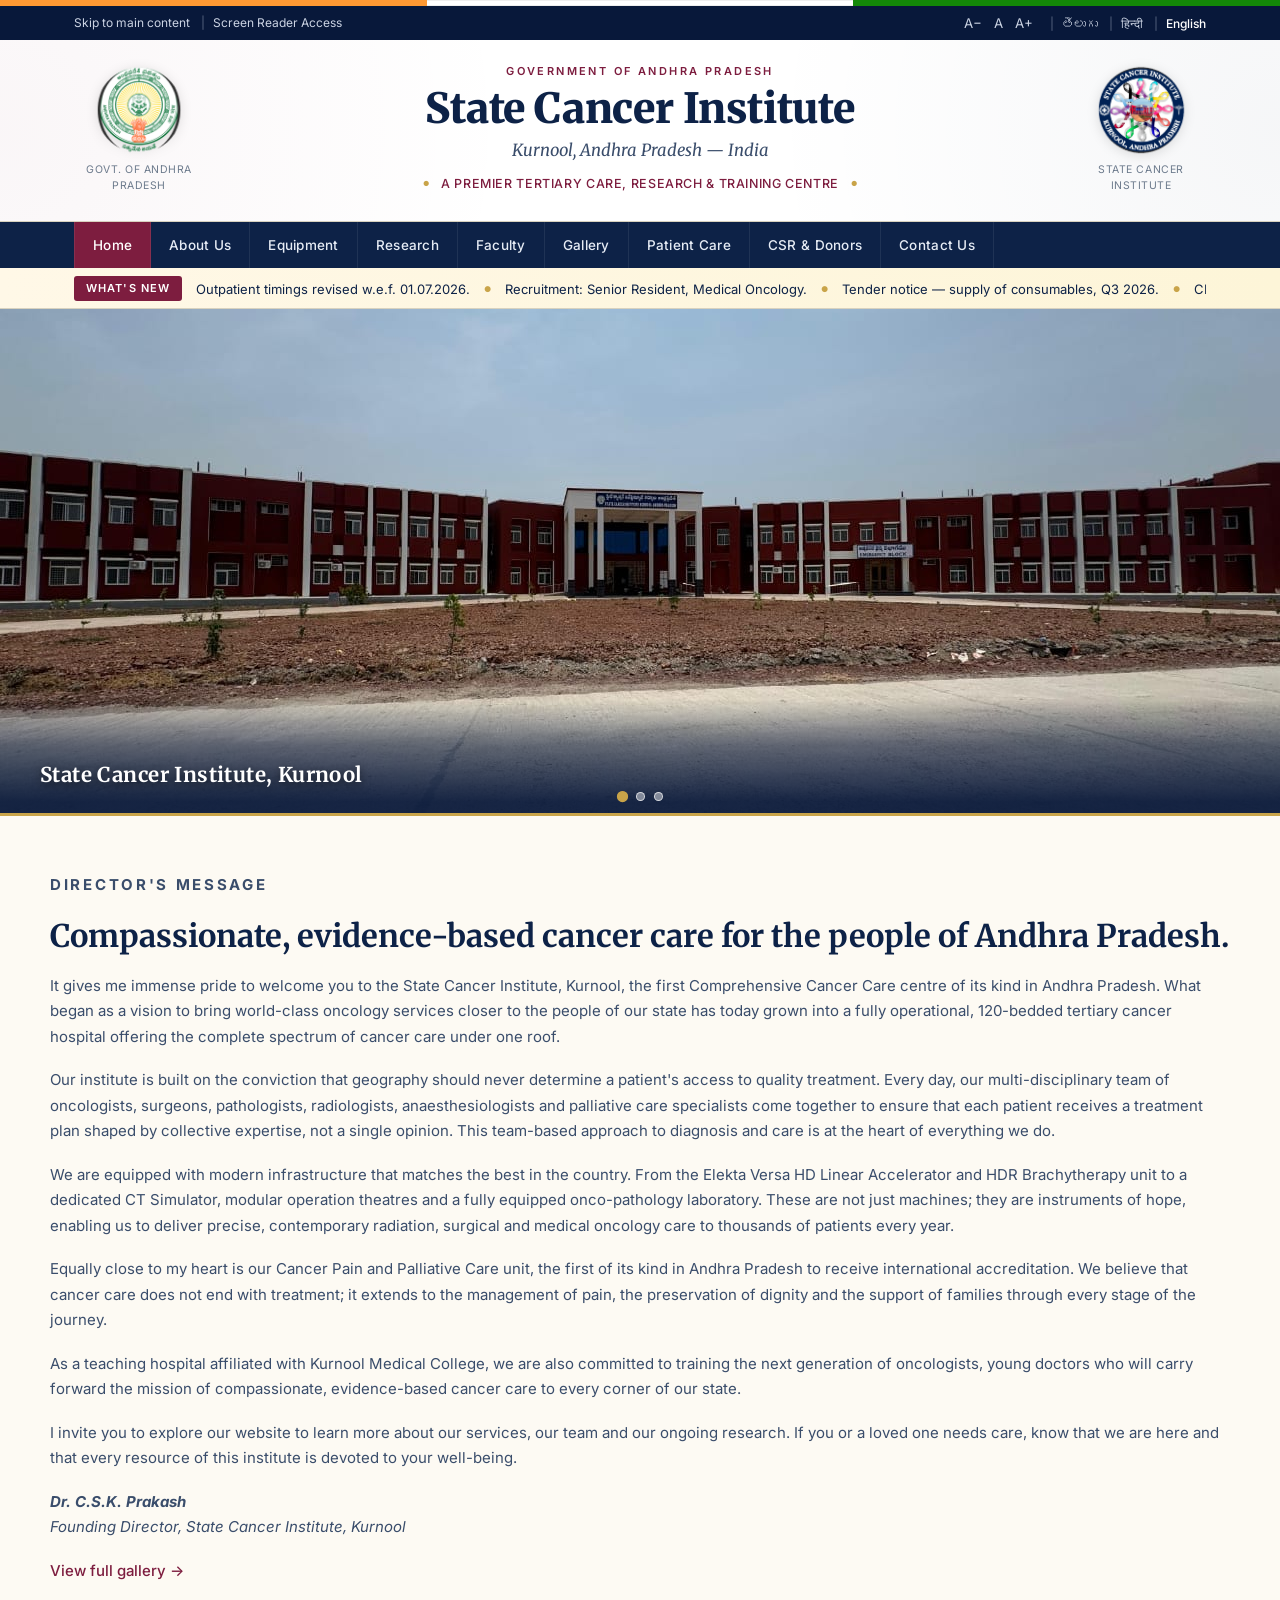
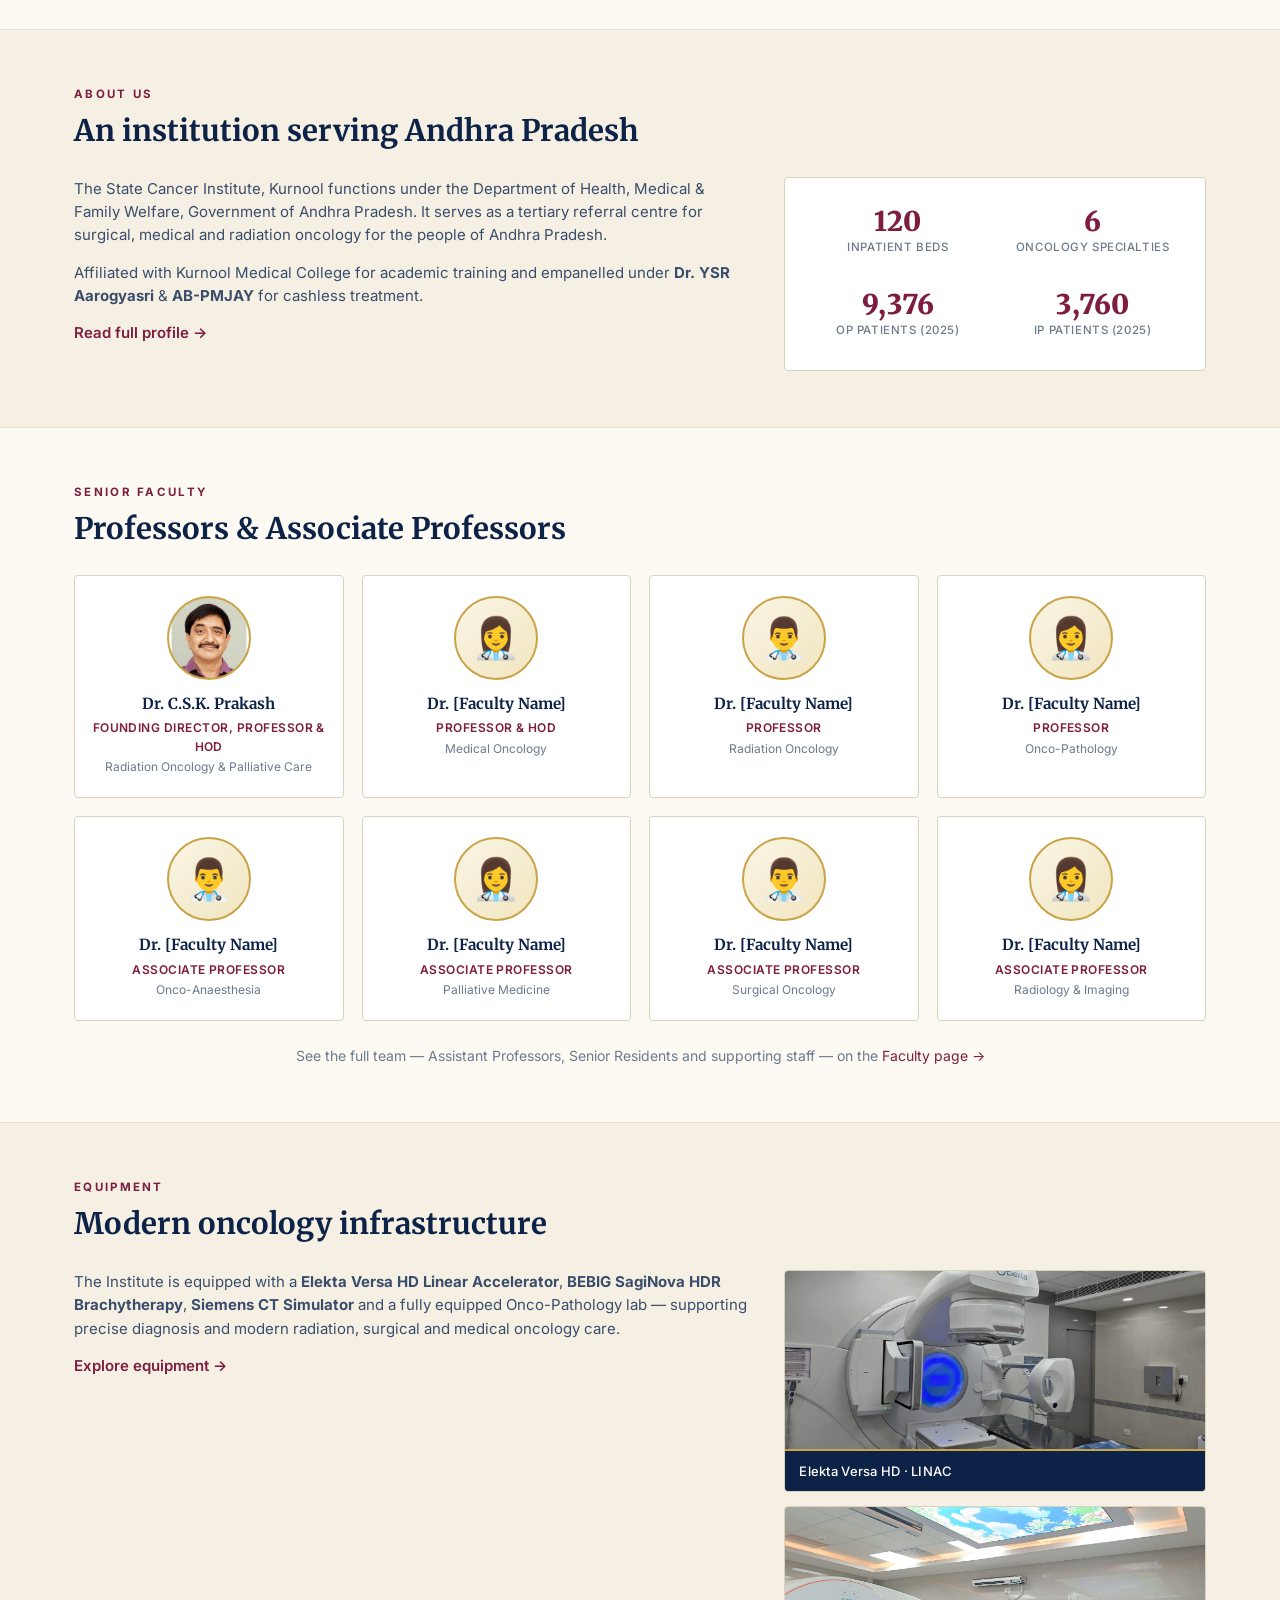
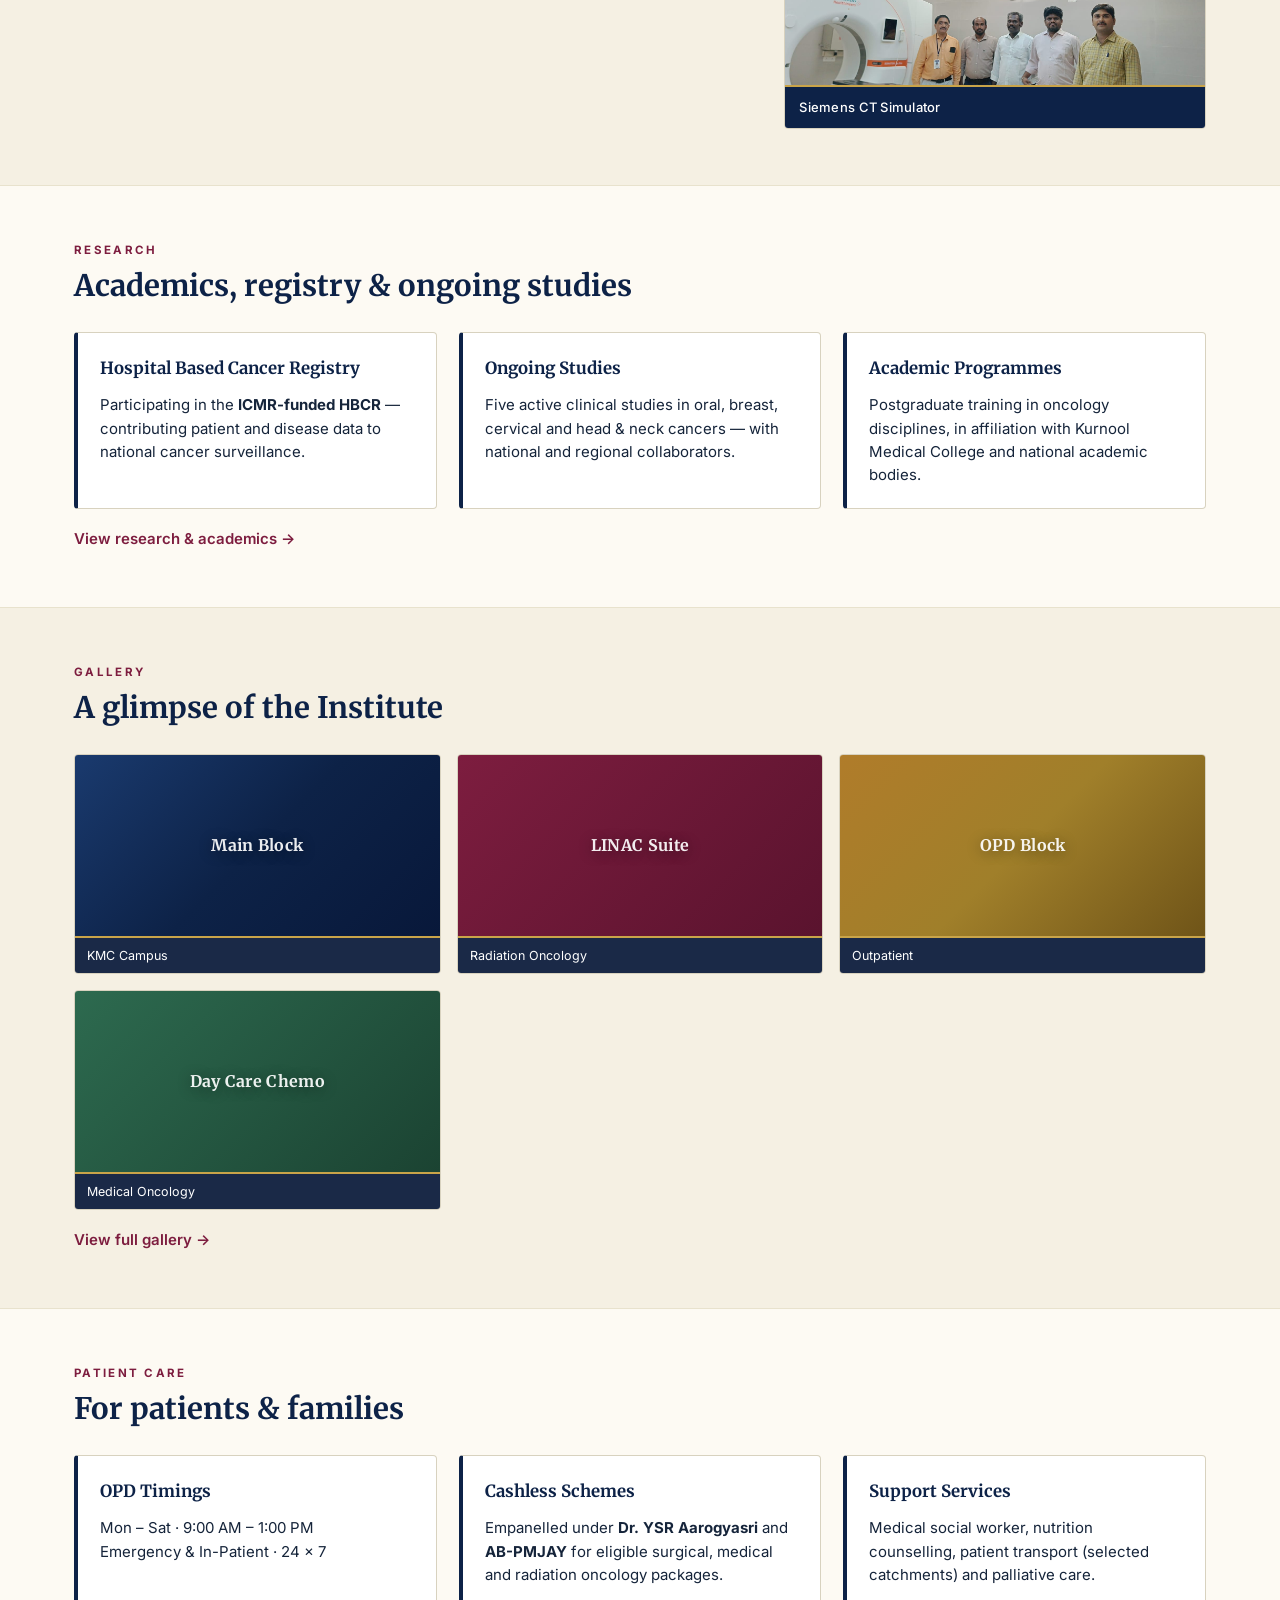
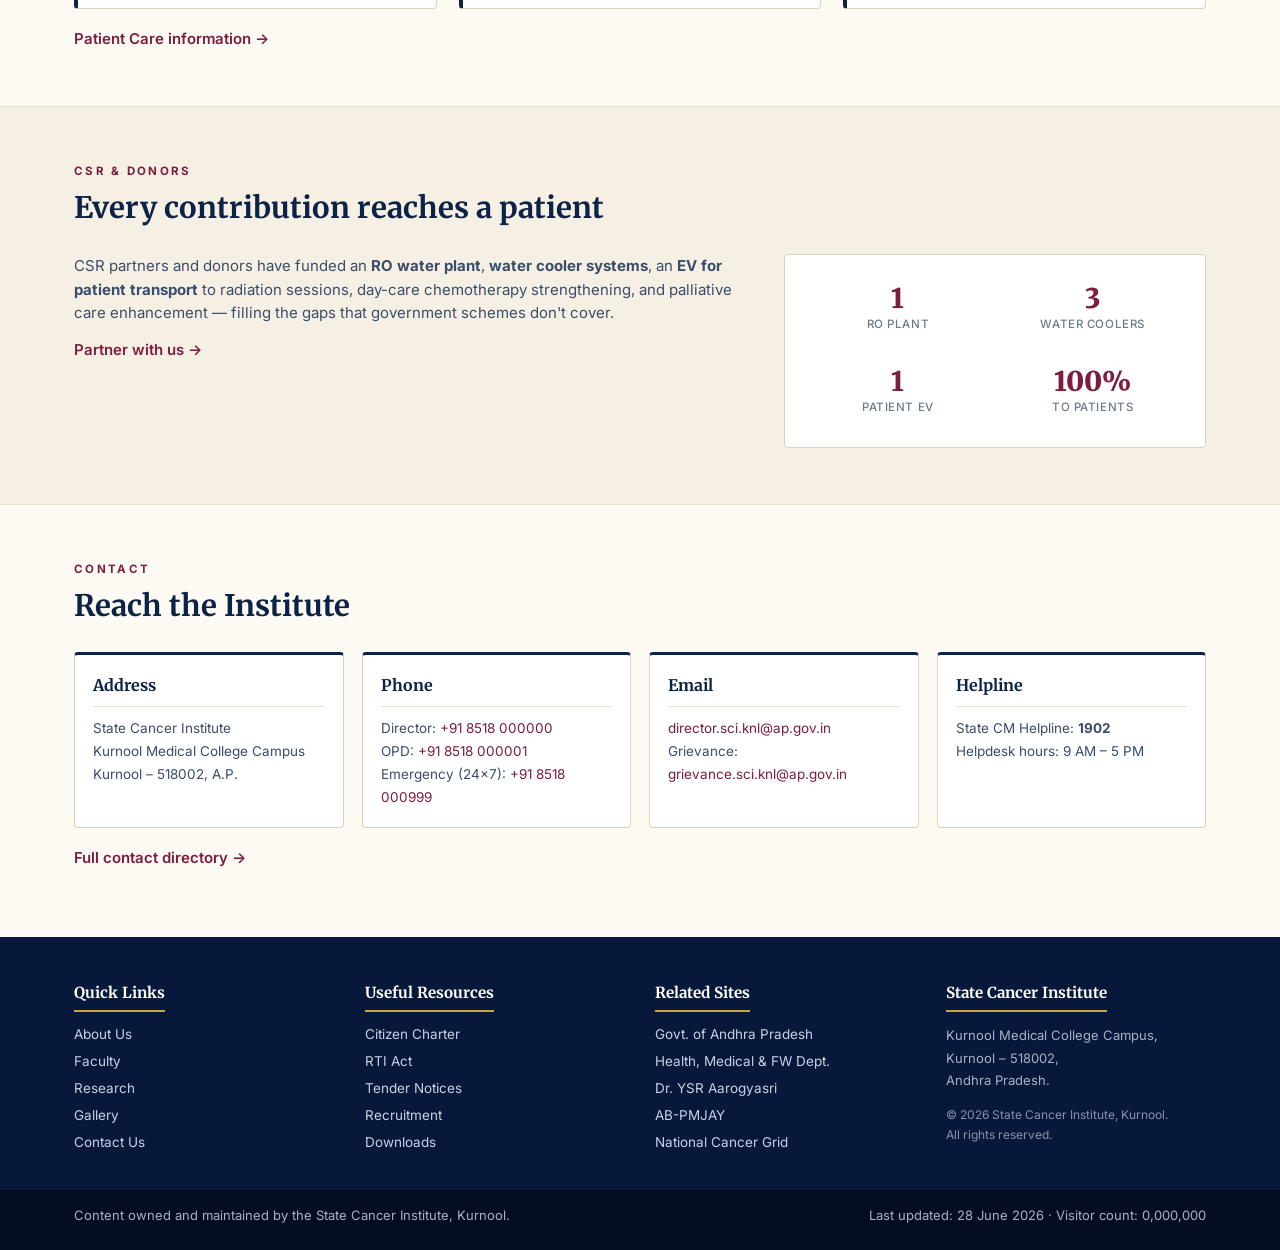
<file: index.html>
﻿<!DOCTYPE html>
<html lang="en">
<head>
  <meta charset="UTF-8" />
  <meta name="viewport" content="width=device-width, initial-scale=1.0" />
  <title>State Cancer Institute, Kurnool — Government of Andhra Pradesh</title>
  <link rel="preconnect" href="https://fonts.googleapis.com">
  <link rel="preconnect" href="https://fonts.gstatic.com" crossorigin>
  <link href="https://fonts.googleapis.com/css2?family=Merriweather:wght@400;700;900&family=Inter:wght@400;500;600;700&display=swap" rel="stylesheet">
  <link rel="stylesheet" href="styles.css" />
</head>
<body>

  <!-- ── SHARED HEADER ──────────────────────────────────────── -->
  <div class="tricolor" aria-hidden="true"><span></span><span></span><span></span></div>

  <div class="utility-bar">
    <div class="container util-inner">
      <div class="util-left">
        <a href="#main">Skip to main content</a>
        <span class="sep">|</span><a href="#">Screen Reader Access</a>
      </div>
      <div class="util-right">
        <button class="text-btn">A−</button><button class="text-btn">A</button><button class="text-btn">A+</button>
        <span class="sep">|</span><a href="#">తెలుగు</a>
        <span class="sep">|</span><a href="#">हिन्दी</a>
        <span class="sep">|</span><a href="#" class="emph">English</a>
      </div>
    </div>
  </div>

  <header class="masthead">
    <div class="container masthead-inner">
      <div class="emblem emblem-left">
        <img class="emblem-img" src="images/ap-emblem.png" alt="Government of Andhra Pradesh" />
        <p class="emblem-caption">Govt. of Andhra Pradesh</p>
      </div>
      <div class="title-block">
        <p class="overline">Government of Andhra Pradesh</p>
        <h1 class="institute-name">State Cancer Institute</h1>
        <p class="locale">Kurnool, Andhra Pradesh — India</p>
        <p class="tagline"><span class="dot">●</span> A premier tertiary care, research &amp; training centre <span class="dot">●</span></p>
      </div>
      <div class="emblem emblem-right">
        <img class="emblem-img" src="images/sci-emblem.png" alt="State Cancer Institute, Kurnool" />
        <p class="emblem-caption">State Cancer Institute</p>
      </div>
    </div>
  </header>

  <nav class="primary-nav" aria-label="Primary">
    <div class="container nav-inner">
      <ul>
        <li><a href="index.html" class="active">Home</a></li>
        <li><a href="about.html">About Us</a></li>
        <li><a href="equipment.html">Equipment</a></li>
        <li><a href="research.html">Research</a></li>
        <li><a href="faculty.html">Faculty</a></li>
        <li><a href="gallery.html">Gallery</a></li>
        <li><a href="patient-care.html">Patient Care</a></li>
        <li><a href="csr.html">CSR &amp; Donors</a></li>
        <li><a href="contact.html">Contact Us</a></li>
      </ul>
    </div>
  </nav>

  <div class="announcement">
    <div class="container ann-inner">
      <span class="ann-pill">What's New</span>
      <div class="marquee"><div class="marquee-inner">
        <a href="#">Outpatient timings revised w.e.f. 01.07.2026.</a><span class="sep-dot">●</span>
        <a href="#">Recruitment: Senior Resident, Medical Oncology.</a><span class="sep-dot">●</span>
        <a href="#">Tender notice — supply of consumables, Q3 2026.</a><span class="sep-dot">●</span>
        <a href="#">CME on Head &amp; Neck Cancers — registrations open.</a>
      </div></div>
    </div>
  </div>

  <main id="main">

    <!-- ── CAROUSEL (full-bleed) ────────────────────────────── -->
    <section class="carousel-wrap" aria-label="Institute gallery">
      <div class="carousel" id="carousel">
        <figure class="cslide">
          <div class="cimg cimg-photo cimg-building"><span>State Cancer Institute</span></div>
          <figcaption>State Cancer Institute, Kurnool</figcaption>
        </figure>
        <figure class="cslide">
          <div class="cimg-split">
            <div style="background-image:url('images/linac-elekta.jpg')" aria-label="Elekta Versa HD Linear Accelerator"></div>
            <div style="background-image:url('images/ct-simulator.jpg')" aria-label="Siemens CT Simulator"></div>
          </div>
          <figcaption>Radiation Oncology · LINAC &amp; CT Simulator</figcaption>
        </figure>
        <figure class="cslide">
          <div class="cimg-split">
            <div style="background-image:url('images/ot-1.jpg')" aria-label="Modular Operation Theatre"></div>
            <div style="background-image:url('images/treatment-planning.jpg')" aria-label="Treatment Planning Room"></div>
          </div>
          <figcaption>Modular OT · Treatment Planning</figcaption>
        </figure>
      </div>
    </section>

    <!-- ── DIRECTOR'S MESSAGE ───────────────────────────────── -->
    <section class="hero container">
      <div class="hero-text">
        <p class="kicker">Director's Message</p>
        <h2>Compassionate, evidence-based cancer care for the people of Andhra Pradesh.</h2>
        <p>
          It gives me immense pride to welcome you to the State Cancer Institute, Kurnool,
          the first Comprehensive Cancer Care centre of its kind in Andhra Pradesh. What
          began as a vision to bring world-class oncology services closer to the people of
          our state has today grown into a fully operational, 120-bedded tertiary cancer
          hospital offering the complete spectrum of cancer care under one roof.
        </p>
        <p>
          Our institute is built on the conviction that geography should never determine a
          patient's access to quality treatment. Every day, our multi-disciplinary team of
          oncologists, surgeons, pathologists, radiologists, anaesthesiologists and
          palliative care specialists come together to ensure that each patient receives a
          treatment plan shaped by collective expertise, not a single opinion. This
          team-based approach to diagnosis and care is at the heart of everything we do.
        </p>
        <p>
          We are equipped with modern infrastructure that matches the best in the country.
          From the Elekta Versa HD Linear Accelerator and HDR Brachytherapy unit to a
          dedicated CT Simulator, modular operation theatres and a fully equipped
          onco-pathology laboratory. These are not just machines; they are instruments of
          hope, enabling us to deliver precise, contemporary radiation, surgical and
          medical oncology care to thousands of patients every year.
        </p>
        <p>
          Equally close to my heart is our Cancer Pain and Palliative Care unit, the
          first of its kind in Andhra Pradesh to receive international accreditation. We
          believe that cancer care does not end with treatment; it extends to the
          management of pain, the preservation of dignity and the support of families
          through every stage of the journey.
        </p>
        <p>
          As a teaching hospital affiliated with Kurnool Medical College, we are also
          committed to training the next generation of oncologists, young doctors who
          will carry forward the mission of compassionate, evidence-based cancer care to
          every corner of our state.
        </p>
        <p>
          I invite you to explore our website to learn more about our services, our team
          and our ongoing research. If you or a loved one needs care, know that we are
          here and that every resource of this institute is devoted to your well-being.
        </p>
        <p class="signoff">
          <b>Dr. C.S.K. Prakash</b><br/>
          Founding Director, State Cancer Institute, Kurnool
        </p>
        <p class="gallery-link" style="text-align: left; margin-top: 12px;">
          <a href="gallery.html">View full gallery →</a>
        </p>
      </div>
    </section>

    <!-- ── ABOUT US (BRIEF) ─────────────────────────────────── -->
    <section class="section section-cream">
      <div class="container">
        <p class="section-eyebrow">About Us</p>
        <h2 class="section-title">An institution serving Andhra Pradesh</h2>
        <div class="about-grid">
          <div class="about-prose">
            <p>
              The State Cancer Institute, Kurnool functions under the Department of Health,
              Medical &amp; Family Welfare, Government of Andhra Pradesh. It serves as a
              tertiary referral centre for surgical, medical and radiation oncology for the
              people of Andhra Pradesh.
            </p>
            <p>
              Affiliated with Kurnool Medical College for academic training and empanelled
              under <b>Dr. YSR Aarogyasri</b> &amp; <b>AB-PMJAY</b> for cashless treatment.
            </p>
            <p><a href="about.html" class="inline-link">Read full profile →</a></p>
          </div>
          <div class="about-stats">
            <div class="stat"><p class="stat-num">120</p><p class="stat-lbl">Inpatient Beds</p></div>
            <div class="stat"><p class="stat-num">6</p><p class="stat-lbl">Oncology Specialties</p></div>
            <div class="stat"><p class="stat-num">9,376</p><p class="stat-lbl">OP Patients (2025)</p></div>
            <div class="stat"><p class="stat-num">3,760</p><p class="stat-lbl">IP Patients (2025)</p></div>
          </div>
        </div>
      </div>
    </section>

    <!-- ── SENIOR FACULTY (BRIEF) ──────────────────────────── -->
    <section class="section">
      <div class="container">
        <p class="section-eyebrow">Senior Faculty</p>
        <h2 class="section-title">Professors &amp; Associate Professors</h2>

        <div class="fac-grid">
          <article class="fac">
            <div class="fac-photo fac-photo-img" style="background-image:url('images/dr-csk-prakash.jpg')" role="img" aria-label="Dr. C.S.K. Prakash"></div>
            <h4>Dr. C.S.K. Prakash</h4>
            <p class="role">Founding Director, Professor &amp; HOD</p>
            <p class="dept">Radiation Oncology &amp; Palliative Care</p>
          </article>
          <article class="fac">
            <div class="fac-photo">👩‍⚕️</div>
            <h4>Dr. [Faculty Name]</h4>
            <p class="role">Professor &amp; HOD</p>
            <p class="dept">Medical Oncology</p>
          </article>
          <article class="fac">
            <div class="fac-photo">👨‍⚕️</div>
            <h4>Dr. [Faculty Name]</h4>
            <p class="role">Professor</p>
            <p class="dept">Radiation Oncology</p>
          </article>
          <article class="fac">
            <div class="fac-photo">👩‍⚕️</div>
            <h4>Dr. [Faculty Name]</h4>
            <p class="role">Professor</p>
            <p class="dept">Onco-Pathology</p>
          </article>
          <article class="fac">
            <div class="fac-photo">👨‍⚕️</div>
            <h4>Dr. [Faculty Name]</h4>
            <p class="role">Associate Professor</p>
            <p class="dept">Onco-Anaesthesia</p>
          </article>
          <article class="fac">
            <div class="fac-photo">👩‍⚕️</div>
            <h4>Dr. [Faculty Name]</h4>
            <p class="role">Associate Professor</p>
            <p class="dept">Palliative Medicine</p>
          </article>
          <article class="fac">
            <div class="fac-photo">👨‍⚕️</div>
            <h4>Dr. [Faculty Name]</h4>
            <p class="role">Associate Professor</p>
            <p class="dept">Surgical Oncology</p>
          </article>
          <article class="fac">
            <div class="fac-photo">👩‍⚕️</div>
            <h4>Dr. [Faculty Name]</h4>
            <p class="role">Associate Professor</p>
            <p class="dept">Radiology &amp; Imaging</p>
          </article>
        </div>

        <p class="faculty-note">
          See the full team — Assistant Professors, Senior Residents and supporting staff — on the
          <a href="faculty.html">Faculty page →</a>
        </p>
      </div>
    </section>

    <!-- ── EQUIPMENT (GLIMPSE) ──────────────────────────────── -->
    <section class="section section-cream">
      <div class="container">
        <p class="section-eyebrow">Equipment</p>
        <h2 class="section-title">Modern oncology infrastructure</h2>
        <div class="about-grid">
          <div class="about-prose">
            <p>
              The Institute is equipped with a <b>Elekta Versa HD Linear Accelerator</b>,
              <b>BEBIG SagiNova HDR Brachytherapy</b>, <b>Siemens CT Simulator</b> and a
              fully equipped Onco-Pathology lab — supporting precise diagnosis and modern
              radiation, surgical and medical oncology care.
            </p>
            <p><a href="equipment.html" class="inline-link">Explore equipment →</a></p>
          </div>
          <div class="eqp-photo-grid">
            <figure class="eqp-photo-tile">
              <div class="eqp-photo-img" style="background-image:url('images/linac-elekta.jpg')"></div>
              <figcaption>Elekta Versa HD · LINAC</figcaption>
            </figure>
            <figure class="eqp-photo-tile">
              <div class="eqp-photo-img" style="background-image:url('images/ct-simulator.jpg')"></div>
              <figcaption>Siemens CT Simulator</figcaption>
            </figure>
          </div>
        </div>
      </div>
    </section>

    <!-- ── RESEARCH (GLIMPSE) ───────────────────────────────── -->
    <section class="section">
      <div class="container">
        <p class="section-eyebrow">Research</p>
        <h2 class="section-title">Academics, registry &amp; ongoing studies</h2>
        <div class="research-grid">
          <div class="research-col">
            <h3>Hospital Based Cancer Registry</h3>
            <p>Participating in the <b>ICMR-funded HBCR</b> — contributing patient and disease data to national cancer surveillance.</p>
          </div>
          <div class="research-col">
            <h3>Ongoing Studies</h3>
            <p>Five active clinical studies in oral, breast, cervical and head &amp; neck cancers — with national and regional collaborators.</p>
          </div>
          <div class="research-col">
            <h3>Academic Programmes</h3>
            <p>Postgraduate training in oncology disciplines, in affiliation with Kurnool Medical College and national academic bodies.</p>
          </div>
        </div>
        <p style="margin-top: 18px;"><a href="research.html" class="inline-link">View research &amp; academics →</a></p>
      </div>
    </section>

    <!-- ── GALLERY (GLIMPSE) ────────────────────────────────── -->
    <section class="section section-cream">
      <div class="container">
        <p class="section-eyebrow">Gallery</p>
        <h2 class="section-title">A glimpse of the Institute</h2>
        <div class="gallery-page-grid">
          <figure class="gp-tile"><div class="cimg cimg-1"><span>Main Block</span></div><figcaption>KMC Campus</figcaption></figure>
          <figure class="gp-tile"><div class="cimg cimg-2"><span>LINAC Suite</span></div><figcaption>Radiation Oncology</figcaption></figure>
          <figure class="gp-tile"><div class="cimg cimg-3"><span>OPD Block</span></div><figcaption>Outpatient</figcaption></figure>
          <figure class="gp-tile"><div class="cimg cimg-4"><span>Day Care Chemo</span></div><figcaption>Medical Oncology</figcaption></figure>
        </div>
        <p style="margin-top: 18px;"><a href="gallery.html" class="inline-link">View full gallery →</a></p>
      </div>
    </section>

    <!-- ── PATIENT CARE (GLIMPSE) ───────────────────────────── -->
    <section class="section">
      <div class="container">
        <p class="section-eyebrow">Patient Care</p>
        <h2 class="section-title">For patients &amp; families</h2>
        <div class="research-grid">
          <div class="research-col">
            <h3>OPD Timings</h3>
            <p>Mon – Sat · 9:00 AM – 1:00 PM<br/>Emergency &amp; In-Patient · 24 × 7</p>
          </div>
          <div class="research-col">
            <h3>Cashless Schemes</h3>
            <p>Empanelled under <b>Dr. YSR Aarogyasri</b> and <b>AB-PMJAY</b> for eligible surgical, medical and radiation oncology packages.</p>
          </div>
          <div class="research-col">
            <h3>Support Services</h3>
            <p>Medical social worker, nutrition counselling, patient transport (selected catchments) and palliative care.</p>
          </div>
        </div>
        <p style="margin-top: 18px;"><a href="patient-care.html" class="inline-link">Patient Care information →</a></p>
      </div>
    </section>

    <!-- ── CSR & DONORS (GLIMPSE) ───────────────────────────── -->
    <section class="section section-cream">
      <div class="container">
        <p class="section-eyebrow">CSR &amp; Donors</p>
        <h2 class="section-title">Every contribution reaches a patient</h2>
        <div class="about-grid">
          <div class="about-prose">
            <p>
              CSR partners and donors have funded an <b>RO water plant</b>, <b>water cooler
              systems</b>, an <b>EV for patient transport</b> to radiation sessions,
              day-care chemotherapy strengthening, and palliative care enhancement —
              filling the gaps that government schemes don't cover.
            </p>
            <p><a href="csr.html" class="inline-link">Partner with us →</a></p>
          </div>
          <div class="about-stats">
            <div class="stat"><p class="stat-num">1</p><p class="stat-lbl">RO Plant</p></div>
            <div class="stat"><p class="stat-num">3</p><p class="stat-lbl">Water Coolers</p></div>
            <div class="stat"><p class="stat-num">1</p><p class="stat-lbl">Patient EV</p></div>
            <div class="stat"><p class="stat-num">100%</p><p class="stat-lbl">To Patients</p></div>
          </div>
        </div>
      </div>
    </section>

    <!-- ── CONTACT (GLIMPSE) ────────────────────────────────── -->
    <section class="section">
      <div class="container">
        <p class="section-eyebrow">Contact</p>
        <h2 class="section-title">Reach the Institute</h2>
        <div class="contact-grid">
          <div class="contact-block">
            <h3>Address</h3>
            <p>State Cancer Institute<br/>Kurnool Medical College Campus<br/>Kurnool – 518002, A.P.</p>
          </div>
          <div class="contact-block">
            <h3>Phone</h3>
            <p>Director: <a href="tel:+918518000000">+91 8518 000000</a><br/>OPD: <a href="tel:+918518000001">+91 8518 000001</a><br/>Emergency (24×7): <a href="tel:+918518000999">+91 8518 000999</a></p>
          </div>
          <div class="contact-block">
            <h3>Email</h3>
            <p><a href="mailto:director.sci.knl@ap.gov.in">director.sci.knl@ap.gov.in</a><br/>Grievance: <a href="mailto:grievance.sci.knl@ap.gov.in">grievance.sci.knl@ap.gov.in</a></p>
          </div>
          <div class="contact-block">
            <h3>Helpline</h3>
            <p>State CM Helpline: <b>1902</b><br/>Helpdesk hours: 9 AM – 5 PM</p>
          </div>
        </div>
        <p style="margin-top: 18px;"><a href="contact.html" class="inline-link">Full contact directory →</a></p>
      </div>
    </section>

  </main>

  <!-- ── SHARED FOOTER ───────────────────────────────────────── -->
  <footer class="site-footer">
    <div class="container footer-grid">
      <div>
        <h4>Quick Links</h4>
        <ul>
          <li><a href="about.html">About Us</a></li>
          <li><a href="faculty.html">Faculty</a></li>
          <li><a href="research.html">Research</a></li>
          <li><a href="gallery.html">Gallery</a></li>
          <li><a href="contact.html">Contact Us</a></li>
        </ul>
      </div>
      <div>
        <h4>Useful Resources</h4>
        <ul>
          <li><a href="#">Citizen Charter</a></li>
          <li><a href="#">RTI Act</a></li>
          <li><a href="#">Tender Notices</a></li>
          <li><a href="#">Recruitment</a></li>
          <li><a href="#">Downloads</a></li>
        </ul>
      </div>
      <div>
        <h4>Related Sites</h4>
        <ul>
          <li><a href="#">Govt. of Andhra Pradesh</a></li>
          <li><a href="#">Health, Medical &amp; FW Dept.</a></li>
          <li><a href="#">Dr. YSR Aarogyasri</a></li>
          <li><a href="#">AB-PMJAY</a></li>
          <li><a href="#">National Cancer Grid</a></li>
        </ul>
      </div>
      <div>
        <h4>State Cancer Institute</h4>
        <p>Kurnool Medical College Campus,<br/>Kurnool – 518002,<br/>Andhra Pradesh.</p>
        <p class="copy">© 2026 State Cancer Institute, Kurnool.<br/>All rights reserved.</p>
      </div>
    </div>
    <div class="footer-bottom">
      <div class="container fb-inner">
        <p>Content owned and maintained by the State Cancer Institute, Kurnool.</p>
        <p>Last updated: 28 June 2026 · Visitor count: 0,000,000</p>
      </div>
    </div>
  </footer>

  <script src="carousel.js"></script>
  <script src="ui.js"></script>
</body>
</html>
</file>
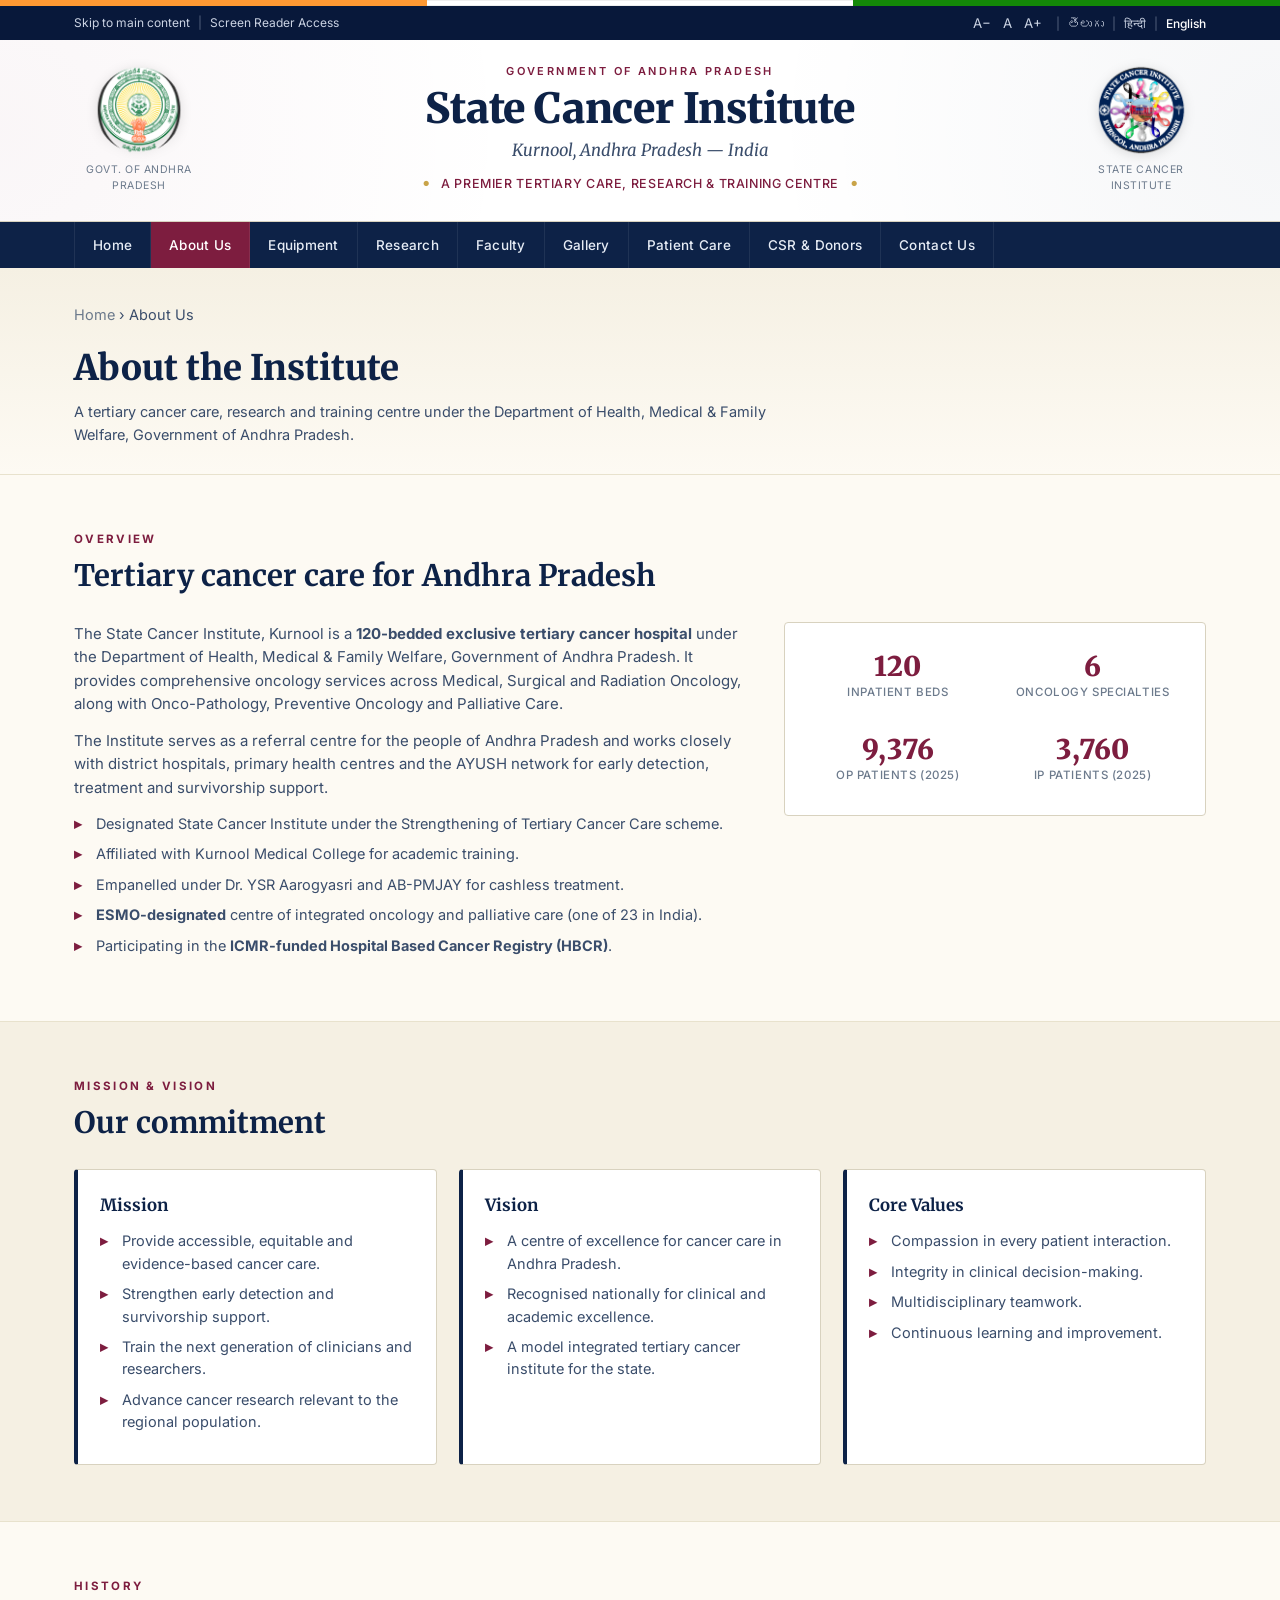
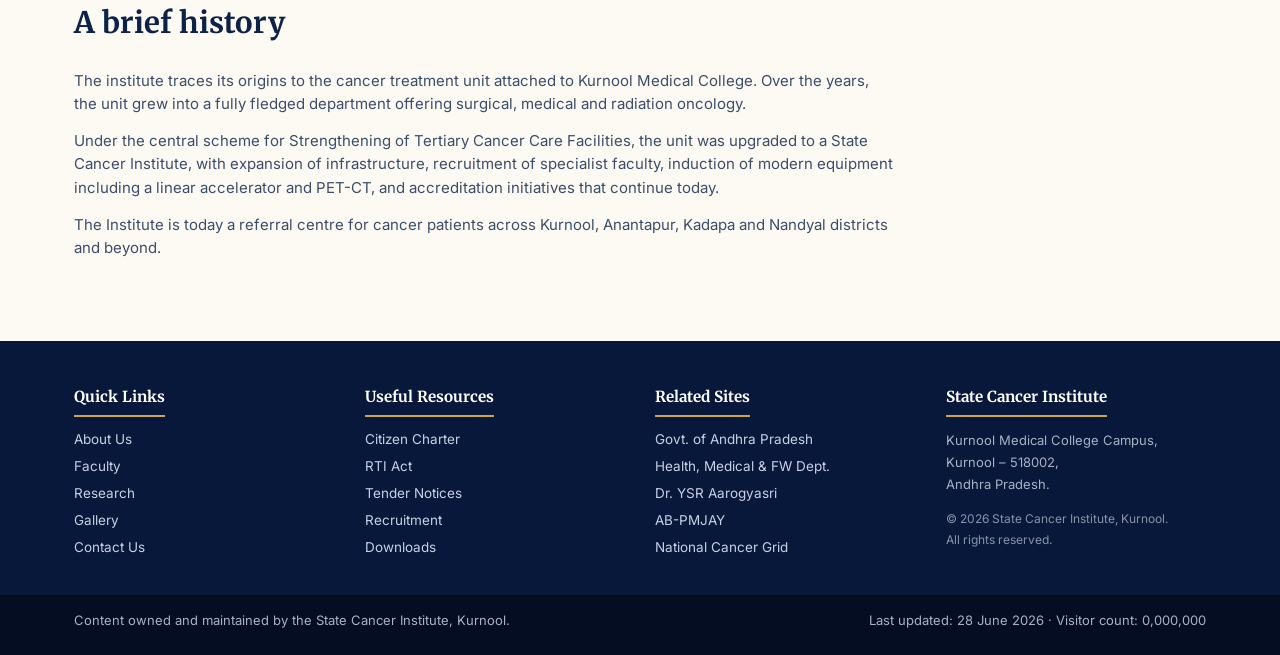
<file: about.html>
﻿<!DOCTYPE html>
<html lang="en">
<head>
  <meta charset="UTF-8" />
  <meta name="viewport" content="width=device-width, initial-scale=1.0" />
  <title>About Us — State Cancer Institute, Kurnool</title>
  <link rel="preconnect" href="https://fonts.googleapis.com">
  <link rel="preconnect" href="https://fonts.gstatic.com" crossorigin>
  <link href="https://fonts.googleapis.com/css2?family=Merriweather:wght@400;700;900&family=Inter:wght@400;500;600;700&display=swap" rel="stylesheet">
  <link rel="stylesheet" href="styles.css" />
</head>
<body>

  <div class="tricolor" aria-hidden="true"><span></span><span></span><span></span></div>
  <div class="utility-bar"><div class="container util-inner">
    <div class="util-left"><a href="#main">Skip to main content</a><span class="sep">|</span><a href="#">Screen Reader Access</a></div>
    <div class="util-right"><button class="text-btn">A−</button><button class="text-btn">A</button><button class="text-btn">A+</button><span class="sep">|</span><a href="#">తెలుగు</a><span class="sep">|</span><a href="#">हिन्दी</a><span class="sep">|</span><a href="#" class="emph">English</a></div>
  </div></div>

  <header class="masthead"><div class="container masthead-inner">
    <div class="emblem emblem-left"><img class="emblem-img" src="images/ap-emblem.png" alt="Government of Andhra Pradesh" /><p class="emblem-caption">Govt. of Andhra Pradesh</p></div>
    <div class="title-block"><p class="overline">Government of Andhra Pradesh</p><h1 class="institute-name">State Cancer Institute</h1><p class="locale">Kurnool, Andhra Pradesh — India</p><p class="tagline"><span class="dot">●</span> A premier tertiary care, research &amp; training centre <span class="dot">●</span></p></div>
    <div class="emblem emblem-right"><img class="emblem-img" src="images/sci-emblem.png" alt="State Cancer Institute, Kurnool" /><p class="emblem-caption">State Cancer Institute</p></div>
  </div></header>

  <nav class="primary-nav" aria-label="Primary"><div class="container nav-inner"><ul>
    <li><a href="index.html">Home</a></li>
    <li><a href="about.html" class="active">About Us</a></li>
    <li><a href="equipment.html">Equipment</a></li>
    <li><a href="research.html">Research</a></li>
    <li><a href="faculty.html">Faculty</a></li>
    <li><a href="gallery.html">Gallery</a></li>
    <li><a href="patient-care.html">Patient Care</a></li>
    <li><a href="csr.html">CSR &amp; Donors</a></li>
    <li><a href="contact.html">Contact Us</a></li>
  </ul></div></nav>

  <main id="main">
    <section class="page-hero">
      <div class="container">
        <p class="breadcrumb"><a href="index.html">Home</a> › About Us</p>
        <h1>About the Institute</h1>
        <p>A tertiary cancer care, research and training centre under the Department of Health, Medical &amp; Family Welfare, Government of Andhra Pradesh.</p>
      </div>
    </section>

    <section class="section">
      <div class="container">
        <p class="section-eyebrow">Overview</p>
        <h2 class="section-title">Tertiary cancer care for Andhra Pradesh</h2>
        <div class="about-grid">
          <div class="about-prose">
            <p>
              The State Cancer Institute, Kurnool is a <b>120-bedded exclusive tertiary
              cancer hospital</b> under the Department of Health, Medical &amp; Family
              Welfare, Government of Andhra Pradesh. It provides comprehensive oncology
              services across Medical, Surgical and Radiation Oncology, along with
              Onco-Pathology, Preventive Oncology and Palliative Care.
            </p>
            <p>
              The Institute serves as a referral centre for the people of Andhra Pradesh and
              works closely with district hospitals, primary health centres and the AYUSH
              network for early detection, treatment and survivorship support.
            </p>
            <ul class="bullets">
              <li>Designated State Cancer Institute under the Strengthening of Tertiary Cancer Care scheme.</li>
              <li>Affiliated with Kurnool Medical College for academic training.</li>
              <li>Empanelled under Dr. YSR Aarogyasri and AB-PMJAY for cashless treatment.</li>
              <li><b>ESMO-designated</b> centre of integrated oncology and palliative care (one of 23 in India).</li>
              <li>Participating in the <b>ICMR-funded Hospital Based Cancer Registry (HBCR)</b>.</li>
            </ul>
          </div>
          <div class="about-stats">
            <div class="stat"><p class="stat-num">120</p><p class="stat-lbl">Inpatient Beds</p></div>
            <div class="stat"><p class="stat-num">6</p><p class="stat-lbl">Oncology Specialties</p></div>
            <div class="stat"><p class="stat-num">9,376</p><p class="stat-lbl">OP Patients (2025)</p></div>
            <div class="stat"><p class="stat-num">3,760</p><p class="stat-lbl">IP Patients (2025)</p></div>
          </div>
        </div>
      </div>
    </section>

    <section class="section section-cream">
      <div class="container">
        <p class="section-eyebrow">Mission &amp; Vision</p>
        <h2 class="section-title">Our commitment</h2>
        <div class="research-grid">
          <div class="research-col">
            <h3>Mission</h3>
            <ul class="bullets">
              <li>Provide accessible, equitable and evidence-based cancer care.</li>
              <li>Strengthen early detection and survivorship support.</li>
              <li>Train the next generation of clinicians and researchers.</li>
              <li>Advance cancer research relevant to the regional population.</li>
            </ul>
          </div>
          <div class="research-col">
            <h3>Vision</h3>
            <ul class="bullets">
              <li>A centre of excellence for cancer care in Andhra Pradesh.</li>
              <li>Recognised nationally for clinical and academic excellence.</li>
              <li>A model integrated tertiary cancer institute for the state.</li>
            </ul>
          </div>
          <div class="research-col">
            <h3>Core Values</h3>
            <ul class="bullets">
              <li>Compassion in every patient interaction.</li>
              <li>Integrity in clinical decision-making.</li>
              <li>Multidisciplinary teamwork.</li>
              <li>Continuous learning and improvement.</li>
            </ul>
          </div>
        </div>
      </div>
    </section>

    <section class="section">
      <div class="container">
        <p class="section-eyebrow">History</p>
        <h2 class="section-title">A brief history</h2>
        <div class="about-prose" style="max-width: 820px;">
          <p>
            The institute traces its origins to the cancer treatment unit attached to Kurnool Medical College. Over the years, the unit grew into a fully fledged department offering surgical, medical and radiation oncology.
          </p>
          <p>
            Under the central scheme for Strengthening of Tertiary Cancer Care Facilities, the unit was upgraded to a State Cancer Institute, with expansion of infrastructure, recruitment of specialist faculty, induction of modern equipment including a linear accelerator and PET-CT, and accreditation initiatives that continue today.
          </p>
          <p>
            The Institute is today a referral centre for cancer patients across Kurnool, Anantapur, Kadapa and Nandyal districts and beyond.
          </p>
        </div>
      </div>
    </section>
  </main>

  <footer class="site-footer">
    <div class="container footer-grid">
      <div><h4>Quick Links</h4><ul><li><a href="about.html">About Us</a></li><li><a href="faculty.html">Faculty</a></li><li><a href="research.html">Research</a></li><li><a href="gallery.html">Gallery</a></li><li><a href="contact.html">Contact Us</a></li></ul></div>
      <div><h4>Useful Resources</h4><ul><li><a href="#">Citizen Charter</a></li><li><a href="#">RTI Act</a></li><li><a href="#">Tender Notices</a></li><li><a href="#">Recruitment</a></li><li><a href="#">Downloads</a></li></ul></div>
      <div><h4>Related Sites</h4><ul><li><a href="#">Govt. of Andhra Pradesh</a></li><li><a href="#">Health, Medical &amp; FW Dept.</a></li><li><a href="#">Dr. YSR Aarogyasri</a></li><li><a href="#">AB-PMJAY</a></li><li><a href="#">National Cancer Grid</a></li></ul></div>
      <div><h4>State Cancer Institute</h4><p>Kurnool Medical College Campus,<br/>Kurnool – 518002,<br/>Andhra Pradesh.</p><p class="copy">© 2026 State Cancer Institute, Kurnool.<br/>All rights reserved.</p></div>
    </div>
    <div class="footer-bottom"><div class="container fb-inner"><p>Content owned and maintained by the State Cancer Institute, Kurnool.</p><p>Last updated: 28 June 2026 · Visitor count: 0,000,000</p></div></div>
  </footer>

  <script src="ui.js"></script>
</body>
</html>
</file>
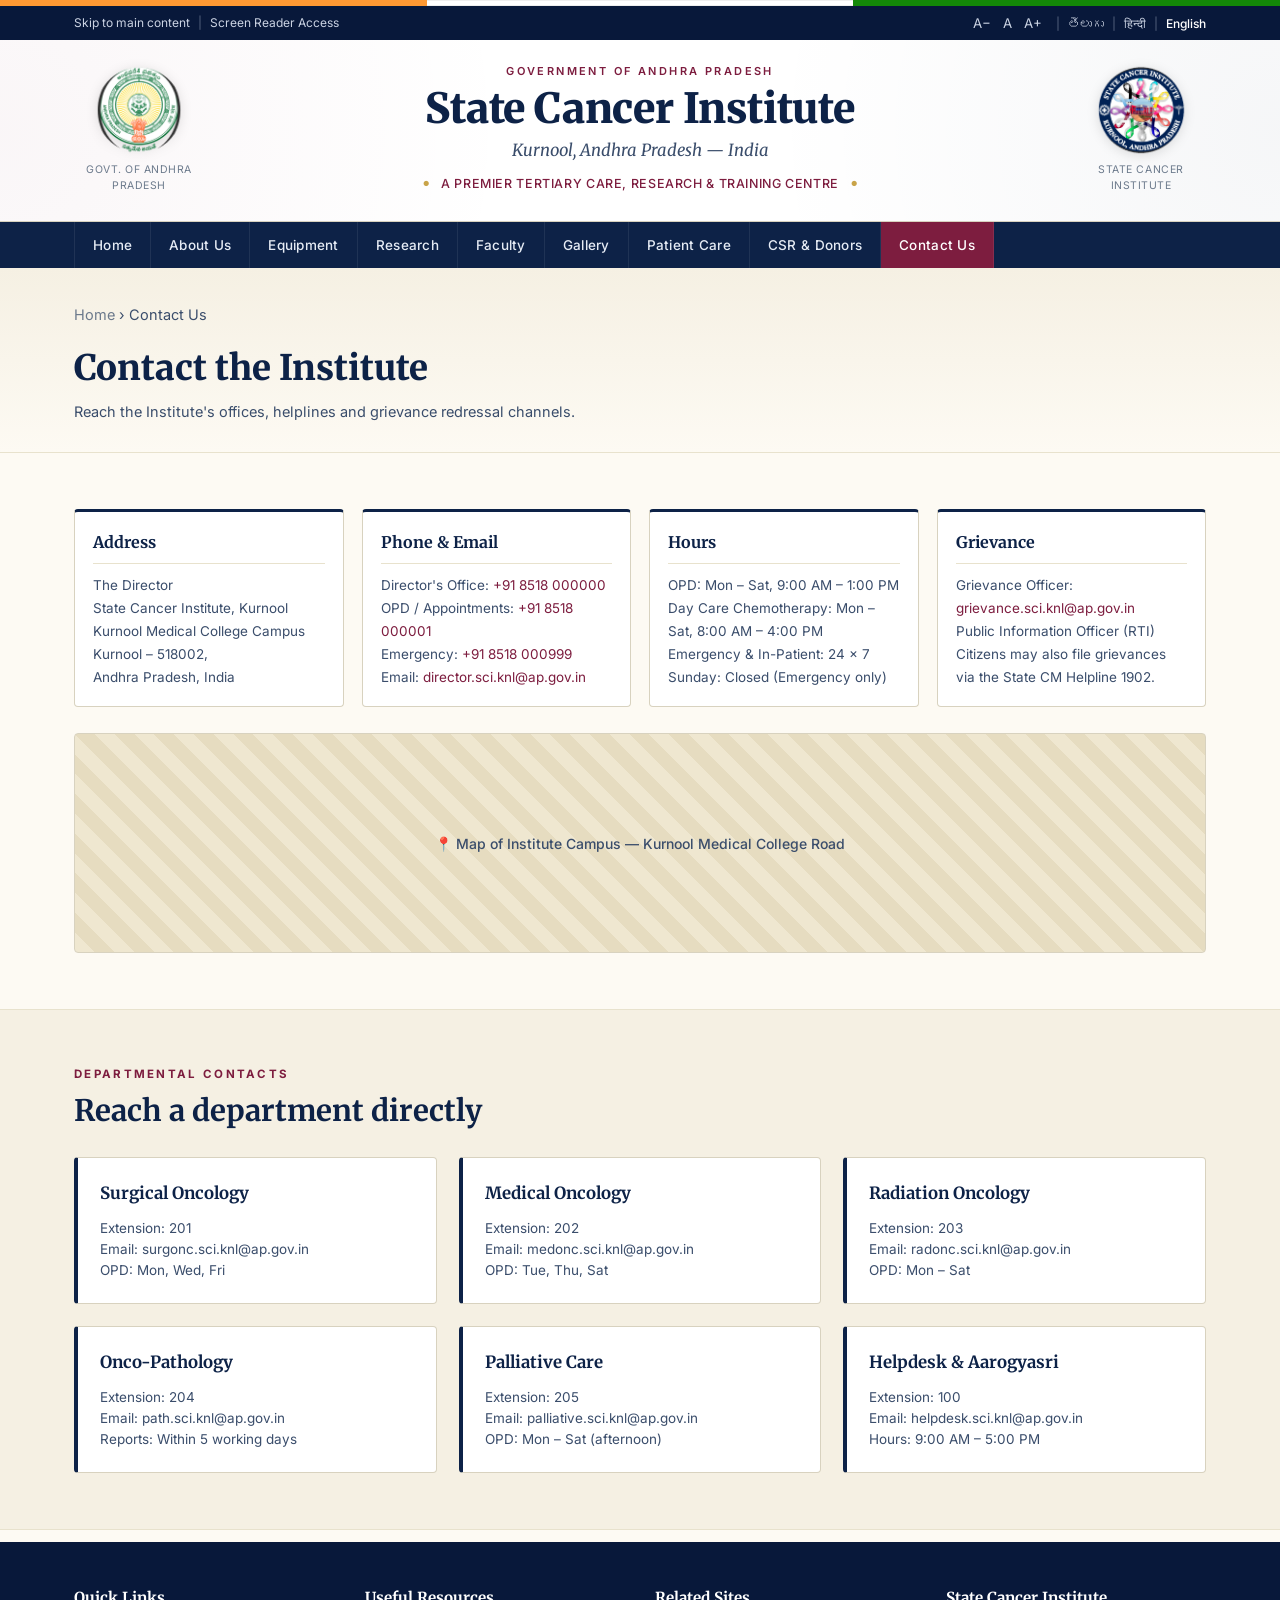
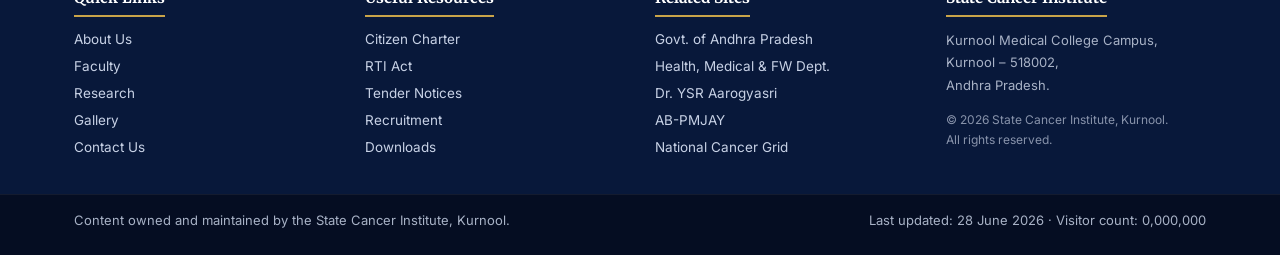
<file: contact.html>
﻿<!DOCTYPE html>
<html lang="en">
<head>
  <meta charset="UTF-8" />
  <meta name="viewport" content="width=device-width, initial-scale=1.0" />
  <title>Contact Us — State Cancer Institute, Kurnool</title>
  <link rel="preconnect" href="https://fonts.googleapis.com">
  <link rel="preconnect" href="https://fonts.gstatic.com" crossorigin>
  <link href="https://fonts.googleapis.com/css2?family=Merriweather:wght@400;700;900&family=Inter:wght@400;500;600;700&display=swap" rel="stylesheet">
  <link rel="stylesheet" href="styles.css" />
</head>
<body>

  <div class="tricolor" aria-hidden="true"><span></span><span></span><span></span></div>
  <div class="utility-bar"><div class="container util-inner">
    <div class="util-left"><a href="#main">Skip to main content</a><span class="sep">|</span><a href="#">Screen Reader Access</a></div>
    <div class="util-right"><button class="text-btn">A−</button><button class="text-btn">A</button><button class="text-btn">A+</button><span class="sep">|</span><a href="#">తెలుగు</a><span class="sep">|</span><a href="#">हिन्दी</a><span class="sep">|</span><a href="#" class="emph">English</a></div>
  </div></div>

  <header class="masthead"><div class="container masthead-inner">
    <div class="emblem emblem-left"><img class="emblem-img" src="images/ap-emblem.png" alt="Government of Andhra Pradesh" /><p class="emblem-caption">Govt. of Andhra Pradesh</p></div>
    <div class="title-block"><p class="overline">Government of Andhra Pradesh</p><h1 class="institute-name">State Cancer Institute</h1><p class="locale">Kurnool, Andhra Pradesh — India</p><p class="tagline"><span class="dot">●</span> A premier tertiary care, research &amp; training centre <span class="dot">●</span></p></div>
    <div class="emblem emblem-right"><img class="emblem-img" src="images/sci-emblem.png" alt="State Cancer Institute, Kurnool" /><p class="emblem-caption">State Cancer Institute</p></div>
  </div></header>

  <nav class="primary-nav" aria-label="Primary"><div class="container nav-inner"><ul>
    <li><a href="index.html">Home</a></li>
    <li><a href="about.html">About Us</a></li>
    <li><a href="equipment.html">Equipment</a></li>
    <li><a href="research.html">Research</a></li>
    <li><a href="faculty.html">Faculty</a></li>
    <li><a href="gallery.html">Gallery</a></li>
    <li><a href="patient-care.html">Patient Care</a></li>
    <li><a href="csr.html">CSR &amp; Donors</a></li>
    <li><a href="contact.html" class="active">Contact Us</a></li>
  </ul></div></nav>

  <main id="main">
    <section class="page-hero">
      <div class="container">
        <p class="breadcrumb"><a href="index.html">Home</a> › Contact Us</p>
        <h1>Contact the Institute</h1>
        <p>Reach the Institute's offices, helplines and grievance redressal channels.</p>
      </div>
    </section>

    <section class="section">
      <div class="container">
        <div class="contact-grid">
          <div class="contact-block">
            <h3>Address</h3>
            <p>
              The Director<br/>
              State Cancer Institute, Kurnool<br/>
              Kurnool Medical College Campus<br/>
              Kurnool – 518002,<br/>
              Andhra Pradesh, India
            </p>
          </div>
          <div class="contact-block">
            <h3>Phone &amp; Email</h3>
            <p>
              Director's Office: <a href="tel:+918518000000">+91 8518 000000</a><br/>
              OPD / Appointments: <a href="tel:+918518000001">+91 8518 000001</a><br/>
              Emergency: <a href="tel:+918518000999">+91 8518 000999</a><br/>
              Email: <a href="mailto:director.sci.knl@ap.gov.in">director.sci.knl@ap.gov.in</a>
            </p>
          </div>
          <div class="contact-block">
            <h3>Hours</h3>
            <p>
              OPD: Mon – Sat, 9:00 AM – 1:00 PM<br/>
              Day Care Chemotherapy: Mon – Sat, 8:00 AM – 4:00 PM<br/>
              Emergency &amp; In-Patient: 24 × 7<br/>
              Sunday: Closed (Emergency only)
            </p>
          </div>
          <div class="contact-block">
            <h3>Grievance</h3>
            <p>
              Grievance Officer: <a href="mailto:grievance.sci.knl@ap.gov.in">grievance.sci.knl@ap.gov.in</a><br/>
              Public Information Officer (RTI)<br/>
              Citizens may also file grievances via the State CM Helpline 1902.
            </p>
          </div>
        </div>

        <div class="map-placeholder" style="margin-top: 26px;">
          <span>📍 Map of Institute Campus — Kurnool Medical College Road</span>
        </div>
      </div>
    </section>

    <section class="section section-cream">
      <div class="container">
        <p class="section-eyebrow">Departmental Contacts</p>
        <h2 class="section-title">Reach a department directly</h2>
        <div class="research-grid">
          <div class="research-col">
            <h3>Surgical Oncology</h3>
            <p style="font-size: 13.5px; color: var(--ink-soft);">
              Extension: 201<br/>
              Email: surgonc.sci.knl@ap.gov.in<br/>
              OPD: Mon, Wed, Fri
            </p>
          </div>
          <div class="research-col">
            <h3>Medical Oncology</h3>
            <p style="font-size: 13.5px; color: var(--ink-soft);">
              Extension: 202<br/>
              Email: medonc.sci.knl@ap.gov.in<br/>
              OPD: Tue, Thu, Sat
            </p>
          </div>
          <div class="research-col">
            <h3>Radiation Oncology</h3>
            <p style="font-size: 13.5px; color: var(--ink-soft);">
              Extension: 203<br/>
              Email: radonc.sci.knl@ap.gov.in<br/>
              OPD: Mon – Sat
            </p>
          </div>
          <div class="research-col">
            <h3>Onco-Pathology</h3>
            <p style="font-size: 13.5px; color: var(--ink-soft);">
              Extension: 204<br/>
              Email: path.sci.knl@ap.gov.in<br/>
              Reports: Within 5 working days
            </p>
          </div>
          <div class="research-col">
            <h3>Palliative Care</h3>
            <p style="font-size: 13.5px; color: var(--ink-soft);">
              Extension: 205<br/>
              Email: palliative.sci.knl@ap.gov.in<br/>
              OPD: Mon – Sat (afternoon)
            </p>
          </div>
          <div class="research-col">
            <h3>Helpdesk &amp; Aarogyasri</h3>
            <p style="font-size: 13.5px; color: var(--ink-soft);">
              Extension: 100<br/>
              Email: helpdesk.sci.knl@ap.gov.in<br/>
              Hours: 9:00 AM – 5:00 PM
            </p>
          </div>
        </div>
      </div>
    </section>
  </main>

  <footer class="site-footer">
    <div class="container footer-grid">
      <div><h4>Quick Links</h4><ul><li><a href="about.html">About Us</a></li><li><a href="faculty.html">Faculty</a></li><li><a href="research.html">Research</a></li><li><a href="gallery.html">Gallery</a></li><li><a href="contact.html">Contact Us</a></li></ul></div>
      <div><h4>Useful Resources</h4><ul><li><a href="#">Citizen Charter</a></li><li><a href="#">RTI Act</a></li><li><a href="#">Tender Notices</a></li><li><a href="#">Recruitment</a></li><li><a href="#">Downloads</a></li></ul></div>
      <div><h4>Related Sites</h4><ul><li><a href="#">Govt. of Andhra Pradesh</a></li><li><a href="#">Health, Medical &amp; FW Dept.</a></li><li><a href="#">Dr. YSR Aarogyasri</a></li><li><a href="#">AB-PMJAY</a></li><li><a href="#">National Cancer Grid</a></li></ul></div>
      <div><h4>State Cancer Institute</h4><p>Kurnool Medical College Campus,<br/>Kurnool – 518002,<br/>Andhra Pradesh.</p><p class="copy">© 2026 State Cancer Institute, Kurnool.<br/>All rights reserved.</p></div>
    </div>
    <div class="footer-bottom"><div class="container fb-inner"><p>Content owned and maintained by the State Cancer Institute, Kurnool.</p><p>Last updated: 28 June 2026 · Visitor count: 0,000,000</p></div></div>
  </footer>

  <script src="ui.js"></script>
</body>
</html>
</file>
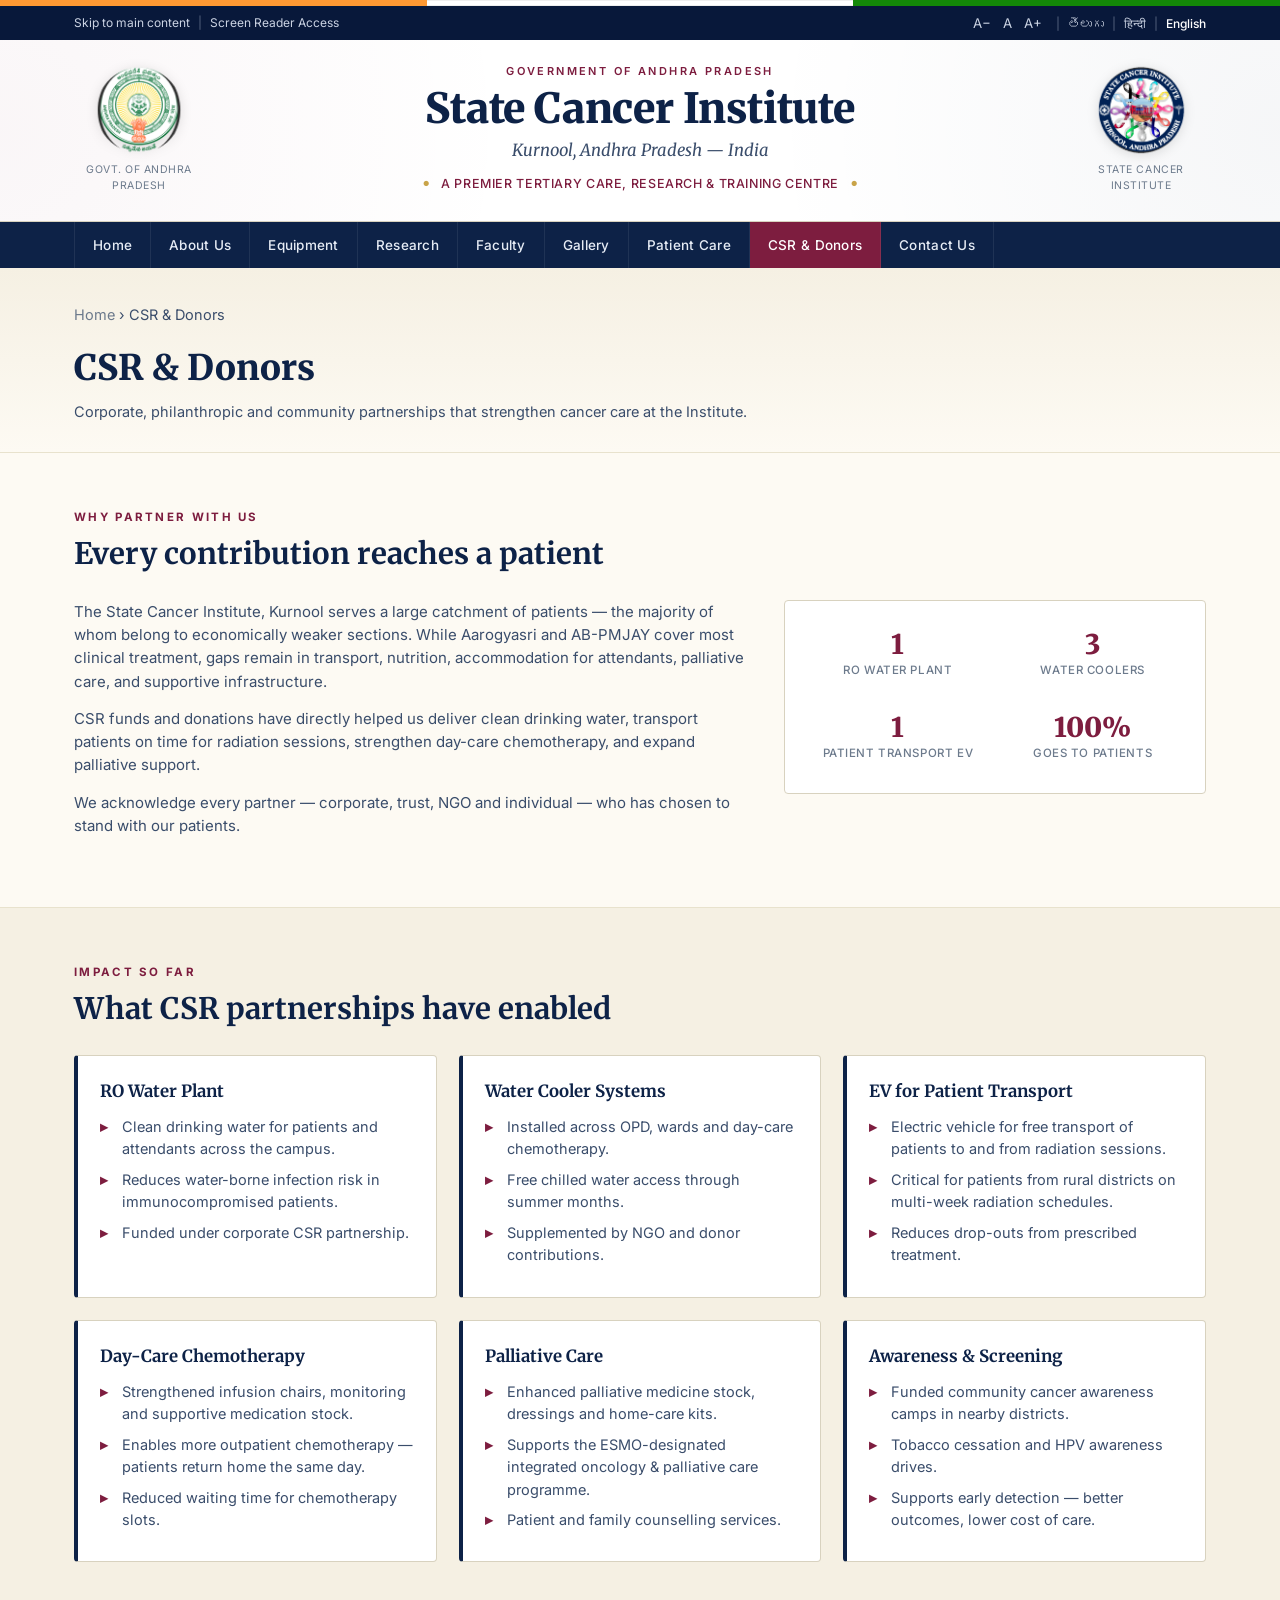
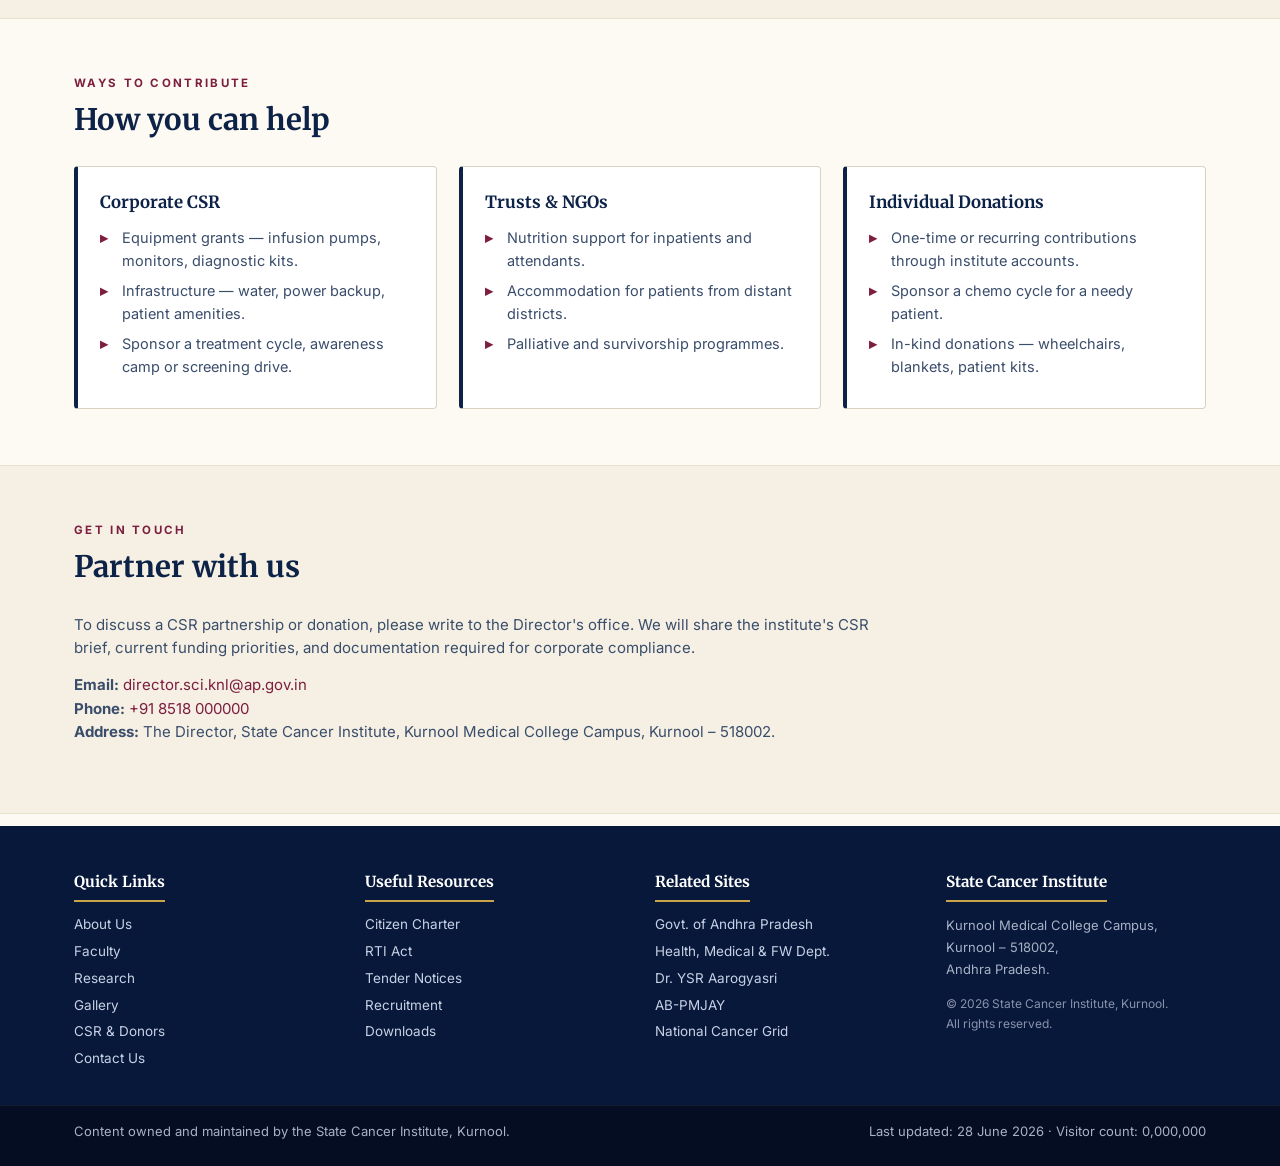
<file: csr.html>
<!DOCTYPE html>
<html lang="en">
<head>
  <meta charset="UTF-8" />
  <meta name="viewport" content="width=device-width, initial-scale=1.0" />
  <title>CSR &amp; Donors — State Cancer Institute, Kurnool</title>
  <link rel="preconnect" href="https://fonts.googleapis.com">
  <link rel="preconnect" href="https://fonts.gstatic.com" crossorigin>
  <link href="https://fonts.googleapis.com/css2?family=Merriweather:wght@400;700;900&family=Inter:wght@400;500;600;700&display=swap" rel="stylesheet">
  <link rel="stylesheet" href="styles.css" />
</head>
<body>

  <div class="tricolor" aria-hidden="true"><span></span><span></span><span></span></div>
  <div class="utility-bar"><div class="container util-inner">
    <div class="util-left"><a href="#main">Skip to main content</a><span class="sep">|</span><a href="#">Screen Reader Access</a></div>
    <div class="util-right"><button class="text-btn">A−</button><button class="text-btn">A</button><button class="text-btn">A+</button><span class="sep">|</span><a href="#">తెలుగు</a><span class="sep">|</span><a href="#">हिन्दी</a><span class="sep">|</span><a href="#" class="emph">English</a></div>
  </div></div>

  <header class="masthead"><div class="container masthead-inner">
    <div class="emblem emblem-left"><img class="emblem-img" src="images/ap-emblem.png" alt="Government of Andhra Pradesh" /><p class="emblem-caption">Govt. of Andhra Pradesh</p></div>
    <div class="title-block"><p class="overline">Government of Andhra Pradesh</p><h1 class="institute-name">State Cancer Institute</h1><p class="locale">Kurnool, Andhra Pradesh — India</p><p class="tagline"><span class="dot">●</span> A premier tertiary care, research &amp; training centre <span class="dot">●</span></p></div>
    <div class="emblem emblem-right"><img class="emblem-img" src="images/sci-emblem.png" alt="State Cancer Institute, Kurnool" /><p class="emblem-caption">State Cancer Institute</p></div>
  </div></header>

  <nav class="primary-nav" aria-label="Primary"><div class="container nav-inner"><ul>
    <li><a href="index.html">Home</a></li>
    <li><a href="about.html">About Us</a></li>
    <li><a href="equipment.html">Equipment</a></li>
    <li><a href="research.html">Research</a></li>
    <li><a href="faculty.html">Faculty</a></li>
    <li><a href="gallery.html">Gallery</a></li>
    <li><a href="patient-care.html">Patient Care</a></li>
    <li><a href="csr.html" class="active">CSR &amp; Donors</a></li>
    <li><a href="contact.html">Contact Us</a></li>
  </ul></div></nav>

  <main id="main">
    <section class="page-hero">
      <div class="container">
        <p class="breadcrumb"><a href="index.html">Home</a> › CSR &amp; Donors</p>
        <h1>CSR &amp; Donors</h1>
        <p>Corporate, philanthropic and community partnerships that strengthen cancer care at the Institute.</p>
      </div>
    </section>

    <section class="section">
      <div class="container">
        <p class="section-eyebrow">Why Partner With Us</p>
        <h2 class="section-title">Every contribution reaches a patient</h2>
        <div class="about-grid">
          <div class="about-prose">
            <p>
              The State Cancer Institute, Kurnool serves a large catchment of patients —
              the majority of whom belong to economically weaker sections. While Aarogyasri
              and AB-PMJAY cover most clinical treatment, gaps remain in transport, nutrition,
              accommodation for attendants, palliative care, and supportive infrastructure.
            </p>
            <p>
              CSR funds and donations have directly helped us deliver clean drinking water,
              transport patients on time for radiation sessions, strengthen day-care
              chemotherapy, and expand palliative support.
            </p>
            <p>
              We acknowledge every partner — corporate, trust, NGO and individual — who has
              chosen to stand with our patients.
            </p>
          </div>
          <div class="about-stats">
            <div class="stat"><p class="stat-num">1</p><p class="stat-lbl">RO Water Plant</p></div>
            <div class="stat"><p class="stat-num">3</p><p class="stat-lbl">Water Coolers</p></div>
            <div class="stat"><p class="stat-num">1</p><p class="stat-lbl">Patient Transport EV</p></div>
            <div class="stat"><p class="stat-num">100%</p><p class="stat-lbl">Goes to Patients</p></div>
          </div>
        </div>
      </div>
    </section>

    <section class="section section-cream">
      <div class="container">
        <p class="section-eyebrow">Impact So Far</p>
        <h2 class="section-title">What CSR partnerships have enabled</h2>
        <div class="research-grid">
          <div class="research-col">
            <h3>RO Water Plant</h3>
            <ul class="bullets">
              <li>Clean drinking water for patients and attendants across the campus.</li>
              <li>Reduces water-borne infection risk in immunocompromised patients.</li>
              <li>Funded under corporate CSR partnership.</li>
            </ul>
          </div>
          <div class="research-col">
            <h3>Water Cooler Systems</h3>
            <ul class="bullets">
              <li>Installed across OPD, wards and day-care chemotherapy.</li>
              <li>Free chilled water access through summer months.</li>
              <li>Supplemented by NGO and donor contributions.</li>
            </ul>
          </div>
          <div class="research-col">
            <h3>EV for Patient Transport</h3>
            <ul class="bullets">
              <li>Electric vehicle for free transport of patients to and from radiation sessions.</li>
              <li>Critical for patients from rural districts on multi-week radiation schedules.</li>
              <li>Reduces drop-outs from prescribed treatment.</li>
            </ul>
          </div>
          <div class="research-col">
            <h3>Day-Care Chemotherapy</h3>
            <ul class="bullets">
              <li>Strengthened infusion chairs, monitoring and supportive medication stock.</li>
              <li>Enables more outpatient chemotherapy — patients return home the same day.</li>
              <li>Reduced waiting time for chemotherapy slots.</li>
            </ul>
          </div>
          <div class="research-col">
            <h3>Palliative Care</h3>
            <ul class="bullets">
              <li>Enhanced palliative medicine stock, dressings and home-care kits.</li>
              <li>Supports the ESMO-designated integrated oncology &amp; palliative care programme.</li>
              <li>Patient and family counselling services.</li>
            </ul>
          </div>
          <div class="research-col">
            <h3>Awareness &amp; Screening</h3>
            <ul class="bullets">
              <li>Funded community cancer awareness camps in nearby districts.</li>
              <li>Tobacco cessation and HPV awareness drives.</li>
              <li>Supports early detection — better outcomes, lower cost of care.</li>
            </ul>
          </div>
        </div>
      </div>
    </section>

    <section class="section">
      <div class="container">
        <p class="section-eyebrow">Ways to Contribute</p>
        <h2 class="section-title">How you can help</h2>
        <div class="research-grid">
          <div class="research-col">
            <h3>Corporate CSR</h3>
            <ul class="bullets">
              <li>Equipment grants — infusion pumps, monitors, diagnostic kits.</li>
              <li>Infrastructure — water, power backup, patient amenities.</li>
              <li>Sponsor a treatment cycle, awareness camp or screening drive.</li>
            </ul>
          </div>
          <div class="research-col">
            <h3>Trusts &amp; NGOs</h3>
            <ul class="bullets">
              <li>Nutrition support for inpatients and attendants.</li>
              <li>Accommodation for patients from distant districts.</li>
              <li>Palliative and survivorship programmes.</li>
            </ul>
          </div>
          <div class="research-col">
            <h3>Individual Donations</h3>
            <ul class="bullets">
              <li>One-time or recurring contributions through institute accounts.</li>
              <li>Sponsor a chemo cycle for a needy patient.</li>
              <li>In-kind donations — wheelchairs, blankets, patient kits.</li>
            </ul>
          </div>
        </div>
      </div>
    </section>

    <section class="section section-cream">
      <div class="container">
        <p class="section-eyebrow">Get in Touch</p>
        <h2 class="section-title">Partner with us</h2>
        <div class="about-prose" style="max-width: 820px;">
          <p>
            To discuss a CSR partnership or donation, please write to the Director's office.
            We will share the institute's CSR brief, current funding priorities, and
            documentation required for corporate compliance.
          </p>
          <p>
            <b>Email:</b> <a href="mailto:director.sci.knl@ap.gov.in">director.sci.knl@ap.gov.in</a><br/>
            <b>Phone:</b> <a href="tel:+918518000000">+91 8518 000000</a><br/>
            <b>Address:</b> The Director, State Cancer Institute, Kurnool Medical College Campus, Kurnool – 518002.
          </p>
        </div>
      </div>
    </section>
  </main>

  <footer class="site-footer">
    <div class="container footer-grid">
      <div><h4>Quick Links</h4><ul><li><a href="about.html">About Us</a></li><li><a href="faculty.html">Faculty</a></li><li><a href="research.html">Research</a></li><li><a href="gallery.html">Gallery</a></li><li><a href="csr.html">CSR &amp; Donors</a></li><li><a href="contact.html">Contact Us</a></li></ul></div>
      <div><h4>Useful Resources</h4><ul><li><a href="#">Citizen Charter</a></li><li><a href="#">RTI Act</a></li><li><a href="#">Tender Notices</a></li><li><a href="#">Recruitment</a></li><li><a href="#">Downloads</a></li></ul></div>
      <div><h4>Related Sites</h4><ul><li><a href="#">Govt. of Andhra Pradesh</a></li><li><a href="#">Health, Medical &amp; FW Dept.</a></li><li><a href="#">Dr. YSR Aarogyasri</a></li><li><a href="#">AB-PMJAY</a></li><li><a href="#">National Cancer Grid</a></li></ul></div>
      <div><h4>State Cancer Institute</h4><p>Kurnool Medical College Campus,<br/>Kurnool – 518002,<br/>Andhra Pradesh.</p><p class="copy">© 2026 State Cancer Institute, Kurnool.<br/>All rights reserved.</p></div>
    </div>
    <div class="footer-bottom"><div class="container fb-inner"><p>Content owned and maintained by the State Cancer Institute, Kurnool.</p><p>Last updated: 28 June 2026 · Visitor count: 0,000,000</p></div></div>
  </footer>

  <script src="ui.js"></script>
</body>
</html>
</file>
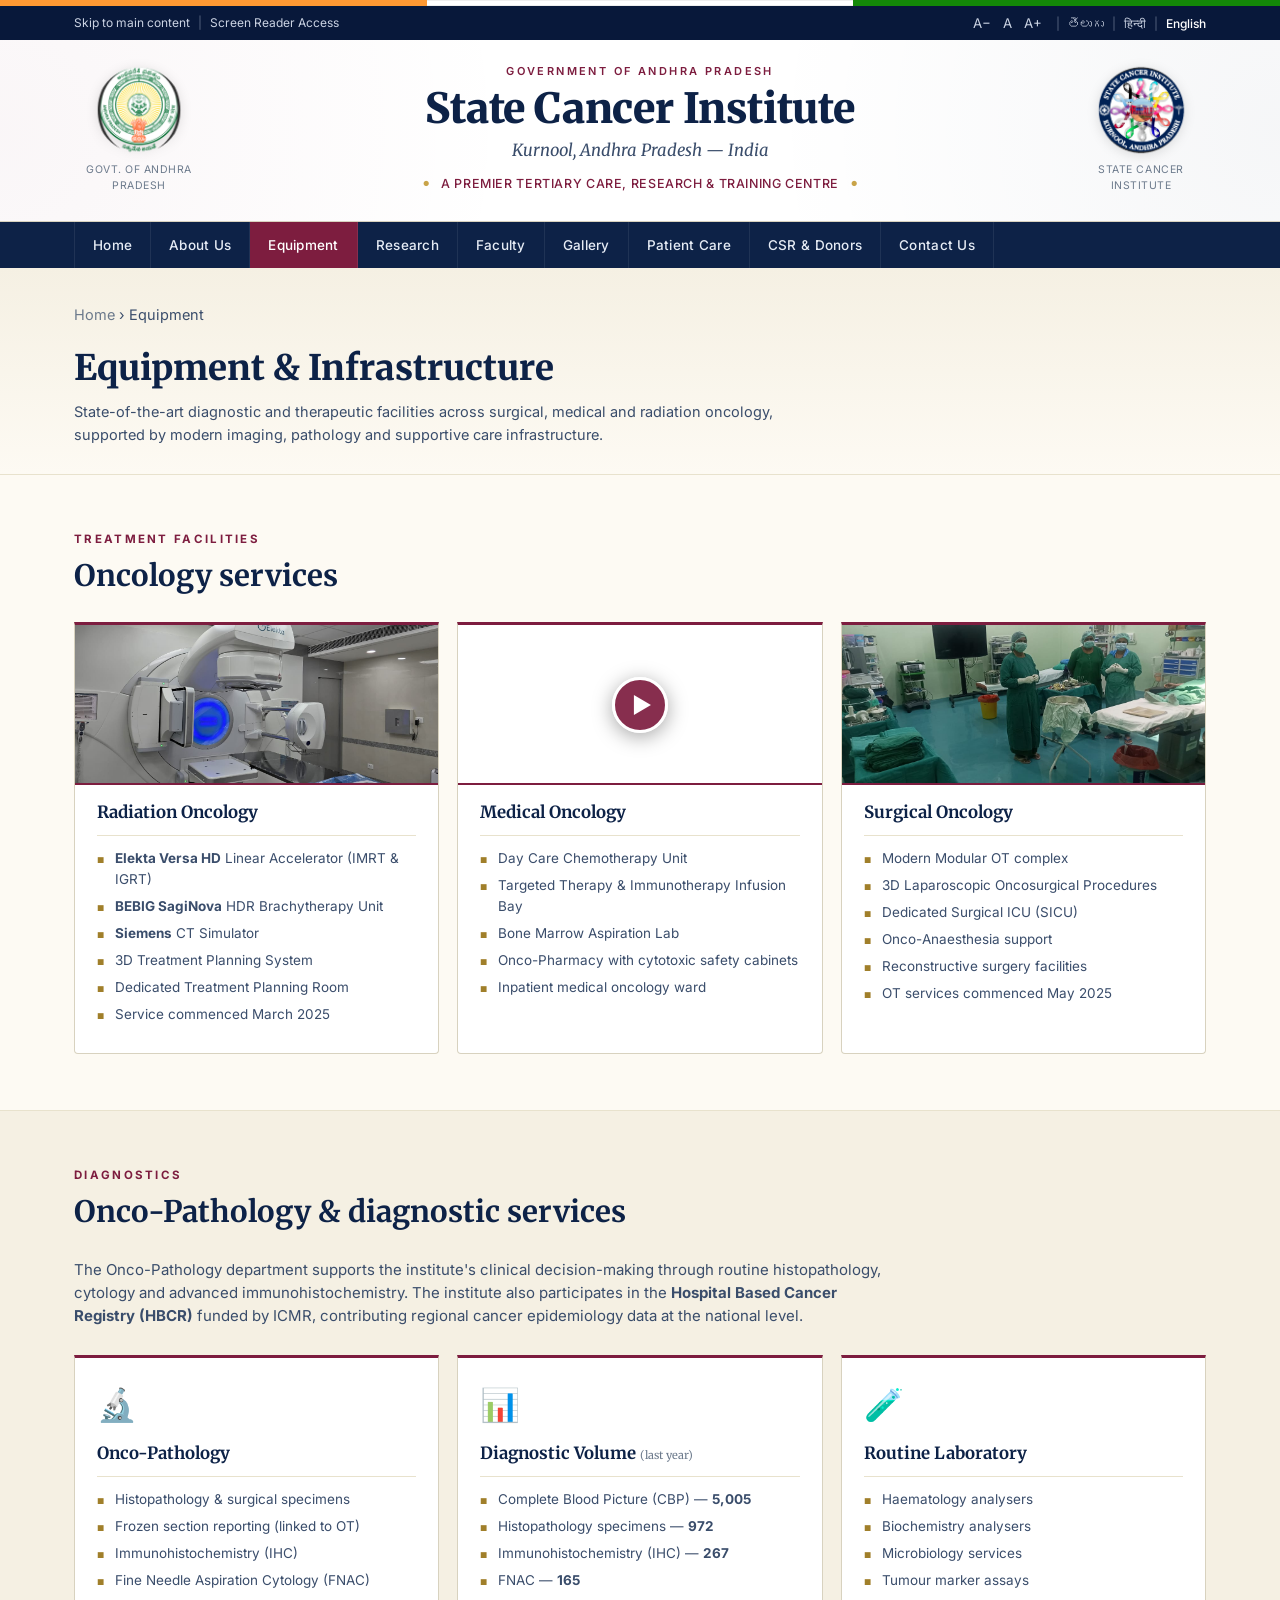
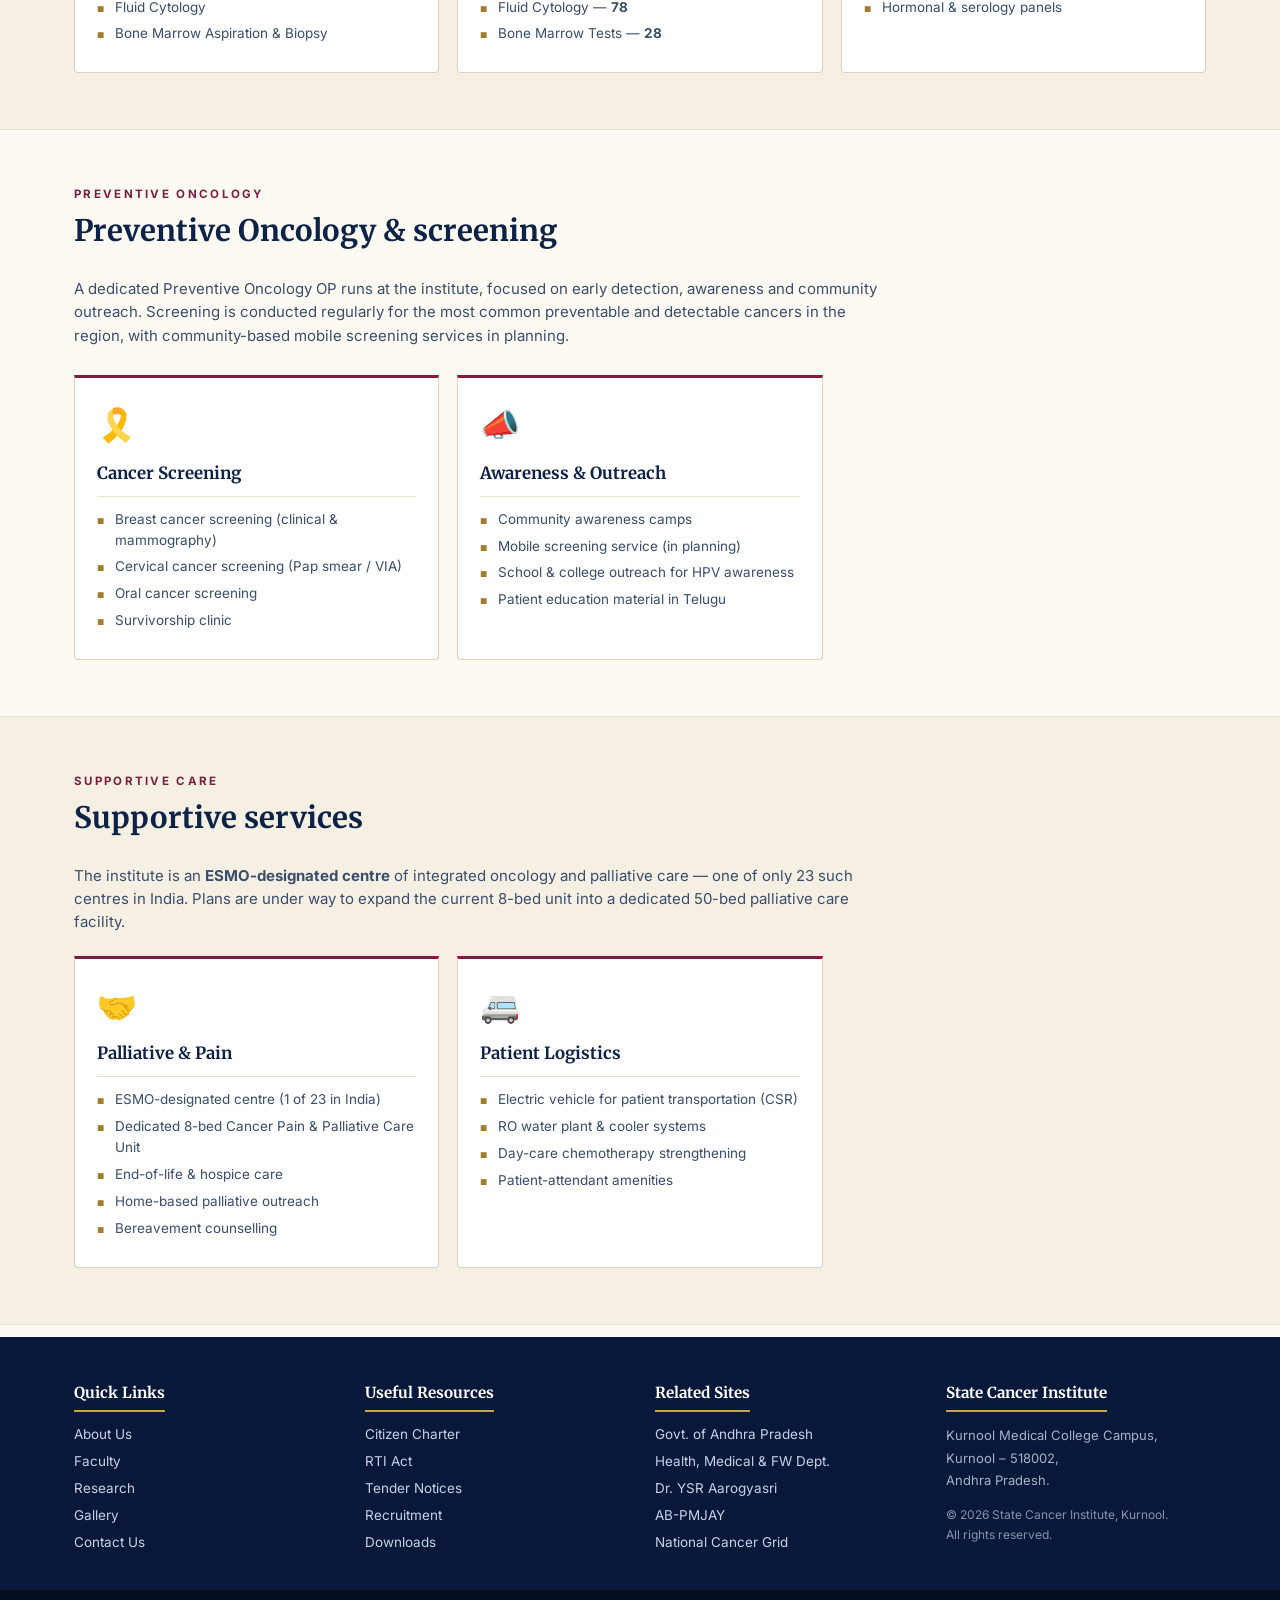
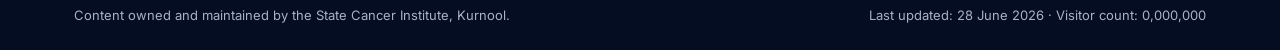
<file: equipment.html>
﻿<!DOCTYPE html>
<html lang="en">
<head>
  <meta charset="UTF-8" />
  <meta name="viewport" content="width=device-width, initial-scale=1.0" />
  <title>Equipment — State Cancer Institute, Kurnool</title>
  <link rel="preconnect" href="https://fonts.googleapis.com">
  <link rel="preconnect" href="https://fonts.gstatic.com" crossorigin>
  <link href="https://fonts.googleapis.com/css2?family=Merriweather:wght@400;700;900&family=Inter:wght@400;500;600;700&display=swap" rel="stylesheet">
  <link rel="stylesheet" href="styles.css" />
</head>
<body>

  <div class="tricolor" aria-hidden="true"><span></span><span></span><span></span></div>
  <div class="utility-bar"><div class="container util-inner">
    <div class="util-left"><a href="#main">Skip to main content</a><span class="sep">|</span><a href="#">Screen Reader Access</a></div>
    <div class="util-right"><button class="text-btn">A−</button><button class="text-btn">A</button><button class="text-btn">A+</button><span class="sep">|</span><a href="#">తెలుగు</a><span class="sep">|</span><a href="#">हिन्दी</a><span class="sep">|</span><a href="#" class="emph">English</a></div>
  </div></div>

  <header class="masthead"><div class="container masthead-inner">
    <div class="emblem emblem-left"><img class="emblem-img" src="images/ap-emblem.png" alt="Government of Andhra Pradesh" /><p class="emblem-caption">Govt. of Andhra Pradesh</p></div>
    <div class="title-block"><p class="overline">Government of Andhra Pradesh</p><h1 class="institute-name">State Cancer Institute</h1><p class="locale">Kurnool, Andhra Pradesh — India</p><p class="tagline"><span class="dot">●</span> A premier tertiary care, research &amp; training centre <span class="dot">●</span></p></div>
    <div class="emblem emblem-right"><img class="emblem-img" src="images/sci-emblem.png" alt="State Cancer Institute, Kurnool" /><p class="emblem-caption">State Cancer Institute</p></div>
  </div></header>

  <nav class="primary-nav" aria-label="Primary"><div class="container nav-inner"><ul>
    <li><a href="index.html">Home</a></li>
    <li><a href="about.html">About Us</a></li>
    <li><a href="equipment.html" class="active">Equipment</a></li>
    <li><a href="research.html">Research</a></li>
    <li><a href="faculty.html">Faculty</a></li>
    <li><a href="gallery.html">Gallery</a></li>
    <li><a href="patient-care.html">Patient Care</a></li>
    <li><a href="csr.html">CSR &amp; Donors</a></li>
    <li><a href="contact.html">Contact Us</a></li>
  </ul></div></nav>

  <main id="main">
    <section class="page-hero">
      <div class="container">
        <p class="breadcrumb"><a href="index.html">Home</a> › Equipment</p>
        <h1>Equipment &amp; Infrastructure</h1>
        <p>State-of-the-art diagnostic and therapeutic facilities across surgical, medical and radiation oncology, supported by modern imaging, pathology and supportive care infrastructure.</p>
      </div>
    </section>

    <section class="section">
      <div class="container">
        <p class="section-eyebrow">Treatment Facilities</p>
        <h2 class="section-title">Oncology services</h2>
        <div class="eqp-grid">
          <article class="eqp"><div class="eqp-photo" style="background-image:url('images/linac-elekta.jpg')" aria-label="Elekta Versa HD Linear Accelerator"></div><h3>Radiation Oncology</h3>
            <ul>
              <li><b>Elekta Versa HD</b> Linear Accelerator (IMRT &amp; IGRT)</li>
              <li><b>BEBIG SagiNova</b> HDR Brachytherapy Unit</li>
              <li><b>Siemens</b> CT Simulator</li>
              <li>3D Treatment Planning System</li>
              <li>Dedicated Treatment Planning Room</li>
              <li>Service commenced March 2025</li>
            </ul></article>
          <article class="eqp"><a class="eqp-video" href="https://youtu.be/LNRZG026N_4" target="_blank" rel="noopener" aria-label="Watch Chemo Daycare facility tour"><div class="eqp-photo" style="background-image:url('https://img.youtube.com/vi/LNRZG026N_4/hqdefault.jpg')"></div><span class="play-overlay">▶</span></a><h3>Medical Oncology</h3>
            <ul>
              <li>Day Care Chemotherapy Unit</li>
              <li>Targeted Therapy &amp; Immunotherapy Infusion Bay</li>
              <li>Bone Marrow Aspiration Lab</li>
              <li>Onco-Pharmacy with cytotoxic safety cabinets</li>
              <li>Inpatient medical oncology ward</li>
            </ul></article>
          <article class="eqp"><div class="eqp-photo" style="background-image:url('images/ot-1.jpg')" aria-label="Modular Operation Theatre"></div><h3>Surgical Oncology</h3>
            <ul>
              <li>Modern Modular OT complex</li>
              <li>3D Laparoscopic Oncosurgical Procedures</li>
              <li>Dedicated Surgical ICU (SICU)</li>
              <li>Onco-Anaesthesia support</li>
              <li>Reconstructive surgery facilities</li>
              <li>OT services commenced May 2025</li>
            </ul></article>
        </div>
      </div>
    </section>

    <section class="section section-cream">
      <div class="container">
        <p class="section-eyebrow">Diagnostics</p>
        <h2 class="section-title">Onco-Pathology &amp; diagnostic services</h2>
        <div class="about-prose" style="max-width: 820px; margin-bottom: 28px;">
          <p>
            The Onco-Pathology department supports the institute's clinical decision-making
            through routine histopathology, cytology and advanced immunohistochemistry. The
            institute also participates in the
            <b>Hospital Based Cancer Registry (HBCR)</b> funded by ICMR, contributing
            regional cancer epidemiology data at the national level.
          </p>
        </div>

        <div class="eqp-grid">
          <article class="eqp"><div class="eqp-img">🔬</div><h3>Onco-Pathology</h3>
            <ul>
              <li>Histopathology &amp; surgical specimens</li>
              <li>Frozen section reporting (linked to OT)</li>
              <li>Immunohistochemistry (IHC)</li>
              <li>Fine Needle Aspiration Cytology (FNAC)</li>
              <li>Fluid Cytology</li>
              <li>Bone Marrow Aspiration &amp; Biopsy</li>
            </ul></article>
          <article class="eqp"><div class="eqp-img">📊</div><h3>Diagnostic Volume <span style="font-size:11px;color:var(--ink-mute);font-weight:400">(last year)</span></h3>
            <ul>
              <li>Complete Blood Picture (CBP) — <b>5,005</b></li>
              <li>Histopathology specimens — <b>972</b></li>
              <li>Immunohistochemistry (IHC) — <b>267</b></li>
              <li>FNAC — <b>165</b></li>
              <li>Fluid Cytology — <b>78</b></li>
              <li>Bone Marrow Tests — <b>28</b></li>
            </ul></article>
          <article class="eqp"><div class="eqp-img">🧪</div><h3>Routine Laboratory</h3>
            <ul>
              <li>Haematology analysers</li>
              <li>Biochemistry analysers</li>
              <li>Microbiology services</li>
              <li>Tumour marker assays</li>
              <li>Hormonal &amp; serology panels</li>
            </ul></article>
        </div>
      </div>
    </section>

    <section class="section">
      <div class="container">
        <p class="section-eyebrow">Preventive Oncology</p>
        <h2 class="section-title">Preventive Oncology &amp; screening</h2>
        <div class="about-prose" style="max-width: 820px; margin-bottom: 28px;">
          <p>
            A dedicated Preventive Oncology OP runs at the institute, focused on early
            detection, awareness and community outreach. Screening is conducted regularly
            for the most common preventable and detectable cancers in the region, with
            community-based mobile screening services in planning.
          </p>
        </div>

        <div class="eqp-grid">
          <article class="eqp"><div class="eqp-img">🎗️</div><h3>Cancer Screening</h3>
            <ul>
              <li>Breast cancer screening (clinical &amp; mammography)</li>
              <li>Cervical cancer screening (Pap smear / VIA)</li>
              <li>Oral cancer screening</li>
              <li>Survivorship clinic</li>
            </ul></article>
          <article class="eqp"><div class="eqp-img">📣</div><h3>Awareness &amp; Outreach</h3>
            <ul>
              <li>Community awareness camps</li>
              <li>Mobile screening service (in planning)</li>
              <li>School &amp; college outreach for HPV awareness</li>
              <li>Patient education material in Telugu</li>
            </ul></article>
        </div>
      </div>
    </section>

    <section class="section section-cream">
      <div class="container">
        <p class="section-eyebrow">Supportive Care</p>
        <h2 class="section-title">Supportive services</h2>
        <div class="about-prose" style="max-width: 820px; margin-bottom: 22px;">
          <p>
            The institute is an <b>ESMO-designated centre</b> of integrated oncology and
            palliative care — one of only 23 such centres in India. Plans are under way to
            expand the current 8-bed unit into a dedicated 50-bed palliative care facility.
          </p>
        </div>
        <div class="eqp-grid">
          <article class="eqp"><div class="eqp-img">🤝</div><h3>Palliative &amp; Pain</h3>
            <ul>
              <li>ESMO-designated centre (1 of 23 in India)</li>
              <li>Dedicated 8-bed Cancer Pain &amp; Palliative Care Unit</li>
              <li>End-of-life &amp; hospice care</li>
              <li>Home-based palliative outreach</li>
              <li>Bereavement counselling</li>
            </ul></article>
          <article class="eqp"><div class="eqp-img">🚐</div><h3>Patient Logistics</h3>
            <ul>
              <li>Electric vehicle for patient transportation (CSR)</li>
              <li>RO water plant &amp; cooler systems</li>
              <li>Day-care chemotherapy strengthening</li>
              <li>Patient-attendant amenities</li>
            </ul></article>
        </div>
      </div>
    </section>
  </main>

  <footer class="site-footer">
    <div class="container footer-grid">
      <div><h4>Quick Links</h4><ul><li><a href="about.html">About Us</a></li><li><a href="faculty.html">Faculty</a></li><li><a href="research.html">Research</a></li><li><a href="gallery.html">Gallery</a></li><li><a href="contact.html">Contact Us</a></li></ul></div>
      <div><h4>Useful Resources</h4><ul><li><a href="#">Citizen Charter</a></li><li><a href="#">RTI Act</a></li><li><a href="#">Tender Notices</a></li><li><a href="#">Recruitment</a></li><li><a href="#">Downloads</a></li></ul></div>
      <div><h4>Related Sites</h4><ul><li><a href="#">Govt. of Andhra Pradesh</a></li><li><a href="#">Health, Medical &amp; FW Dept.</a></li><li><a href="#">Dr. YSR Aarogyasri</a></li><li><a href="#">AB-PMJAY</a></li><li><a href="#">National Cancer Grid</a></li></ul></div>
      <div><h4>State Cancer Institute</h4><p>Kurnool Medical College Campus,<br/>Kurnool – 518002,<br/>Andhra Pradesh.</p><p class="copy">© 2026 State Cancer Institute, Kurnool.<br/>All rights reserved.</p></div>
    </div>
    <div class="footer-bottom"><div class="container fb-inner"><p>Content owned and maintained by the State Cancer Institute, Kurnool.</p><p>Last updated: 28 June 2026 · Visitor count: 0,000,000</p></div></div>
  </footer>

  <script src="ui.js"></script>
</body>
</html>
</file>
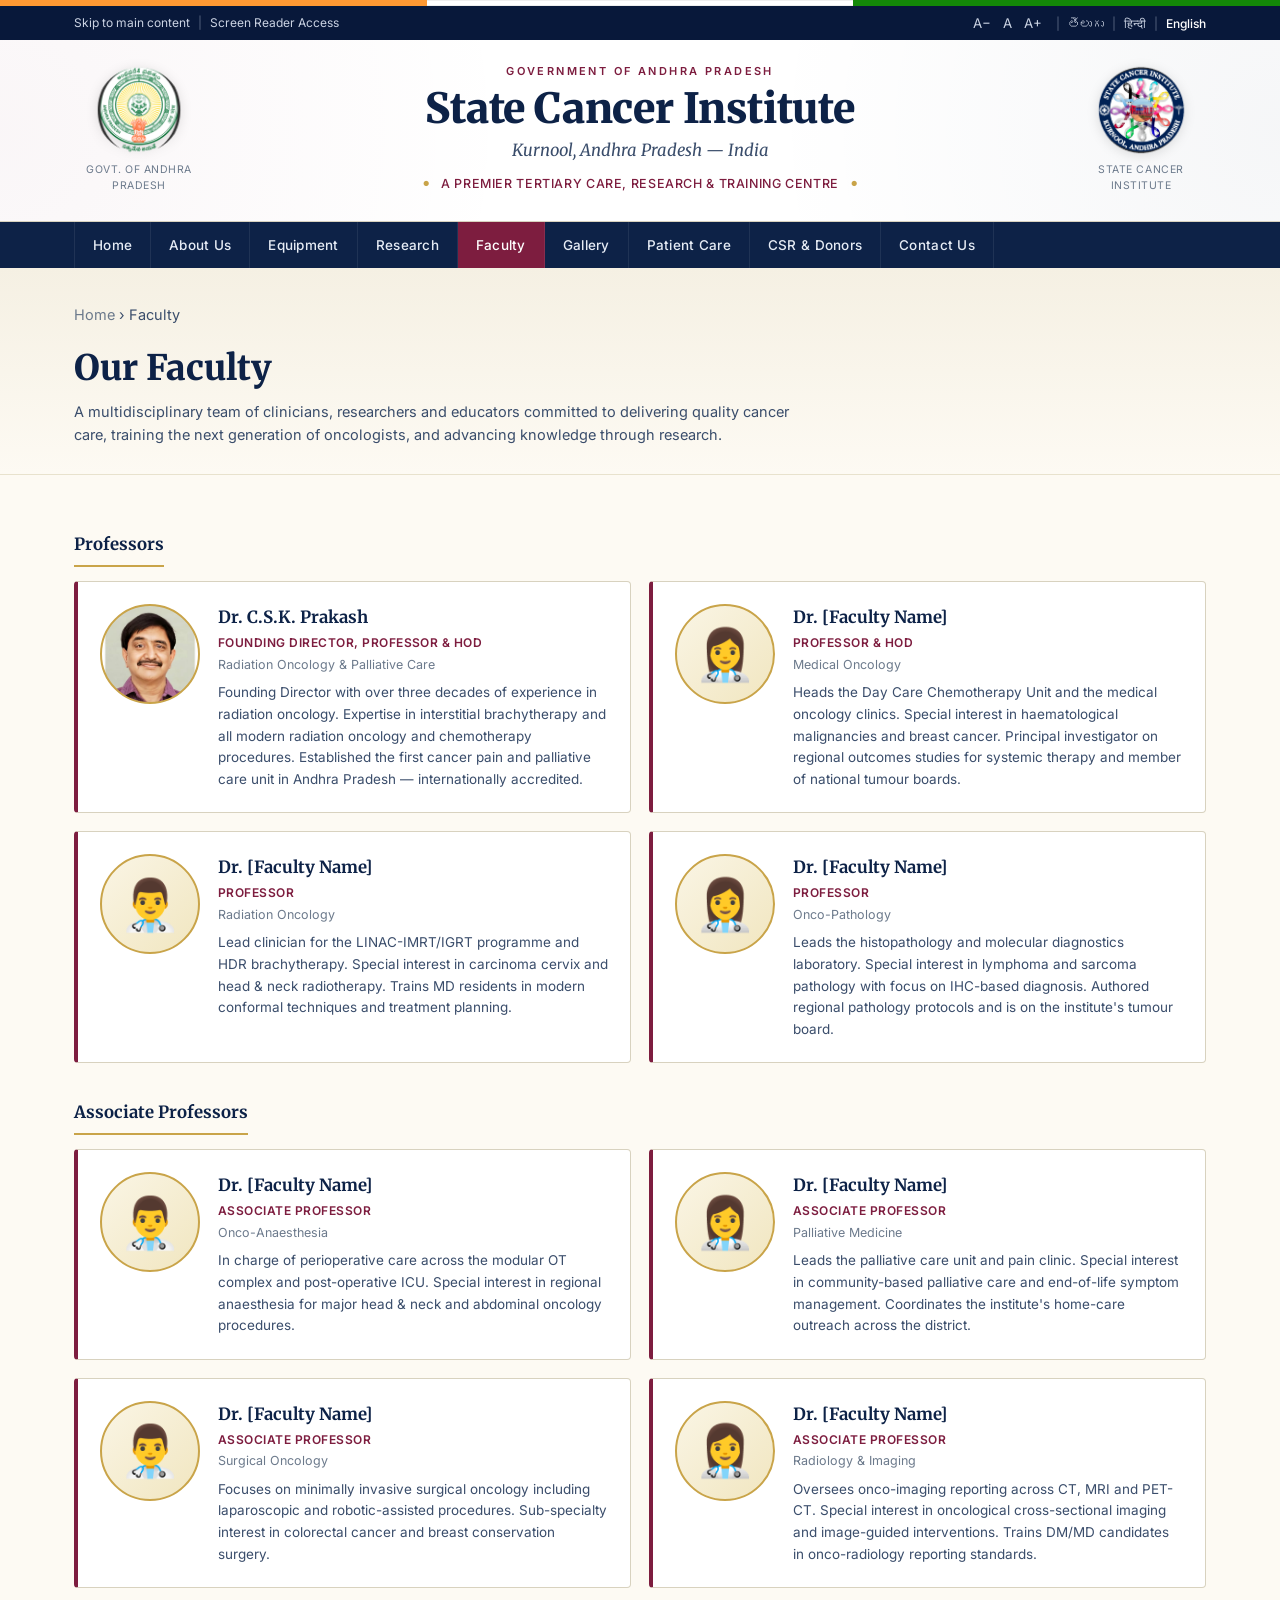
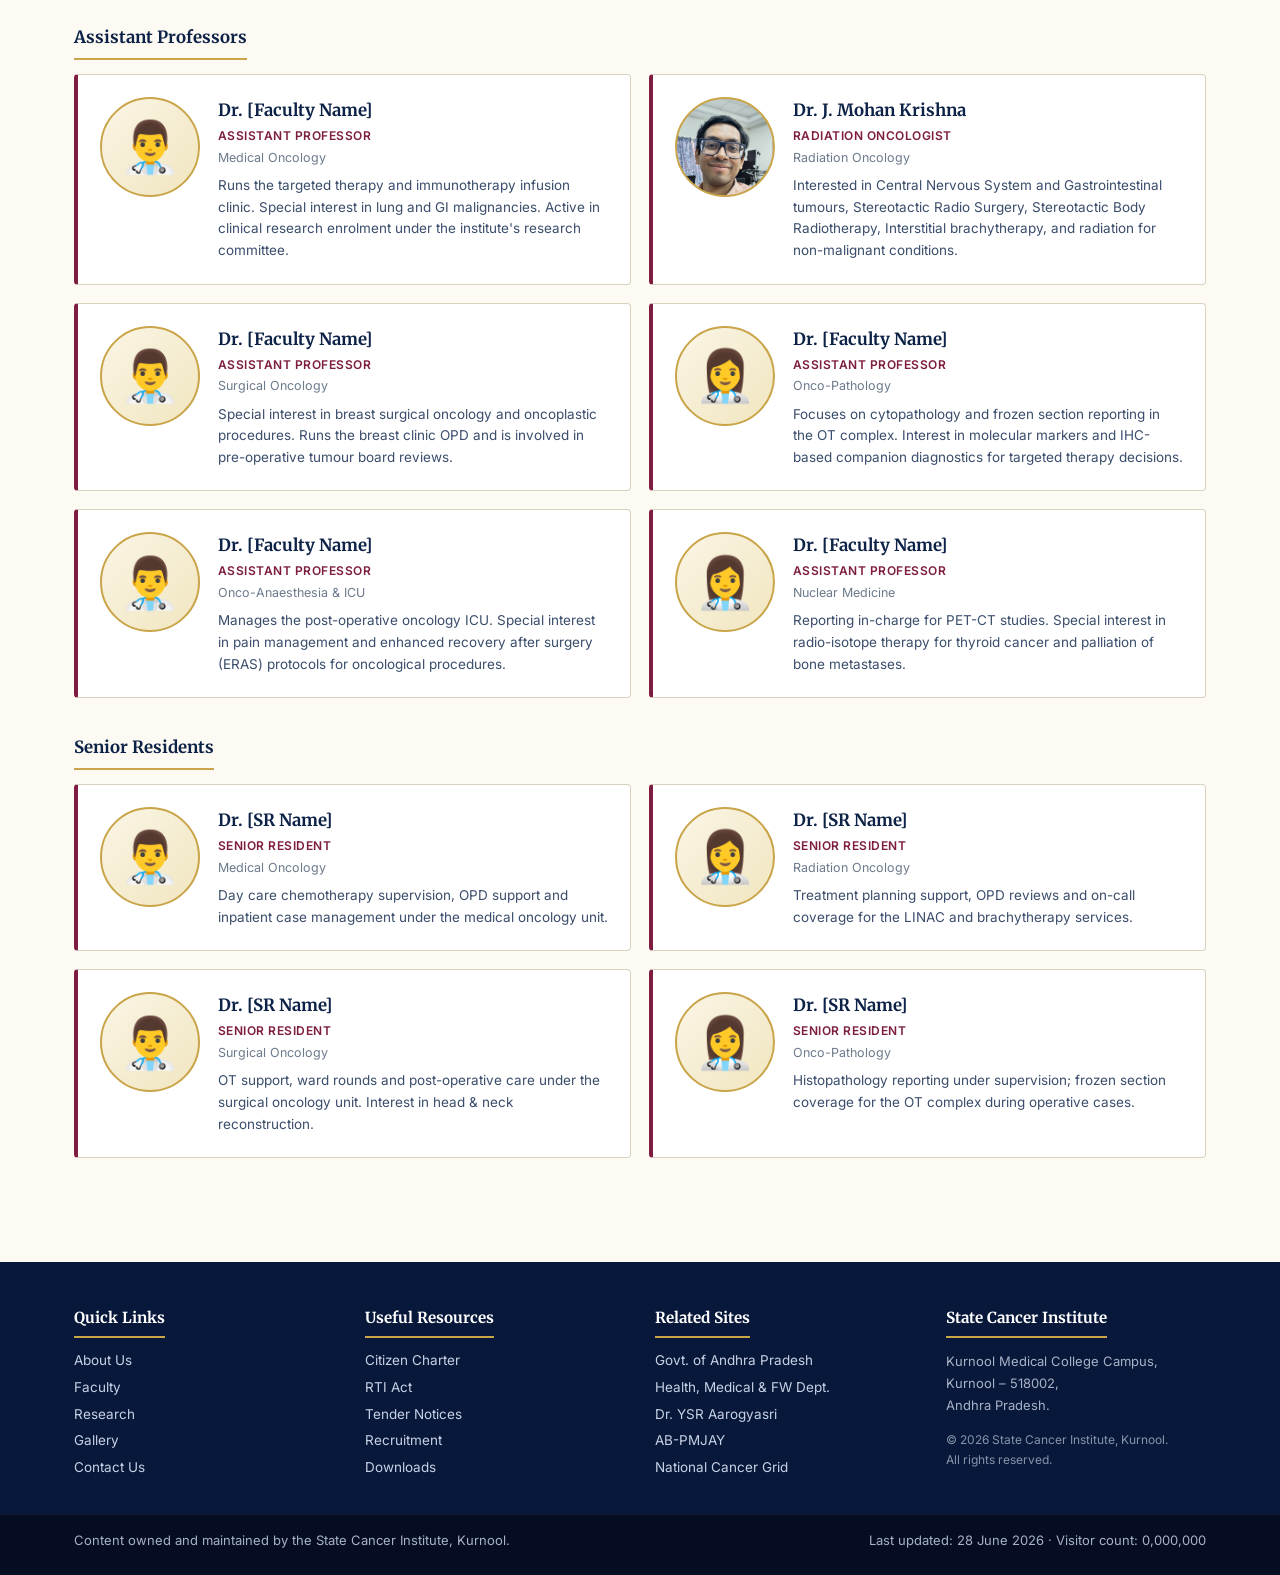
<file: faculty.html>
﻿<!DOCTYPE html>
<html lang="en">
<head>
  <meta charset="UTF-8" />
  <meta name="viewport" content="width=device-width, initial-scale=1.0" />
  <title>Faculty — State Cancer Institute, Kurnool</title>
  <link rel="preconnect" href="https://fonts.googleapis.com">
  <link rel="preconnect" href="https://fonts.gstatic.com" crossorigin>
  <link href="https://fonts.googleapis.com/css2?family=Merriweather:wght@400;700;900&family=Inter:wght@400;500;600;700&display=swap" rel="stylesheet">
  <link rel="stylesheet" href="styles.css" />
</head>
<body>

  <div class="tricolor" aria-hidden="true"><span></span><span></span><span></span></div>

  <div class="utility-bar"><div class="container util-inner">
    <div class="util-left"><a href="#main">Skip to main content</a><span class="sep">|</span><a href="#">Screen Reader Access</a></div>
    <div class="util-right"><button class="text-btn">A−</button><button class="text-btn">A</button><button class="text-btn">A+</button><span class="sep">|</span><a href="#">తెలుగు</a><span class="sep">|</span><a href="#">हिन्दी</a><span class="sep">|</span><a href="#" class="emph">English</a></div>
  </div></div>

  <header class="masthead"><div class="container masthead-inner">
    <div class="emblem emblem-left"><img class="emblem-img" src="images/ap-emblem.png" alt="Government of Andhra Pradesh" /><p class="emblem-caption">Govt. of Andhra Pradesh</p></div>
    <div class="title-block"><p class="overline">Government of Andhra Pradesh</p><h1 class="institute-name">State Cancer Institute</h1><p class="locale">Kurnool, Andhra Pradesh — India</p><p class="tagline"><span class="dot">●</span> A premier tertiary care, research &amp; training centre <span class="dot">●</span></p></div>
    <div class="emblem emblem-right"><img class="emblem-img" src="images/sci-emblem.png" alt="State Cancer Institute, Kurnool" /><p class="emblem-caption">State Cancer Institute</p></div>
  </div></header>

  <nav class="primary-nav" aria-label="Primary"><div class="container nav-inner"><ul>
    <li><a href="index.html">Home</a></li>
    <li><a href="about.html">About Us</a></li>
    <li><a href="equipment.html">Equipment</a></li>
    <li><a href="research.html">Research</a></li>
    <li><a href="faculty.html" class="active">Faculty</a></li>
    <li><a href="gallery.html">Gallery</a></li>
    <li><a href="patient-care.html">Patient Care</a></li>
    <li><a href="csr.html">CSR &amp; Donors</a></li>
    <li><a href="contact.html">Contact Us</a></li>
  </ul></div></nav>

  <main id="main">

    <section class="page-hero">
      <div class="container">
        <p class="breadcrumb"><a href="index.html">Home</a> › Faculty</p>
        <h1>Our Faculty</h1>
        <p>A multidisciplinary team of clinicians, researchers and educators committed to delivering quality cancer care, training the next generation of oncologists, and advancing knowledge through research.</p>
      </div>
    </section>

    <section class="section">
      <div class="container">

        <!-- ── PROFESSORS ─────────────────────────────────── -->
        <div class="fac-group">
          <h3>Professors</h3>
          <div class="fac-bio-grid">

            <article class="fac-bio">
              <div class="fac-photo fac-photo-img" style="background-image:url('images/dr-csk-prakash.jpg')" role="img" aria-label="Dr. C.S.K. Prakash"></div>
              <div class="fac-bio-body">
                <h4>Dr. C.S.K. Prakash</h4>
                <p class="role">Founding Director, Professor &amp; HOD</p>
                <p class="dept">Radiation Oncology &amp; Palliative Care</p>
                <p class="bio">
                  Founding Director with over three decades of experience in radiation oncology. Expertise in interstitial brachytherapy and all modern radiation oncology and chemotherapy procedures. Established the first cancer pain and palliative care unit in Andhra Pradesh — internationally accredited.
                </p>
              </div>
            </article>

            <article class="fac-bio">
              <div class="fac-photo">👩‍⚕️</div>
              <div class="fac-bio-body">
                <h4>Dr. [Faculty Name]</h4>
                <p class="role">Professor &amp; HOD</p>
                <p class="dept">Medical Oncology</p>
                <p class="bio">
                  Heads the Day Care Chemotherapy Unit and the medical oncology clinics. Special interest in haematological malignancies and breast cancer. Principal investigator on regional outcomes studies for systemic therapy and member of national tumour boards.
                </p>
              </div>
            </article>

            <article class="fac-bio">
              <div class="fac-photo">👨‍⚕️</div>
              <div class="fac-bio-body">
                <h4>Dr. [Faculty Name]</h4>
                <p class="role">Professor</p>
                <p class="dept">Radiation Oncology</p>
                <p class="bio">
                  Lead clinician for the LINAC-IMRT/IGRT programme and HDR brachytherapy. Special interest in carcinoma cervix and head &amp; neck radiotherapy. Trains MD residents in modern conformal techniques and treatment planning.
                </p>
              </div>
            </article>

            <article class="fac-bio">
              <div class="fac-photo">👩‍⚕️</div>
              <div class="fac-bio-body">
                <h4>Dr. [Faculty Name]</h4>
                <p class="role">Professor</p>
                <p class="dept">Onco-Pathology</p>
                <p class="bio">
                  Leads the histopathology and molecular diagnostics laboratory. Special interest in lymphoma and sarcoma pathology with focus on IHC-based diagnosis. Authored regional pathology protocols and is on the institute's tumour board.
                </p>
              </div>
            </article>

          </div>
        </div>

        <!-- ── ASSOCIATE PROFESSORS ───────────────────────── -->
        <div class="fac-group">
          <h3>Associate Professors</h3>
          <div class="fac-bio-grid">

            <article class="fac-bio">
              <div class="fac-photo">👨‍⚕️</div>
              <div class="fac-bio-body">
                <h4>Dr. [Faculty Name]</h4>
                <p class="role">Associate Professor</p>
                <p class="dept">Onco-Anaesthesia</p>
                <p class="bio">
                  In charge of perioperative care across the modular OT complex and post-operative ICU. Special interest in regional anaesthesia for major head &amp; neck and abdominal oncology procedures.
                </p>
              </div>
            </article>

            <article class="fac-bio">
              <div class="fac-photo">👩‍⚕️</div>
              <div class="fac-bio-body">
                <h4>Dr. [Faculty Name]</h4>
                <p class="role">Associate Professor</p>
                <p class="dept">Palliative Medicine</p>
                <p class="bio">
                  Leads the palliative care unit and pain clinic. Special interest in community-based palliative care and end-of-life symptom management. Coordinates the institute's home-care outreach across the district.
                </p>
              </div>
            </article>

            <article class="fac-bio">
              <div class="fac-photo">👨‍⚕️</div>
              <div class="fac-bio-body">
                <h4>Dr. [Faculty Name]</h4>
                <p class="role">Associate Professor</p>
                <p class="dept">Surgical Oncology</p>
                <p class="bio">
                  Focuses on minimally invasive surgical oncology including laparoscopic and robotic-assisted procedures. Sub-specialty interest in colorectal cancer and breast conservation surgery.
                </p>
              </div>
            </article>

            <article class="fac-bio">
              <div class="fac-photo">👩‍⚕️</div>
              <div class="fac-bio-body">
                <h4>Dr. [Faculty Name]</h4>
                <p class="role">Associate Professor</p>
                <p class="dept">Radiology &amp; Imaging</p>
                <p class="bio">
                  Oversees onco-imaging reporting across CT, MRI and PET-CT. Special interest in oncological cross-sectional imaging and image-guided interventions. Trains DM/MD candidates in onco-radiology reporting standards.
                </p>
              </div>
            </article>

          </div>
        </div>

        <!-- ── ASSISTANT PROFESSORS ───────────────────────── -->
        <div class="fac-group">
          <h3>Assistant Professors</h3>
          <div class="fac-bio-grid">

            <article class="fac-bio">
              <div class="fac-photo">👨‍⚕️</div>
              <div class="fac-bio-body">
                <h4>Dr. [Faculty Name]</h4>
                <p class="role">Assistant Professor</p>
                <p class="dept">Medical Oncology</p>
                <p class="bio">
                  Runs the targeted therapy and immunotherapy infusion clinic. Special interest in lung and GI malignancies. Active in clinical research enrolment under the institute's research committee.
                </p>
              </div>
            </article>

            <article class="fac-bio">
              <div class="fac-photo fac-photo-img" style="background-image:url('images/dr-mohan-krishna.jpg')" role="img" aria-label="Dr. J. Mohan Krishna"></div>
              <div class="fac-bio-body">
                <h4>Dr. J. Mohan Krishna</h4>
                <p class="role">Radiation Oncologist</p>
                <p class="dept">Radiation Oncology</p>
                <p class="bio">
                  Interested in Central Nervous System and Gastrointestinal tumours, Stereotactic Radio Surgery, Stereotactic Body Radiotherapy, Interstitial brachytherapy, and radiation for non-malignant conditions.
                </p>
              </div>
            </article>

            <article class="fac-bio">
              <div class="fac-photo">👨‍⚕️</div>
              <div class="fac-bio-body">
                <h4>Dr. [Faculty Name]</h4>
                <p class="role">Assistant Professor</p>
                <p class="dept">Surgical Oncology</p>
                <p class="bio">
                  Special interest in breast surgical oncology and oncoplastic procedures. Runs the breast clinic OPD and is involved in pre-operative tumour board reviews.
                </p>
              </div>
            </article>

            <article class="fac-bio">
              <div class="fac-photo">👩‍⚕️</div>
              <div class="fac-bio-body">
                <h4>Dr. [Faculty Name]</h4>
                <p class="role">Assistant Professor</p>
                <p class="dept">Onco-Pathology</p>
                <p class="bio">
                  Focuses on cytopathology and frozen section reporting in the OT complex. Interest in molecular markers and IHC-based companion diagnostics for targeted therapy decisions.
                </p>
              </div>
            </article>

            <article class="fac-bio">
              <div class="fac-photo">👨‍⚕️</div>
              <div class="fac-bio-body">
                <h4>Dr. [Faculty Name]</h4>
                <p class="role">Assistant Professor</p>
                <p class="dept">Onco-Anaesthesia &amp; ICU</p>
                <p class="bio">
                  Manages the post-operative oncology ICU. Special interest in pain management and enhanced recovery after surgery (ERAS) protocols for oncological procedures.
                </p>
              </div>
            </article>

            <article class="fac-bio">
              <div class="fac-photo">👩‍⚕️</div>
              <div class="fac-bio-body">
                <h4>Dr. [Faculty Name]</h4>
                <p class="role">Assistant Professor</p>
                <p class="dept">Nuclear Medicine</p>
                <p class="bio">
                  Reporting in-charge for PET-CT studies. Special interest in radio-isotope therapy for thyroid cancer and palliation of bone metastases.
                </p>
              </div>
            </article>

          </div>
        </div>

        <!-- ── SENIOR RESIDENTS ──────────────────────────── -->
        <div class="fac-group">
          <h3>Senior Residents</h3>
          <div class="fac-bio-grid">

            <article class="fac-bio">
              <div class="fac-photo">👨‍⚕️</div>
              <div class="fac-bio-body">
                <h4>Dr. [SR Name]</h4>
                <p class="role">Senior Resident</p>
                <p class="dept">Medical Oncology</p>
                <p class="bio">
                  Day care chemotherapy supervision, OPD support and inpatient case management under the medical oncology unit.
                </p>
              </div>
            </article>

            <article class="fac-bio">
              <div class="fac-photo">👩‍⚕️</div>
              <div class="fac-bio-body">
                <h4>Dr. [SR Name]</h4>
                <p class="role">Senior Resident</p>
                <p class="dept">Radiation Oncology</p>
                <p class="bio">
                  Treatment planning support, OPD reviews and on-call coverage for the LINAC and brachytherapy services.
                </p>
              </div>
            </article>

            <article class="fac-bio">
              <div class="fac-photo">👨‍⚕️</div>
              <div class="fac-bio-body">
                <h4>Dr. [SR Name]</h4>
                <p class="role">Senior Resident</p>
                <p class="dept">Surgical Oncology</p>
                <p class="bio">
                  OT support, ward rounds and post-operative care under the surgical oncology unit. Interest in head &amp; neck reconstruction.
                </p>
              </div>
            </article>

            <article class="fac-bio">
              <div class="fac-photo">👩‍⚕️</div>
              <div class="fac-bio-body">
                <h4>Dr. [SR Name]</h4>
                <p class="role">Senior Resident</p>
                <p class="dept">Onco-Pathology</p>
                <p class="bio">
                  Histopathology reporting under supervision; frozen section coverage for the OT complex during operative cases.
                </p>
              </div>
            </article>

          </div>
        </div>

      </div>
    </section>

  </main>

  <footer class="site-footer">
    <div class="container footer-grid">
      <div><h4>Quick Links</h4><ul><li><a href="about.html">About Us</a></li><li><a href="faculty.html">Faculty</a></li><li><a href="research.html">Research</a></li><li><a href="gallery.html">Gallery</a></li><li><a href="contact.html">Contact Us</a></li></ul></div>
      <div><h4>Useful Resources</h4><ul><li><a href="#">Citizen Charter</a></li><li><a href="#">RTI Act</a></li><li><a href="#">Tender Notices</a></li><li><a href="#">Recruitment</a></li><li><a href="#">Downloads</a></li></ul></div>
      <div><h4>Related Sites</h4><ul><li><a href="#">Govt. of Andhra Pradesh</a></li><li><a href="#">Health, Medical &amp; FW Dept.</a></li><li><a href="#">Dr. YSR Aarogyasri</a></li><li><a href="#">AB-PMJAY</a></li><li><a href="#">National Cancer Grid</a></li></ul></div>
      <div><h4>State Cancer Institute</h4><p>Kurnool Medical College Campus,<br/>Kurnool – 518002,<br/>Andhra Pradesh.</p><p class="copy">© 2026 State Cancer Institute, Kurnool.<br/>All rights reserved.</p></div>
    </div>
    <div class="footer-bottom"><div class="container fb-inner"><p>Content owned and maintained by the State Cancer Institute, Kurnool.</p><p>Last updated: 28 June 2026 · Visitor count: 0,000,000</p></div></div>
  </footer>

  <script src="ui.js"></script>
</body>
</html>
</file>
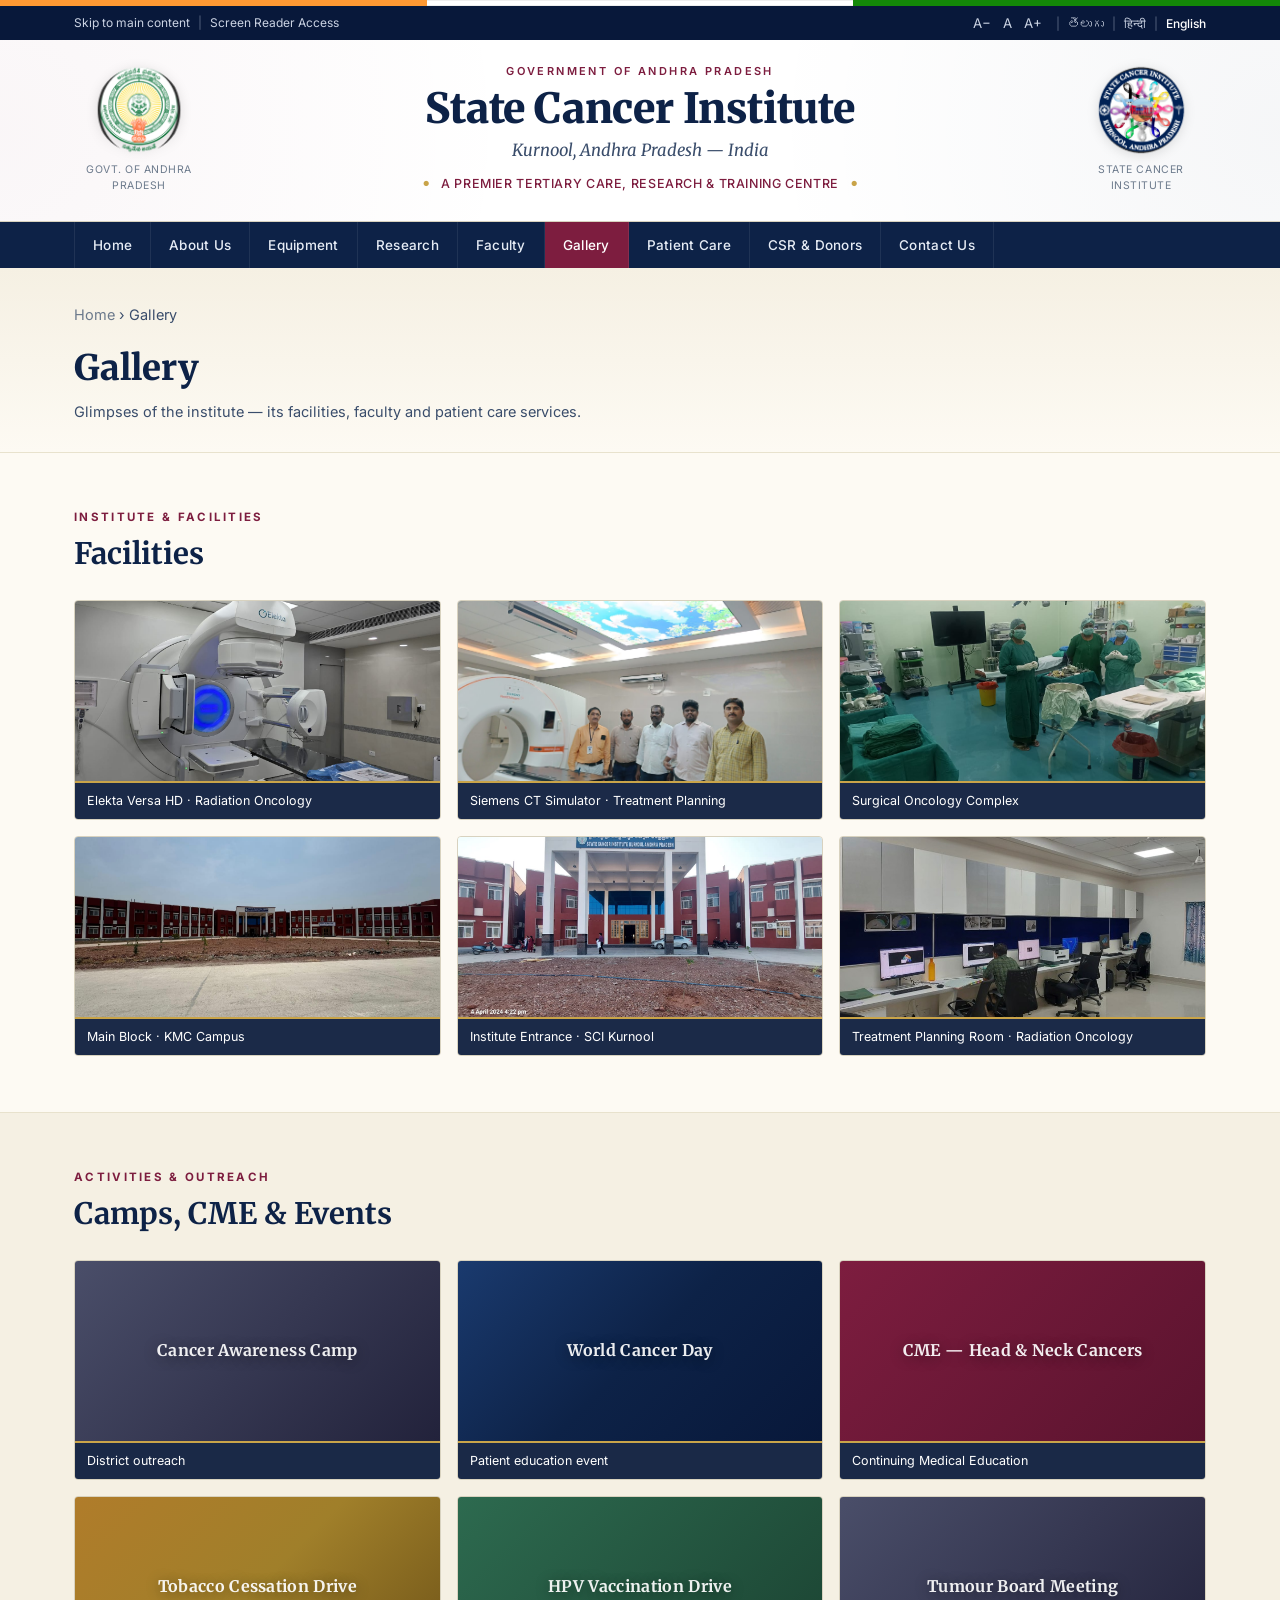
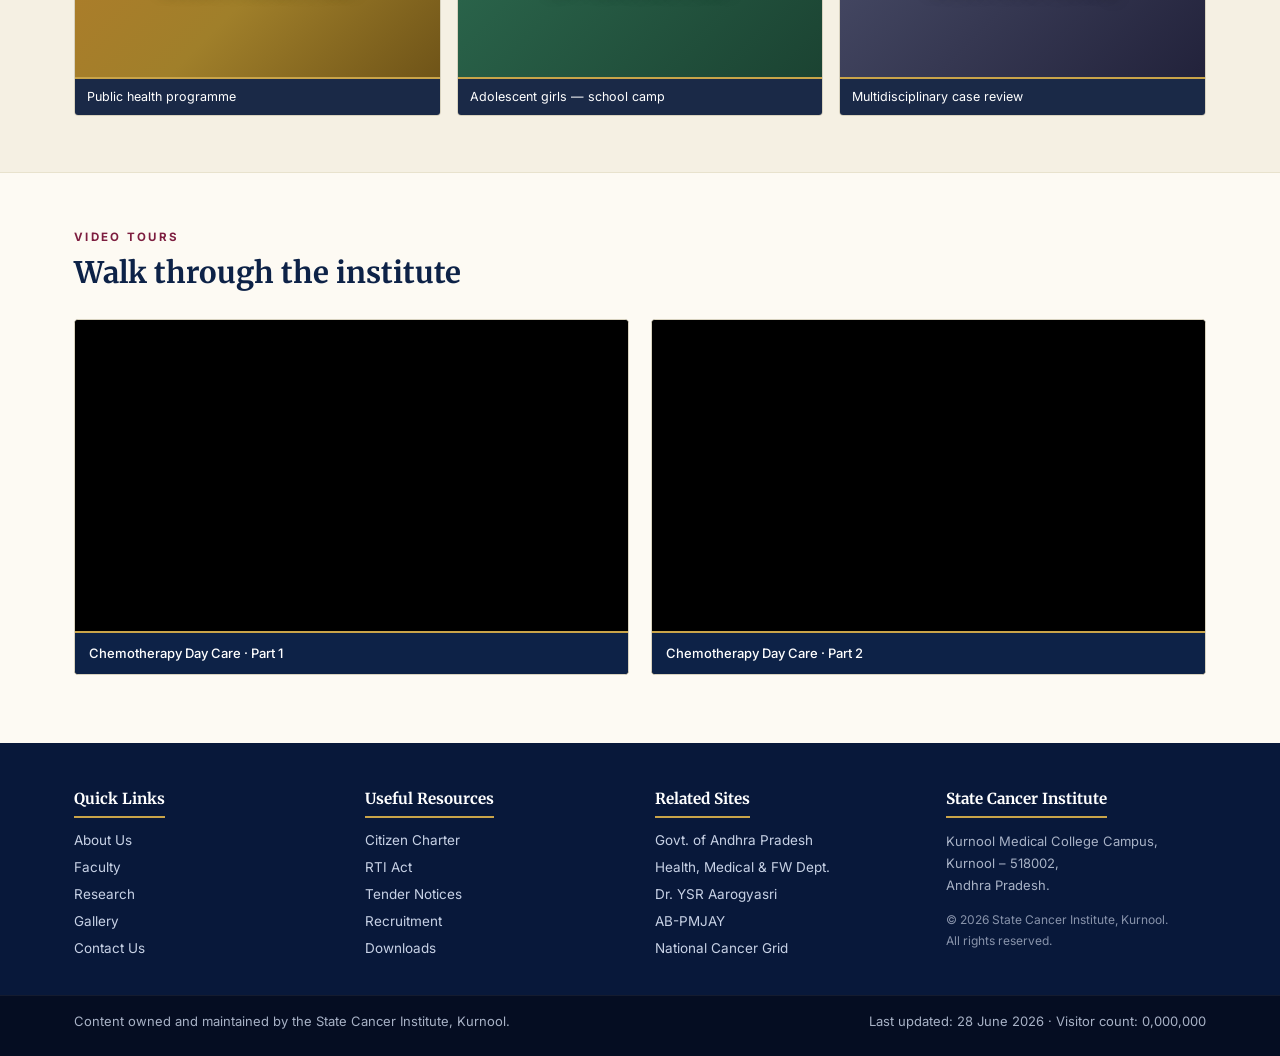
<file: gallery.html>
﻿<!DOCTYPE html>
<html lang="en">
<head>
  <meta charset="UTF-8" />
  <meta name="viewport" content="width=device-width, initial-scale=1.0" />
  <title>Gallery — State Cancer Institute, Kurnool</title>
  <link rel="preconnect" href="https://fonts.googleapis.com">
  <link rel="preconnect" href="https://fonts.gstatic.com" crossorigin>
  <link href="https://fonts.googleapis.com/css2?family=Merriweather:wght@400;700;900&family=Inter:wght@400;500;600;700&display=swap" rel="stylesheet">
  <link rel="stylesheet" href="styles.css" />
</head>
<body>

  <div class="tricolor" aria-hidden="true"><span></span><span></span><span></span></div>
  <div class="utility-bar"><div class="container util-inner">
    <div class="util-left"><a href="#main">Skip to main content</a><span class="sep">|</span><a href="#">Screen Reader Access</a></div>
    <div class="util-right"><button class="text-btn">A−</button><button class="text-btn">A</button><button class="text-btn">A+</button><span class="sep">|</span><a href="#">తెలుగు</a><span class="sep">|</span><a href="#">हिन्दी</a><span class="sep">|</span><a href="#" class="emph">English</a></div>
  </div></div>

  <header class="masthead"><div class="container masthead-inner">
    <div class="emblem emblem-left"><img class="emblem-img" src="images/ap-emblem.png" alt="Government of Andhra Pradesh" /><p class="emblem-caption">Govt. of Andhra Pradesh</p></div>
    <div class="title-block"><p class="overline">Government of Andhra Pradesh</p><h1 class="institute-name">State Cancer Institute</h1><p class="locale">Kurnool, Andhra Pradesh — India</p><p class="tagline"><span class="dot">●</span> A premier tertiary care, research &amp; training centre <span class="dot">●</span></p></div>
    <div class="emblem emblem-right"><img class="emblem-img" src="images/sci-emblem.png" alt="State Cancer Institute, Kurnool" /><p class="emblem-caption">State Cancer Institute</p></div>
  </div></header>

  <nav class="primary-nav" aria-label="Primary"><div class="container nav-inner"><ul>
    <li><a href="index.html">Home</a></li>
    <li><a href="about.html">About Us</a></li>
    <li><a href="equipment.html">Equipment</a></li>
    <li><a href="research.html">Research</a></li>
    <li><a href="faculty.html">Faculty</a></li>
    <li><a href="gallery.html" class="active">Gallery</a></li>
    <li><a href="patient-care.html">Patient Care</a></li>
    <li><a href="csr.html">CSR &amp; Donors</a></li>
    <li><a href="contact.html">Contact Us</a></li>
  </ul></div></nav>

  <main id="main">

    <section class="page-hero">
      <div class="container">
        <p class="breadcrumb"><a href="index.html">Home</a> › Gallery</p>
        <h1>Gallery</h1>
        <p>Glimpses of the institute — its facilities, faculty and patient care services.</p>
      </div>
    </section>

    <section class="section">
      <div class="container">
        <p class="section-eyebrow">Institute &amp; Facilities</p>
        <h2 class="section-title">Facilities</h2>

        <div class="gallery-page-grid">
          <figure class="gp-tile"><div class="cimg cimg-photo cimg-linac"><span>LINAC Suite</span></div><figcaption>Elekta Versa HD · Radiation Oncology</figcaption></figure>
          <figure class="gp-tile"><div class="cimg cimg-photo cimg-ct"><span>CT Simulator</span></div><figcaption>Siemens CT Simulator · Treatment Planning</figcaption></figure>
          <figure class="gp-tile"><div class="cimg cimg-photo cimg-ot-1"><span>Modular OT</span></div><figcaption>Surgical Oncology Complex</figcaption></figure>
          <figure class="gp-tile"><div class="cimg cimg-photo cimg-building"><span>Main Block</span></div><figcaption>Main Block · KMC Campus</figcaption></figure>
          <figure class="gp-tile"><div class="cimg cimg-photo cimg-building-close"><span>Main Entrance</span></div><figcaption>Institute Entrance · SCI Kurnool</figcaption></figure>
          <figure class="gp-tile"><div class="cimg cimg-photo cimg-planning"><span>Treatment Planning</span></div><figcaption>Treatment Planning Room · Radiation Oncology</figcaption></figure>
        </div>
      </div>
    </section>

    <section class="section section-cream">
      <div class="container">
        <p class="section-eyebrow">Activities &amp; Outreach</p>
        <h2 class="section-title">Camps, CME &amp; Events</h2>

        <div class="gallery-page-grid">
          <figure class="gp-tile"><div class="cimg cimg-5"><span>Cancer Awareness Camp</span></div><figcaption>District outreach</figcaption></figure>
          <figure class="gp-tile"><div class="cimg cimg-1"><span>World Cancer Day</span></div><figcaption>Patient education event</figcaption></figure>
          <figure class="gp-tile"><div class="cimg cimg-2"><span>CME — Head &amp; Neck Cancers</span></div><figcaption>Continuing Medical Education</figcaption></figure>
          <figure class="gp-tile"><div class="cimg cimg-3"><span>Tobacco Cessation Drive</span></div><figcaption>Public health programme</figcaption></figure>
          <figure class="gp-tile"><div class="cimg cimg-4"><span>HPV Vaccination Drive</span></div><figcaption>Adolescent girls — school camp</figcaption></figure>
          <figure class="gp-tile"><div class="cimg cimg-5"><span>Tumour Board Meeting</span></div><figcaption>Multidisciplinary case review</figcaption></figure>
        </div>
      </div>
    </section>

    <section class="section">
      <div class="container">
        <p class="section-eyebrow">Video Tours</p>
        <h2 class="section-title">Walk through the institute</h2>
        <div class="video-tour-grid">
          <figure class="video-tour-tile">
            <div class="video-embed">
              <iframe src="https://www.youtube.com/embed/LNRZG026N_4" title="Chemotherapy Day Care — Part 1" allow="accelerometer; clipboard-write; encrypted-media; gyroscope; picture-in-picture" allowfullscreen></iframe>
            </div>
            <figcaption>Chemotherapy Day Care · Part 1</figcaption>
          </figure>
          <figure class="video-tour-tile">
            <div class="video-embed">
              <iframe src="https://www.youtube.com/embed/M2xDP1Al-74" title="Chemotherapy Day Care — Part 2" allow="accelerometer; clipboard-write; encrypted-media; gyroscope; picture-in-picture" allowfullscreen></iframe>
            </div>
            <figcaption>Chemotherapy Day Care · Part 2</figcaption>
          </figure>
        </div>
      </div>
    </section>

  </main>

  <footer class="site-footer">
    <div class="container footer-grid">
      <div><h4>Quick Links</h4><ul><li><a href="about.html">About Us</a></li><li><a href="faculty.html">Faculty</a></li><li><a href="research.html">Research</a></li><li><a href="gallery.html">Gallery</a></li><li><a href="contact.html">Contact Us</a></li></ul></div>
      <div><h4>Useful Resources</h4><ul><li><a href="#">Citizen Charter</a></li><li><a href="#">RTI Act</a></li><li><a href="#">Tender Notices</a></li><li><a href="#">Recruitment</a></li><li><a href="#">Downloads</a></li></ul></div>
      <div><h4>Related Sites</h4><ul><li><a href="#">Govt. of Andhra Pradesh</a></li><li><a href="#">Health, Medical &amp; FW Dept.</a></li><li><a href="#">Dr. YSR Aarogyasri</a></li><li><a href="#">AB-PMJAY</a></li><li><a href="#">National Cancer Grid</a></li></ul></div>
      <div><h4>State Cancer Institute</h4><p>Kurnool Medical College Campus,<br/>Kurnool – 518002,<br/>Andhra Pradesh.</p><p class="copy">© 2026 State Cancer Institute, Kurnool.<br/>All rights reserved.</p></div>
    </div>
    <div class="footer-bottom"><div class="container fb-inner"><p>Content owned and maintained by the State Cancer Institute, Kurnool.</p><p>Last updated: 28 June 2026 · Visitor count: 0,000,000</p></div></div>
  </footer>

  <script src="ui.js"></script>
</body>
</html>
</file>
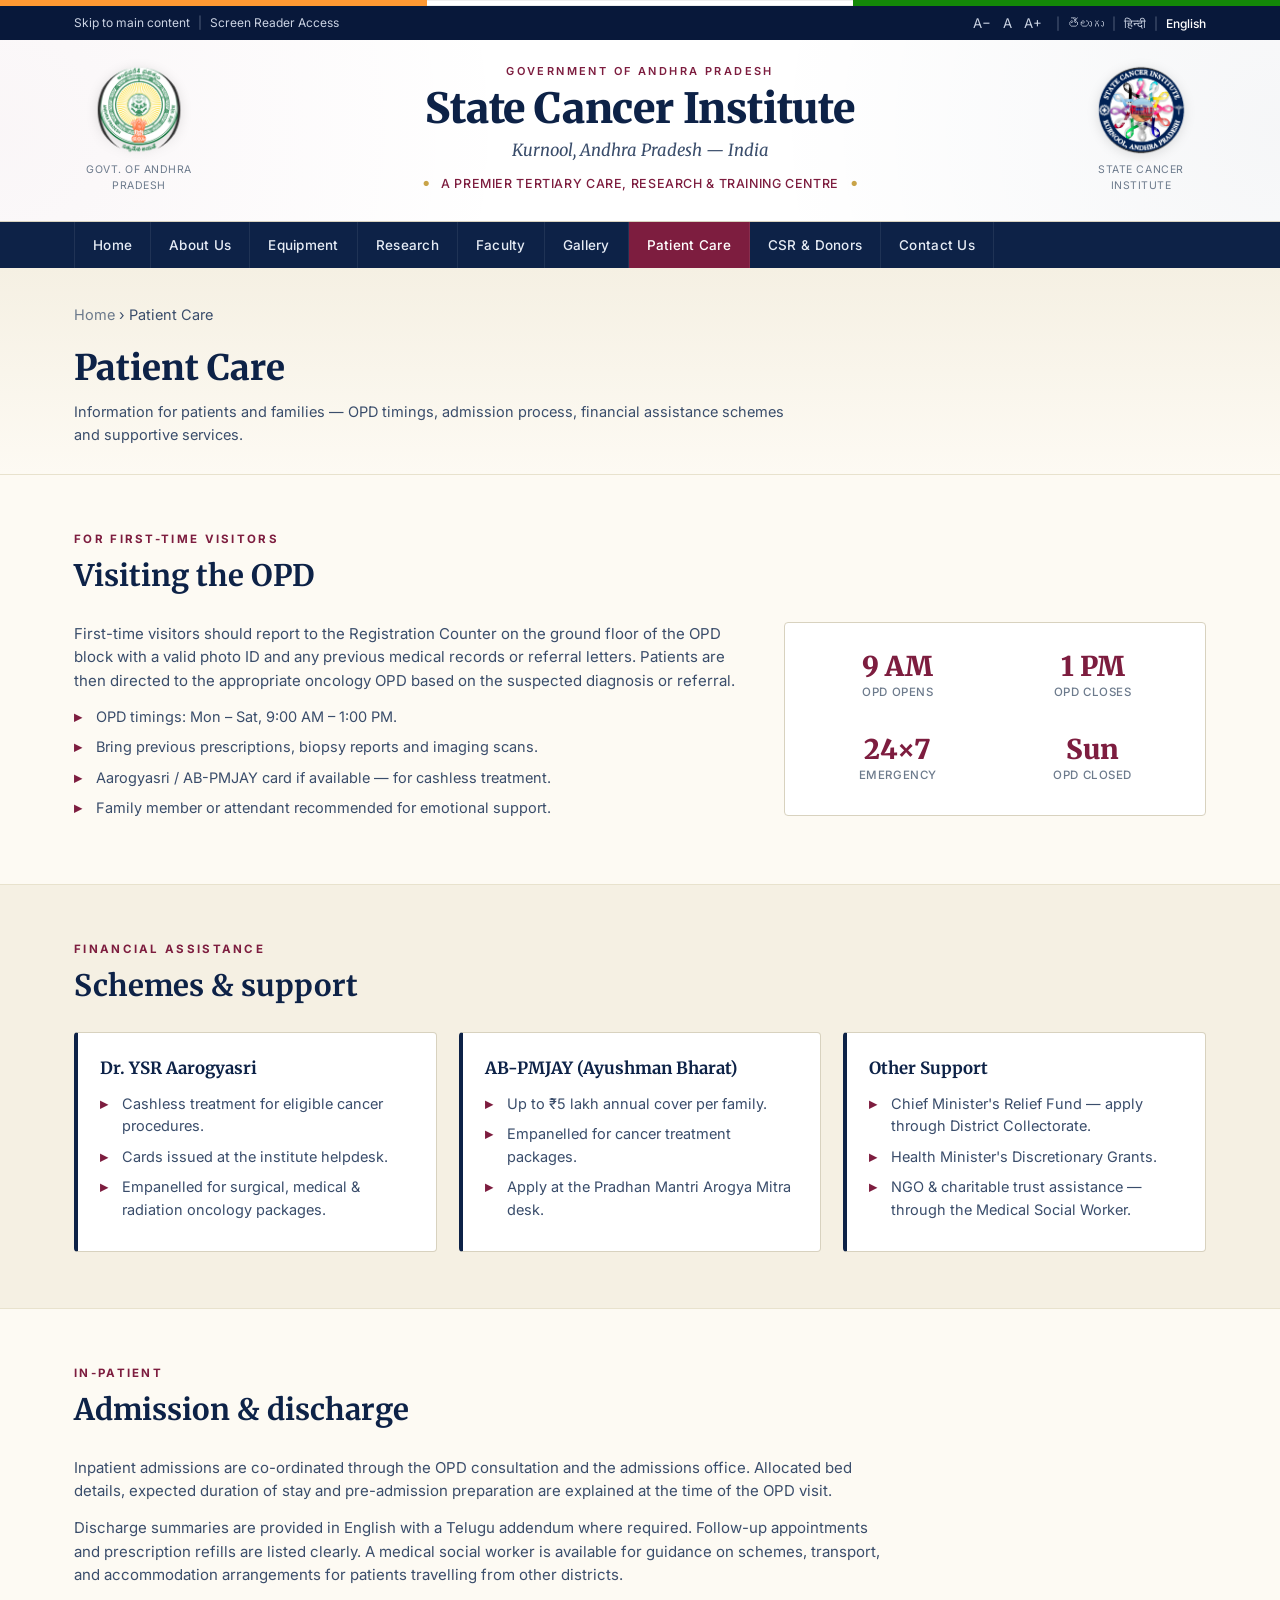
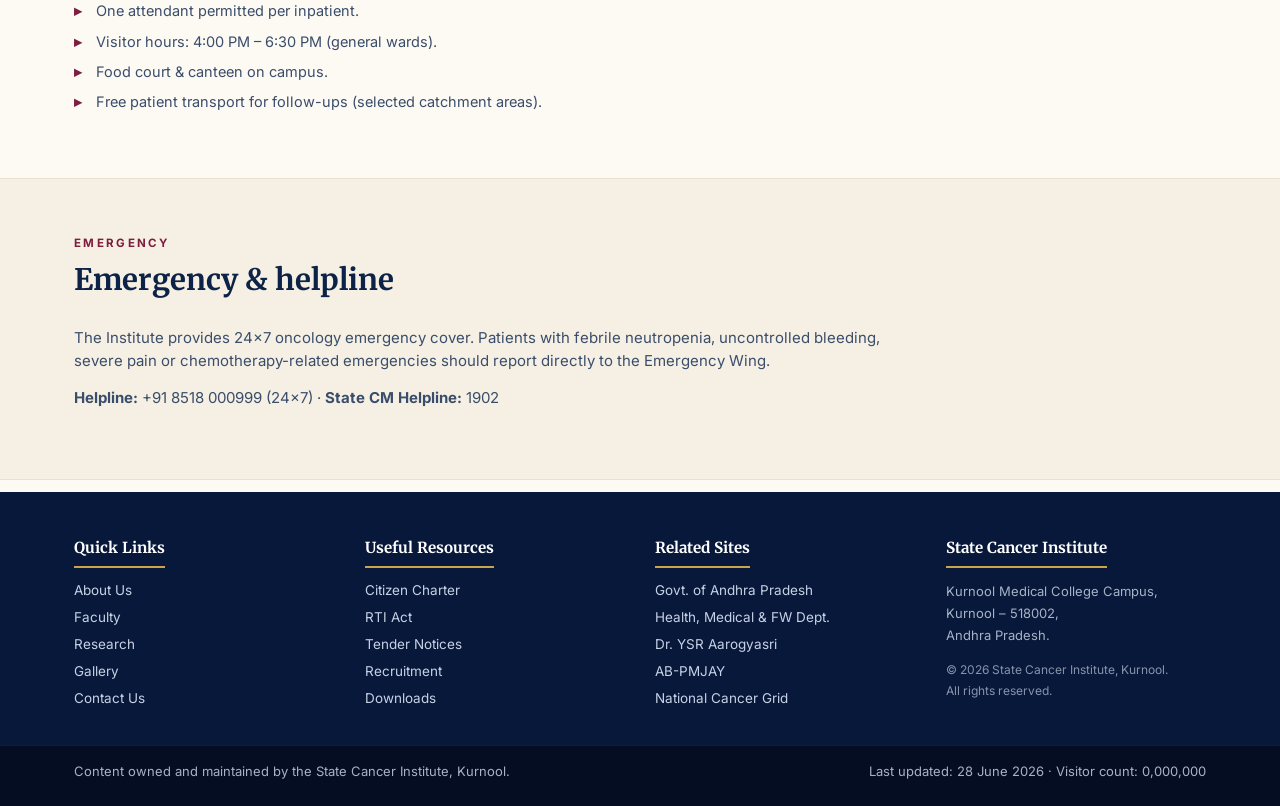
<file: patient-care.html>
﻿<!DOCTYPE html>
<html lang="en">
<head>
  <meta charset="UTF-8" />
  <meta name="viewport" content="width=device-width, initial-scale=1.0" />
  <title>Patient Care — State Cancer Institute, Kurnool</title>
  <link rel="preconnect" href="https://fonts.googleapis.com">
  <link rel="preconnect" href="https://fonts.gstatic.com" crossorigin>
  <link href="https://fonts.googleapis.com/css2?family=Merriweather:wght@400;700;900&family=Inter:wght@400;500;600;700&display=swap" rel="stylesheet">
  <link rel="stylesheet" href="styles.css" />
</head>
<body>

  <div class="tricolor" aria-hidden="true"><span></span><span></span><span></span></div>
  <div class="utility-bar"><div class="container util-inner">
    <div class="util-left"><a href="#main">Skip to main content</a><span class="sep">|</span><a href="#">Screen Reader Access</a></div>
    <div class="util-right"><button class="text-btn">A−</button><button class="text-btn">A</button><button class="text-btn">A+</button><span class="sep">|</span><a href="#">తెలుగు</a><span class="sep">|</span><a href="#">हिन्दी</a><span class="sep">|</span><a href="#" class="emph">English</a></div>
  </div></div>

  <header class="masthead"><div class="container masthead-inner">
    <div class="emblem emblem-left"><img class="emblem-img" src="images/ap-emblem.png" alt="Government of Andhra Pradesh" /><p class="emblem-caption">Govt. of Andhra Pradesh</p></div>
    <div class="title-block"><p class="overline">Government of Andhra Pradesh</p><h1 class="institute-name">State Cancer Institute</h1><p class="locale">Kurnool, Andhra Pradesh — India</p><p class="tagline"><span class="dot">●</span> A premier tertiary care, research &amp; training centre <span class="dot">●</span></p></div>
    <div class="emblem emblem-right"><img class="emblem-img" src="images/sci-emblem.png" alt="State Cancer Institute, Kurnool" /><p class="emblem-caption">State Cancer Institute</p></div>
  </div></header>

  <nav class="primary-nav" aria-label="Primary"><div class="container nav-inner"><ul>
    <li><a href="index.html">Home</a></li>
    <li><a href="about.html">About Us</a></li>
    <li><a href="equipment.html">Equipment</a></li>
    <li><a href="research.html">Research</a></li>
    <li><a href="faculty.html">Faculty</a></li>
    <li><a href="gallery.html">Gallery</a></li>
    <li><a href="patient-care.html" class="active">Patient Care</a></li>
    <li><a href="csr.html">CSR &amp; Donors</a></li>
    <li><a href="contact.html">Contact Us</a></li>
  </ul></div></nav>

  <main id="main">
    <section class="page-hero">
      <div class="container">
        <p class="breadcrumb"><a href="index.html">Home</a> › Patient Care</p>
        <h1>Patient Care</h1>
        <p>Information for patients and families — OPD timings, admission process, financial assistance schemes and supportive services.</p>
      </div>
    </section>

    <section class="section">
      <div class="container">
        <p class="section-eyebrow">For First-time Visitors</p>
        <h2 class="section-title">Visiting the OPD</h2>
        <div class="about-grid">
          <div class="about-prose">
            <p>
              First-time visitors should report to the Registration Counter on the ground floor of the OPD block with a valid photo ID and any previous medical records or referral letters. Patients are then directed to the appropriate oncology OPD based on the suspected diagnosis or referral.
            </p>
            <ul class="bullets">
              <li>OPD timings: Mon – Sat, 9:00 AM – 1:00 PM.</li>
              <li>Bring previous prescriptions, biopsy reports and imaging scans.</li>
              <li>Aarogyasri / AB-PMJAY card if available — for cashless treatment.</li>
              <li>Family member or attendant recommended for emotional support.</li>
            </ul>
          </div>
          <div class="about-stats">
            <div class="stat"><p class="stat-num">9 AM</p><p class="stat-lbl">OPD Opens</p></div>
            <div class="stat"><p class="stat-num">1 PM</p><p class="stat-lbl">OPD Closes</p></div>
            <div class="stat"><p class="stat-num">24×7</p><p class="stat-lbl">Emergency</p></div>
            <div class="stat"><p class="stat-num">Sun</p><p class="stat-lbl">OPD Closed</p></div>
          </div>
        </div>
      </div>
    </section>

    <section class="section section-cream">
      <div class="container">
        <p class="section-eyebrow">Financial Assistance</p>
        <h2 class="section-title">Schemes &amp; support</h2>
        <div class="research-grid">
          <div class="research-col">
            <h3>Dr. YSR Aarogyasri</h3>
            <ul class="bullets">
              <li>Cashless treatment for eligible cancer procedures.</li>
              <li>Cards issued at the institute helpdesk.</li>
              <li>Empanelled for surgical, medical &amp; radiation oncology packages.</li>
            </ul>
          </div>
          <div class="research-col">
            <h3>AB-PMJAY (Ayushman Bharat)</h3>
            <ul class="bullets">
              <li>Up to ₹5 lakh annual cover per family.</li>
              <li>Empanelled for cancer treatment packages.</li>
              <li>Apply at the Pradhan Mantri Arogya Mitra desk.</li>
            </ul>
          </div>
          <div class="research-col">
            <h3>Other Support</h3>
            <ul class="bullets">
              <li>Chief Minister's Relief Fund — apply through District Collectorate.</li>
              <li>Health Minister's Discretionary Grants.</li>
              <li>NGO &amp; charitable trust assistance — through the Medical Social Worker.</li>
            </ul>
          </div>
        </div>
      </div>
    </section>

    <section class="section">
      <div class="container">
        <p class="section-eyebrow">In-patient</p>
        <h2 class="section-title">Admission &amp; discharge</h2>
        <div class="about-prose" style="max-width: 820px;">
          <p>
            Inpatient admissions are co-ordinated through the OPD consultation and the admissions office. Allocated bed details, expected duration of stay and pre-admission preparation are explained at the time of the OPD visit.
          </p>
          <p>
            Discharge summaries are provided in English with a Telugu addendum where required. Follow-up appointments and prescription refills are listed clearly. A medical social worker is available for guidance on schemes, transport, and accommodation arrangements for patients travelling from other districts.
          </p>
          <ul class="bullets">
            <li>One attendant permitted per inpatient.</li>
            <li>Visitor hours: 4:00 PM – 6:30 PM (general wards).</li>
            <li>Food court &amp; canteen on campus.</li>
            <li>Free patient transport for follow-ups (selected catchment areas).</li>
          </ul>
        </div>
      </div>
    </section>

    <section class="section section-cream">
      <div class="container">
        <p class="section-eyebrow">Emergency</p>
        <h2 class="section-title">Emergency &amp; helpline</h2>
        <div class="about-prose" style="max-width: 820px;">
          <p>
            The Institute provides 24×7 oncology emergency cover. Patients with febrile neutropenia, uncontrolled bleeding, severe pain or chemotherapy-related emergencies should report directly to the Emergency Wing.
          </p>
          <p>
            <b>Helpline:</b> +91 8518 000999 (24×7) · <b>State CM Helpline:</b> 1902
          </p>
        </div>
      </div>
    </section>
  </main>

  <footer class="site-footer">
    <div class="container footer-grid">
      <div><h4>Quick Links</h4><ul><li><a href="about.html">About Us</a></li><li><a href="faculty.html">Faculty</a></li><li><a href="research.html">Research</a></li><li><a href="gallery.html">Gallery</a></li><li><a href="contact.html">Contact Us</a></li></ul></div>
      <div><h4>Useful Resources</h4><ul><li><a href="#">Citizen Charter</a></li><li><a href="#">RTI Act</a></li><li><a href="#">Tender Notices</a></li><li><a href="#">Recruitment</a></li><li><a href="#">Downloads</a></li></ul></div>
      <div><h4>Related Sites</h4><ul><li><a href="#">Govt. of Andhra Pradesh</a></li><li><a href="#">Health, Medical &amp; FW Dept.</a></li><li><a href="#">Dr. YSR Aarogyasri</a></li><li><a href="#">AB-PMJAY</a></li><li><a href="#">National Cancer Grid</a></li></ul></div>
      <div><h4>State Cancer Institute</h4><p>Kurnool Medical College Campus,<br/>Kurnool – 518002,<br/>Andhra Pradesh.</p><p class="copy">© 2026 State Cancer Institute, Kurnool.<br/>All rights reserved.</p></div>
    </div>
    <div class="footer-bottom"><div class="container fb-inner"><p>Content owned and maintained by the State Cancer Institute, Kurnool.</p><p>Last updated: 28 June 2026 · Visitor count: 0,000,000</p></div></div>
  </footer>

  <script src="ui.js"></script>
</body>
</html>
</file>
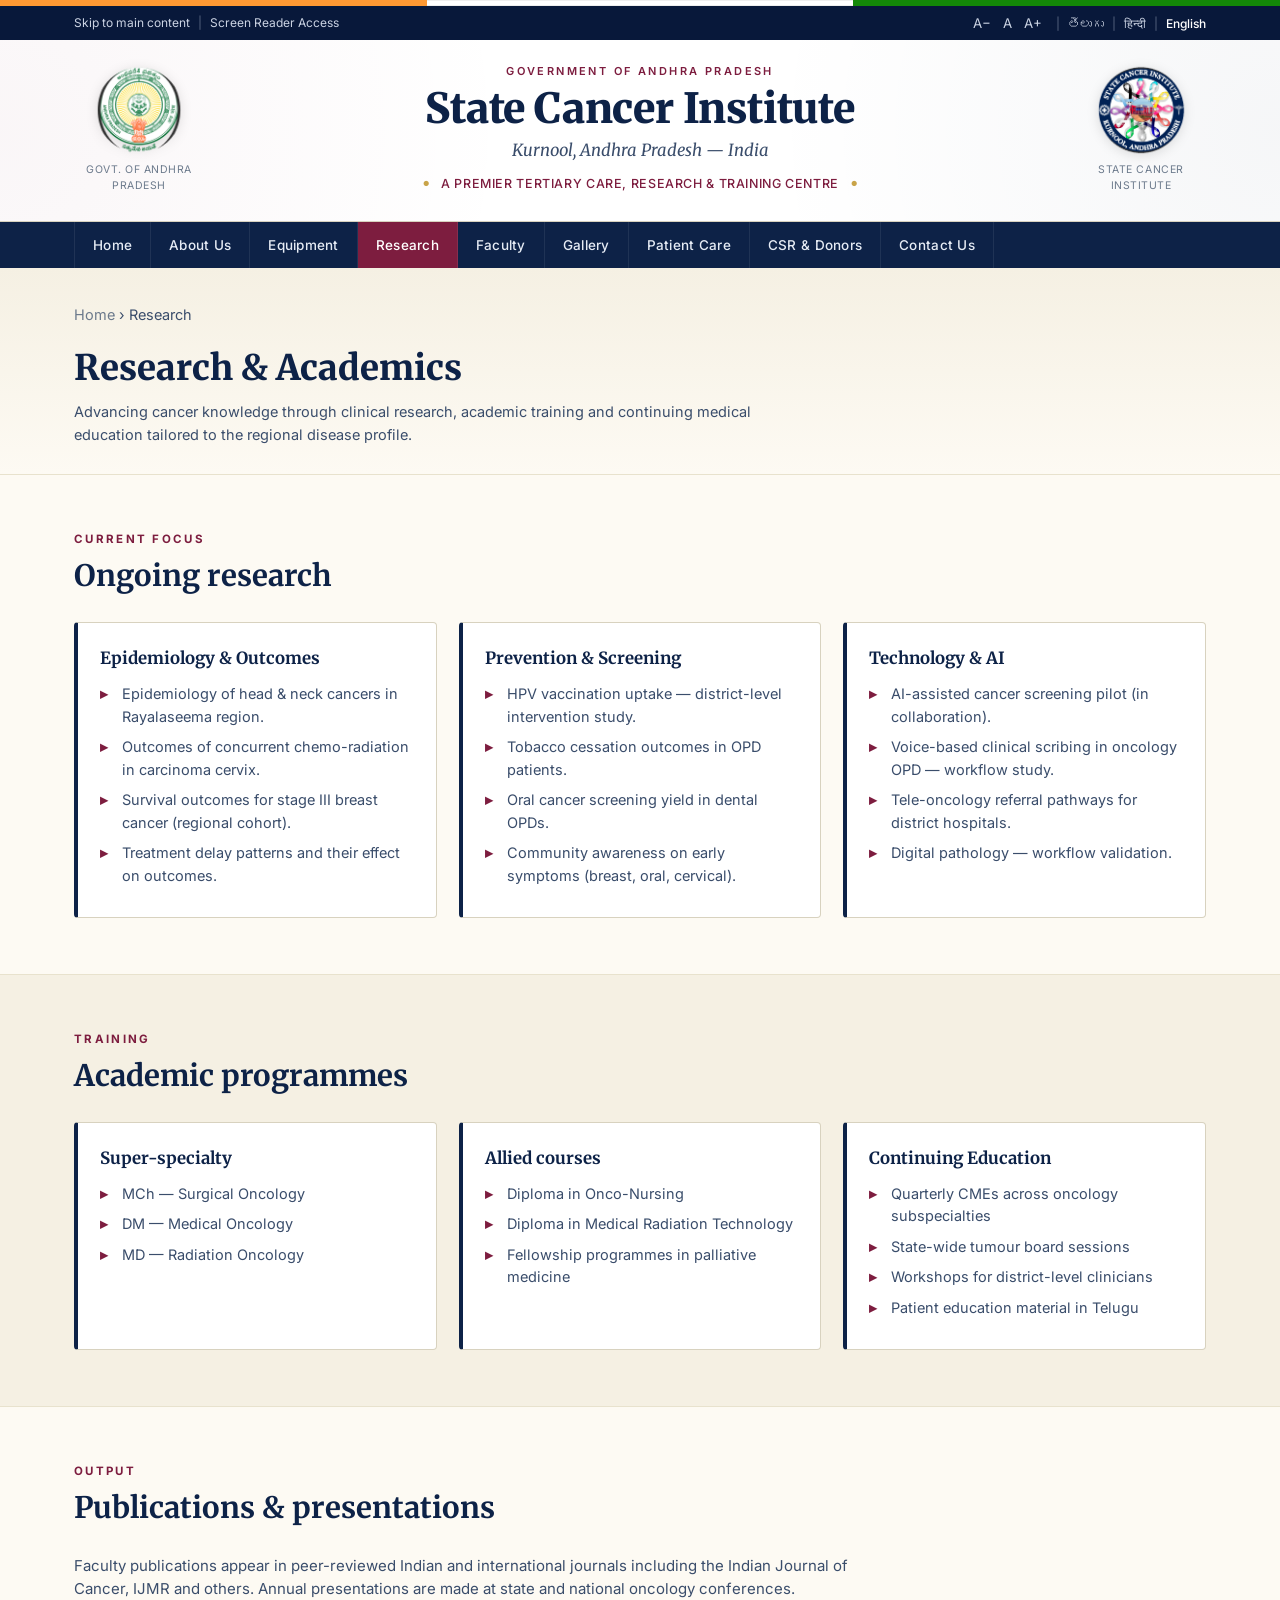
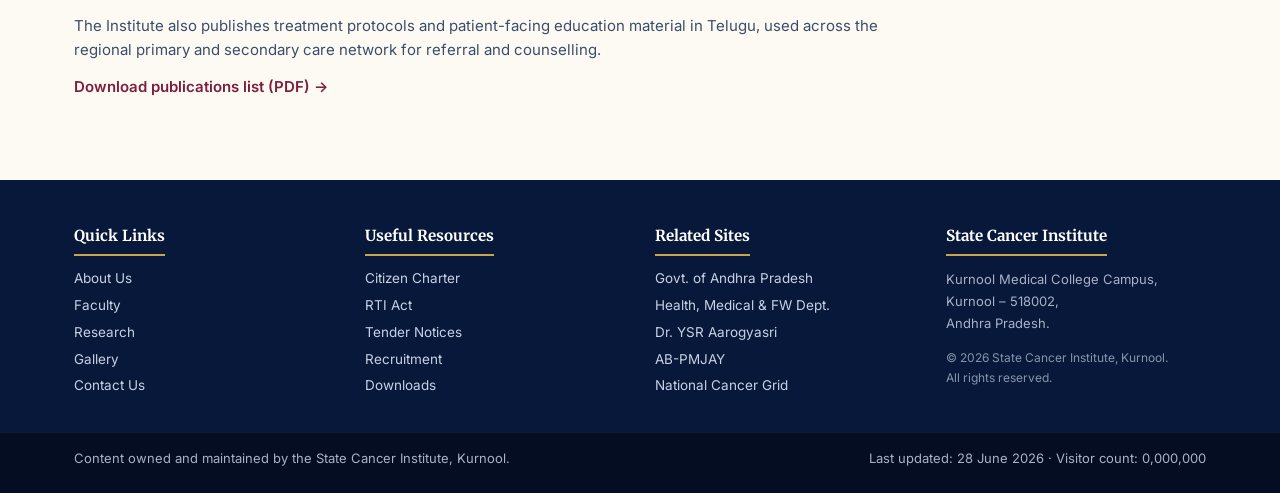
<file: research.html>
﻿<!DOCTYPE html>
<html lang="en">
<head>
  <meta charset="UTF-8" />
  <meta name="viewport" content="width=device-width, initial-scale=1.0" />
  <title>Research — State Cancer Institute, Kurnool</title>
  <link rel="preconnect" href="https://fonts.googleapis.com">
  <link rel="preconnect" href="https://fonts.gstatic.com" crossorigin>
  <link href="https://fonts.googleapis.com/css2?family=Merriweather:wght@400;700;900&family=Inter:wght@400;500;600;700&display=swap" rel="stylesheet">
  <link rel="stylesheet" href="styles.css" />
</head>
<body>

  <div class="tricolor" aria-hidden="true"><span></span><span></span><span></span></div>
  <div class="utility-bar"><div class="container util-inner">
    <div class="util-left"><a href="#main">Skip to main content</a><span class="sep">|</span><a href="#">Screen Reader Access</a></div>
    <div class="util-right"><button class="text-btn">A−</button><button class="text-btn">A</button><button class="text-btn">A+</button><span class="sep">|</span><a href="#">తెలుగు</a><span class="sep">|</span><a href="#">हिन्दी</a><span class="sep">|</span><a href="#" class="emph">English</a></div>
  </div></div>

  <header class="masthead"><div class="container masthead-inner">
    <div class="emblem emblem-left"><img class="emblem-img" src="images/ap-emblem.png" alt="Government of Andhra Pradesh" /><p class="emblem-caption">Govt. of Andhra Pradesh</p></div>
    <div class="title-block"><p class="overline">Government of Andhra Pradesh</p><h1 class="institute-name">State Cancer Institute</h1><p class="locale">Kurnool, Andhra Pradesh — India</p><p class="tagline"><span class="dot">●</span> A premier tertiary care, research &amp; training centre <span class="dot">●</span></p></div>
    <div class="emblem emblem-right"><img class="emblem-img" src="images/sci-emblem.png" alt="State Cancer Institute, Kurnool" /><p class="emblem-caption">State Cancer Institute</p></div>
  </div></header>

  <nav class="primary-nav" aria-label="Primary"><div class="container nav-inner"><ul>
    <li><a href="index.html">Home</a></li>
    <li><a href="about.html">About Us</a></li>
    <li><a href="equipment.html">Equipment</a></li>
    <li><a href="research.html" class="active">Research</a></li>
    <li><a href="faculty.html">Faculty</a></li>
    <li><a href="gallery.html">Gallery</a></li>
    <li><a href="patient-care.html">Patient Care</a></li>
    <li><a href="csr.html">CSR &amp; Donors</a></li>
    <li><a href="contact.html">Contact Us</a></li>
  </ul></div></nav>

  <main id="main">
    <section class="page-hero">
      <div class="container">
        <p class="breadcrumb"><a href="index.html">Home</a> › Research</p>
        <h1>Research &amp; Academics</h1>
        <p>Advancing cancer knowledge through clinical research, academic training and continuing medical education tailored to the regional disease profile.</p>
      </div>
    </section>

    <section class="section">
      <div class="container">
        <p class="section-eyebrow">Current Focus</p>
        <h2 class="section-title">Ongoing research</h2>
        <div class="research-grid">
          <div class="research-col">
            <h3>Epidemiology &amp; Outcomes</h3>
            <ul class="bullets">
              <li>Epidemiology of head &amp; neck cancers in Rayalaseema region.</li>
              <li>Outcomes of concurrent chemo-radiation in carcinoma cervix.</li>
              <li>Survival outcomes for stage III breast cancer (regional cohort).</li>
              <li>Treatment delay patterns and their effect on outcomes.</li>
            </ul>
          </div>
          <div class="research-col">
            <h3>Prevention &amp; Screening</h3>
            <ul class="bullets">
              <li>HPV vaccination uptake — district-level intervention study.</li>
              <li>Tobacco cessation outcomes in OPD patients.</li>
              <li>Oral cancer screening yield in dental OPDs.</li>
              <li>Community awareness on early symptoms (breast, oral, cervical).</li>
            </ul>
          </div>
          <div class="research-col">
            <h3>Technology &amp; AI</h3>
            <ul class="bullets">
              <li>AI-assisted cancer screening pilot (in collaboration).</li>
              <li>Voice-based clinical scribing in oncology OPD — workflow study.</li>
              <li>Tele-oncology referral pathways for district hospitals.</li>
              <li>Digital pathology — workflow validation.</li>
            </ul>
          </div>
        </div>
      </div>
    </section>

    <section class="section section-cream">
      <div class="container">
        <p class="section-eyebrow">Training</p>
        <h2 class="section-title">Academic programmes</h2>
        <div class="research-grid">
          <div class="research-col">
            <h3>Super-specialty</h3>
            <ul class="bullets">
              <li>MCh — Surgical Oncology</li>
              <li>DM — Medical Oncology</li>
              <li>MD — Radiation Oncology</li>
            </ul>
          </div>
          <div class="research-col">
            <h3>Allied courses</h3>
            <ul class="bullets">
              <li>Diploma in Onco-Nursing</li>
              <li>Diploma in Medical Radiation Technology</li>
              <li>Fellowship programmes in palliative medicine</li>
            </ul>
          </div>
          <div class="research-col">
            <h3>Continuing Education</h3>
            <ul class="bullets">
              <li>Quarterly CMEs across oncology subspecialties</li>
              <li>State-wide tumour board sessions</li>
              <li>Workshops for district-level clinicians</li>
              <li>Patient education material in Telugu</li>
            </ul>
          </div>
        </div>
      </div>
    </section>

    <section class="section">
      <div class="container">
        <p class="section-eyebrow">Output</p>
        <h2 class="section-title">Publications &amp; presentations</h2>
        <div class="about-prose" style="max-width: 820px;">
          <p>
            Faculty publications appear in peer-reviewed Indian and international journals including the Indian Journal of Cancer, IJMR and others. Annual presentations are made at state and national oncology conferences.
          </p>
          <p>
            The Institute also publishes treatment protocols and patient-facing education material in Telugu, used across the regional primary and secondary care network for referral and counselling.
          </p>
          <p><a href="#" class="inline-link">Download publications list (PDF) →</a></p>
        </div>
      </div>
    </section>
  </main>

  <footer class="site-footer">
    <div class="container footer-grid">
      <div><h4>Quick Links</h4><ul><li><a href="about.html">About Us</a></li><li><a href="faculty.html">Faculty</a></li><li><a href="research.html">Research</a></li><li><a href="gallery.html">Gallery</a></li><li><a href="contact.html">Contact Us</a></li></ul></div>
      <div><h4>Useful Resources</h4><ul><li><a href="#">Citizen Charter</a></li><li><a href="#">RTI Act</a></li><li><a href="#">Tender Notices</a></li><li><a href="#">Recruitment</a></li><li><a href="#">Downloads</a></li></ul></div>
      <div><h4>Related Sites</h4><ul><li><a href="#">Govt. of Andhra Pradesh</a></li><li><a href="#">Health, Medical &amp; FW Dept.</a></li><li><a href="#">Dr. YSR Aarogyasri</a></li><li><a href="#">AB-PMJAY</a></li><li><a href="#">National Cancer Grid</a></li></ul></div>
      <div><h4>State Cancer Institute</h4><p>Kurnool Medical College Campus,<br/>Kurnool – 518002,<br/>Andhra Pradesh.</p><p class="copy">© 2026 State Cancer Institute, Kurnool.<br/>All rights reserved.</p></div>
    </div>
    <div class="footer-bottom"><div class="container fb-inner"><p>Content owned and maintained by the State Cancer Institute, Kurnool.</p><p>Last updated: 28 June 2026 · Visitor count: 0,000,000</p></div></div>
  </footer>

  <script src="ui.js"></script>
</body>
</html>
</file>
<file: styles.css>
/* ───────────── Reset + base ───────────── */
*, *::before, *::after { box-sizing: border-box; margin: 0; padding: 0; }

:root {
  --bg:        #fdfaf3;          /* cream */
  --bg-alt:    #f5f0e3;          /* warmer cream for alt sections */
  --paper:     #ffffff;
  --ink:       #15243a;          /* deep navy */
  --ink-soft:  #3a4d6b;
  --ink-mute:  #6c7a8c;
  --line:      #d8d2bf;          /* warm beige line */
  --line-soft: #e8e2cd;
  --navy:      #0d2247;          /* primary navy */
  --navy-deep: #08183a;
  --maroon:    #7d1d3f;          /* gov accent */
  --maroon-deep: #5a132e;
  --gold:      #c9a449;
  --gold-deep: #a07f2a;
  --saffron:   #FF9933;
  --green:     #138808;
  --max:       1180px;
}

html { scroll-behavior: smooth; }
body {
  background: var(--bg);
  color: var(--ink);
  font-family: 'Inter', -apple-system, BlinkMacSystemFont, 'Segoe UI', Roboto, sans-serif;
  font-size: 15px;
  line-height: 1.55;
  -webkit-font-smoothing: antialiased;
}
a { color: var(--maroon); text-decoration: none; }
a:hover { text-decoration: underline; }
ul { list-style: none; }
img { display: block; max-width: 100%; }
button { font-family: inherit; cursor: pointer; border: none; background: none; color: inherit; }

.container { max-width: var(--max); margin: 0 auto; padding: 0 24px; }

/* ───────────── Tricolor ───────────── */
.tricolor { display: flex; height: 6px; }
.tricolor span { flex: 1; }
.tricolor span:nth-child(1) { background: var(--saffron); }
.tricolor span:nth-child(2) { background: #fff; border-top: 1px solid #eee; border-bottom: 1px solid #eee; }
.tricolor span:nth-child(3) { background: var(--green); }

/* ───────────── Utility bar ───────────── */
.utility-bar {
  background: var(--navy-deep);
  color: #cbd3e3;
  font-size: 12px;
}
.util-inner {
  display: flex;
  justify-content: space-between;
  align-items: center;
  height: 34px;
}
.utility-bar a { color: #cbd3e3; }
.utility-bar a:hover { color: #fff; text-decoration: underline; }
.utility-bar .sep { margin: 0 8px; opacity: 0.4; }
.utility-bar .emph { color: #fff; font-weight: 500; }
.text-btn {
  color: #cbd3e3;
  padding: 2px 6px;
  border-radius: 3px;
}
.text-btn:hover { color: #fff; background: rgba(255,255,255,0.1); }

/* ───────────── Masthead ───────────── */
.masthead {
  background: var(--paper);
  border-bottom: 1px solid var(--line);
  padding: 22px 0 26px;
  position: relative;
}
.masthead::before {
  content: "";
  position: absolute;
  inset: 0;
  background:
    radial-gradient(circle at 0% 50%, rgba(125,29,63,0.04), transparent 40%),
    radial-gradient(circle at 100% 50%, rgba(13,34,71,0.04), transparent 40%);
  pointer-events: none;
}
.masthead-inner {
  display: grid;
  grid-template-columns: 130px 1fr 130px;
  gap: 26px;
  align-items: center;
  position: relative;
}

/* Emblems */
.emblem { text-align: center; }
.emblem-img {
  width: 96px;
  height: 96px;
  object-fit: contain;
  display: block;
  margin: 0 auto;
  filter: drop-shadow(0 2px 6px rgba(0,0,0,0.12));
}
.emblem-caption {
  margin-top: 4px;
  font-size: 10.5px;
  color: var(--ink-mute);
  letter-spacing: 0.05em;
  text-transform: uppercase;
}

/* Title block */
.title-block { text-align: center; }
.overline {
  font-size: 11px;
  font-weight: 600;
  letter-spacing: 0.22em;
  text-transform: uppercase;
  color: var(--maroon);
  margin-bottom: 6px;
}
.institute-name {
  font-family: 'Merriweather', Georgia, serif;
  font-weight: 900;
  font-size: clamp(1.7rem, 3.4vw, 2.6rem);
  color: var(--navy);
  letter-spacing: -0.005em;
  line-height: 1.1;
  margin-bottom: 6px;
}
.locale {
  font-family: 'Merriweather', Georgia, serif;
  font-style: italic;
  font-size: clamp(0.95rem, 1.3vw, 1.05rem);
  color: var(--ink-soft);
  margin-bottom: 10px;
}
.tagline {
  font-size: 12.5px;
  color: var(--maroon);
  font-weight: 500;
  letter-spacing: 0.05em;
  text-transform: uppercase;
}
.tagline .dot { color: var(--gold); margin: 0 8px; font-size: 7px; vertical-align: middle; }

/* ───────────── Primary nav ───────────── */
.primary-nav {
  background: var(--navy);
  box-shadow: 0 2px 0 var(--gold);
}
.nav-inner ul {
  display: flex;
  flex-wrap: wrap;
  gap: 0;
}
.primary-nav a {
  display: block;
  padding: 13px 18px;
  color: #e6ecf5;
  font-size: 13.5px;
  font-weight: 500;
  letter-spacing: 0.02em;
  border-right: 1px solid rgba(255,255,255,0.08);
  text-decoration: none;
  transition: background 0.15s, color 0.15s;
}
.primary-nav a:hover { background: var(--navy-deep); color: #fff; }
.primary-nav a.active { background: var(--maroon); color: #fff; }
.primary-nav li:first-child a { border-left: 1px solid rgba(255,255,255,0.08); }

/* ───────────── Announcement marquee ───────────── */
.announcement {
  background: linear-gradient(to right, #fff8e7, #fdf5d8);
  border-bottom: 1px solid var(--line);
}
.ann-inner {
  display: flex;
  align-items: center;
  gap: 14px;
  height: 40px;
  overflow: hidden;
}
.ann-pill {
  background: var(--maroon);
  color: #fff;
  font-size: 11px;
  letter-spacing: 0.1em;
  text-transform: uppercase;
  padding: 4px 12px;
  border-radius: 3px;
  flex-shrink: 0;
  font-weight: 600;
}
.marquee {
  overflow: hidden;
  flex: 1;
  position: relative;
}
.marquee-inner {
  display: inline-flex;
  align-items: center;
  gap: 14px;
  white-space: nowrap;
  animation: scrollLeft 38s linear infinite;
}
.marquee a { color: var(--navy); font-size: 13px; }
.marquee a:hover { color: var(--maroon); }
.sep-dot { color: var(--gold); font-size: 8px; }

@keyframes scrollLeft {
  from { transform: translateX(0); }
  to   { transform: translateX(-50%); }
}

/* ───────────── Carousel (full-bleed) ───────────── */
.carousel-wrap {
  position: relative;
  background: var(--navy-deep);
  border-bottom: 3px solid var(--gold);
  padding: 0;
  width: 100%;
}
.carousel {
  position: relative;
  width: 100%;
  height: clamp(360px, 56vh, 560px);
  overflow: hidden;
  background: var(--paper);
}
.cslide {
  position: absolute;
  inset: 0;
  opacity: 0;
  transition: opacity 0.8s ease;
  display: flex;
  flex-direction: column;
}
.cslide.active { opacity: 1; z-index: 1; }
.cimg {
  flex: 1;
  display: grid;
  place-items: center;
  color: rgba(255,255,255,0.92);
  font-family: 'Merriweather', Georgia, serif;
  font-weight: 700;
  font-size: clamp(1.1rem, 2vw, 1.6rem);
  letter-spacing: 0.02em;
  text-shadow: 0 2px 14px rgba(0,0,0,0.45);
  text-align: center;
  padding: 24px;
}
.cimg-1 { background: linear-gradient(135deg, #1a3a6e 0%, #0d2247 50%, #08183a 100%); }
.cimg-2 { background: linear-gradient(135deg, #7d1d3f 0%, #5a132e 100%); }
.cimg-3 { background: linear-gradient(135deg, #b07c2a 0%, #a07f2a 50%, #6f5418 100%); }
.cimg-4 { background: linear-gradient(135deg, #2d6a4f 0%, #1b4332 100%); }
.cimg-5 { background: linear-gradient(135deg, #4a4e69 0%, #22223b 100%); }

.cimg-photo {
  background-size: cover;
  background-position: center;
  background-repeat: no-repeat;
}
.cimg-photo > span { display: none; }

/* Split slide: two photos side by side */
.cimg-split {
  flex: 1;
  display: flex;
  gap: 4px;
  background: var(--navy-deep);
}
.cimg-split > div {
  flex: 1;
  background-size: cover;
  background-position: center;
  background-repeat: no-repeat;
}

.cslide-video {
  display: block;
  flex: 1;
  position: relative;
  text-decoration: none;
}
.cslide-video .cimg {
  height: 100%;
  background-size: contain;
  background-color: #0d2247;
}
.cslide-video .cslide-play {
  position: absolute;
  top: 50%; left: 50%;
  transform: translate(-50%, -50%);
  width: 88px; height: 88px;
  background: rgba(125, 29, 63, 0.92);
  border: 4px solid #fff;
  border-radius: 50%;
  color: #fff;
  font-size: 34px;
  display: grid;
  place-items: center;
  padding-left: 8px;
  box-shadow: 0 6px 30px rgba(0,0,0,0.5);
  transition: transform 0.25s;
  z-index: 2;
}
.cslide-video:hover .cslide-play { transform: translate(-50%, -50%) scale(1.08); }

.video-embed-fill {
  flex: 1;
  position: relative;
  background: #000;
}
.video-embed-fill iframe {
  position: absolute;
  inset: 0;
  width: 100%;
  height: 100%;
  border: 0;
}
.cimg-linac        { background-image: url('images/linac-elekta.jpg'); }
.cimg-ct           { background-image: url('images/ct-simulator.jpg'); }
.cimg-ot-1         { background-image: url('images/ot-1.jpg'); }
.cimg-ot-2         { background-image: url('images/ot-2.jpg'); }
.cimg-ot-3         { background-image: url('images/ot-3.jpg'); }
.cimg-ot-4         { background-image: url('images/ot-4.jpg'); }
.cimg-building     { background-image: url('images/building-full.jpg'); }
.cimg-building-close { background-image: url('images/building-close.jpg'); }
.cimg-planning     { background-image: url('images/treatment-planning.jpg'); }
.cslide figcaption {
  position: absolute;
  left: 0; right: 0; bottom: 0;
  background: linear-gradient(to top, rgba(8,24,58,0.92) 10%, rgba(8,24,58,0.55) 60%, transparent 100%);
  color: #fff;
  padding: 60px 40px 22px;
  font-family: 'Merriweather', Georgia, serif;
  font-size: clamp(1rem, 1.6vw, 1.35rem);
  font-weight: 700;
  letter-spacing: 0.02em;
  border-top: none;
  text-shadow: 0 2px 10px rgba(0,0,0,0.6);
  pointer-events: none;
}


.carousel-dots {
  display: flex;
  justify-content: center;
  gap: 9px;
  position: absolute;
  bottom: 12px;
  left: 0; right: 0;
  z-index: 2;
}
.carousel-dots span {
  width: 9px; height: 9px;
  border-radius: 50%;
  background: rgba(255,255,255,0.45);
  cursor: pointer;
  transition: background 0.2s, transform 0.2s;
  border: 1px solid rgba(255,255,255,0.7);
}
.carousel-dots span.active { background: var(--gold); transform: scale(1.25); border-color: var(--gold); }

.gallery-link {
  text-align: right;
  margin-top: 12px;
  font-size: 13.5px;
}
.gallery-link a { color: var(--maroon); font-weight: 500; }

/* ───────────── Misc helpers ───────────── */
.signoff {
  margin-top: 16px;
  font-style: italic;
  color: var(--ink-soft);
  font-size: 14px;
}
.inline-link {
  color: var(--maroon);
  font-weight: 600;
}
.inline-link:hover { text-decoration: underline; }

/* ───────────── Page hero (for sub-pages) ───────────── */
.page-hero {
  background: linear-gradient(180deg, var(--bg-alt) 0%, var(--bg) 100%);
  border-bottom: 1px solid var(--line-soft);
  padding: 36px 0 28px;
}
.page-hero h1 {
  font-family: 'Merriweather', Georgia, serif;
  color: var(--navy);
  font-size: clamp(1.6rem, 3vw, 2.2rem);
  font-weight: 800;
  margin-bottom: 6px;
}
.page-hero p {
  color: var(--ink-soft);
  font-size: 14.5px;
  max-width: 720px;
}
.breadcrumb {
  font-size: 12px;
  color: var(--ink-mute);
  margin-bottom: 14px;
}
.breadcrumb a { color: var(--ink-mute); }
.breadcrumb a:hover { color: var(--maroon); }

/* ───────────── Faculty bio (for faculty.html) ───────────── */
.fac-bio-grid {
  display: grid;
  grid-template-columns: repeat(2, 1fr);
  gap: 18px;
}
.fac-bio {
  background: var(--paper);
  border: 1px solid var(--line);
  border-radius: 4px;
  padding: 22px;
  display: grid;
  grid-template-columns: 100px 1fr;
  gap: 18px;
  align-items: start;
  border-left: 4px solid var(--maroon);
}
.fac-bio .fac-photo { width: 100px; height: 100px; margin: 0; font-size: 50px; }
.fac-bio .fac-photo.fac-photo-img {
  background-size: cover;
  background-position: center 15%;
  font-size: 0;
}
.fac-bio-body h4 {
  font-family: 'Merriweather', Georgia, serif;
  color: var(--navy);
  font-size: 1.05rem;
  font-weight: 700;
  margin-bottom: 4px;
}
.fac-bio-body .role {
  font-size: 12px;
  color: var(--maroon);
  font-weight: 600;
  letter-spacing: 0.04em;
  text-transform: uppercase;
  margin-bottom: 2px;
}
.fac-bio-body .dept {
  font-size: 12.5px;
  color: var(--ink-mute);
  margin-bottom: 8px;
}
.fac-bio-body .bio {
  font-size: 13.5px;
  color: var(--ink-soft);
  line-height: 1.6;
}

.fac-group { margin-bottom: 36px; }
.fac-group h3 {
  font-family: 'Merriweather', Georgia, serif;
  color: var(--navy);
  font-size: 1.05rem;
  font-weight: 700;
  margin-bottom: 14px;
  padding-bottom: 8px;
  border-bottom: 2px solid var(--gold);
  display: inline-block;
}

/* ───────────── Gallery page grid ───────────── */
.gallery-page-grid {
  display: grid;
  grid-template-columns: repeat(3, 1fr);
  gap: 16px;
}
.gp-tile {
  position: relative;
  border: 1px solid var(--line);
  border-radius: 4px;
  overflow: hidden;
  height: 220px;
  display: flex;
  flex-direction: column;
}
.gp-tile .cimg { font-size: 1rem; padding: 16px; }
.gp-tile figcaption {
  background: rgba(8,24,58,0.92);
  color: #fff;
  font-size: 12.5px;
  padding: 8px 12px;
  border-top: 2px solid var(--gold);
}

/* ───────────── Sections ───────────── */
.section { padding: 56px 0; }
.section-cream { background: var(--bg-alt); border-top: 1px solid var(--line-soft); border-bottom: 1px solid var(--line-soft); }
.section-eyebrow {
  font-size: 11.5px;
  font-weight: 700;
  letter-spacing: 0.2em;
  text-transform: uppercase;
  color: var(--maroon);
  margin-bottom: 8px;
}
.section-title {
  font-family: 'Merriweather', Georgia, serif;
  font-weight: 700;
  font-size: clamp(1.4rem, 2.4vw, 1.85rem);
  color: var(--navy);
  margin-bottom: 28px;
  line-height: 1.25;
  max-width: 780px;
}

/* ───────────── Hero ───────────── */
.hero { padding: 56px 0 28px; }
.hero-grid {
  display: grid;
  grid-template-columns: minmax(0, 1.4fr) minmax(0, 1fr);
  gap: 44px;
}
.kicker {
  font-size: 11.5px;
  font-weight: 700;
  letter-spacing: 0.18em;
  text-transform: uppercase;
  color: var(--maroon);
  margin-bottom: 10px;
}
.hero-text h2 {
  font-family: 'Merriweather', Georgia, serif;
  font-weight: 700;
  font-size: clamp(1.4rem, 2.5vw, 1.95rem);
  color: var(--navy);
  line-height: 1.3;
  margin-bottom: 16px;
}
.hero-text p {
  color: var(--ink-soft);
  font-size: 15px;
  line-height: 1.7;
  margin-bottom: 18px;
}
.btn-primary {
  display: inline-block;
  background: var(--maroon);
  color: #fff;
  padding: 10px 22px;
  font-size: 13.5px;
  font-weight: 500;
  border-radius: 3px;
  transition: background 0.15s;
}
.btn-primary:hover { background: var(--maroon-deep); text-decoration: none; color: #fff; }

.quick-cards {
  display: grid;
  grid-template-columns: 1fr 1fr;
  gap: 12px;
}
.qc {
  background: var(--paper);
  border: 1px solid var(--line);
  border-radius: 4px;
  padding: 14px;
  display: flex;
  gap: 12px;
  align-items: flex-start;
  color: var(--ink);
  transition: border-color 0.15s, box-shadow 0.15s, transform 0.15s;
}
.qc:hover {
  border-color: var(--maroon);
  box-shadow: 0 4px 14px rgba(125,29,63,0.08);
  transform: translateY(-1px);
  text-decoration: none;
}
.qc-icon { font-size: 22px; line-height: 1; }
.qc-title { font-weight: 600; font-size: 13.5px; color: var(--navy); margin-bottom: 2px; }
.qc-sub   { font-size: 12px; color: var(--ink-mute); }

/* ───────────── About ───────────── */
.about-grid {
  display: grid;
  grid-template-columns: minmax(0, 1.6fr) minmax(0, 1fr);
  gap: 36px;
  align-items: start;
}
.about-prose p { margin-bottom: 14px; color: var(--ink-soft); }
.bullets { list-style: none; }
.bullets li {
  position: relative;
  padding-left: 22px;
  margin-bottom: 8px;
  color: var(--ink-soft);
  font-size: 14.5px;
}
.bullets li::before {
  content: "▸";
  position: absolute;
  left: 0;
  color: var(--maroon);
  font-weight: 700;
}

.about-stats {
  background: var(--paper);
  border: 1px solid var(--line);
  border-radius: 4px;
  padding: 22px;
  display: grid;
  grid-template-columns: 1fr 1fr;
  gap: 18px 14px;
}
.stat { text-align: center; padding: 8px 6px; border-radius: 4px; }
.stat-num {
  font-family: 'Merriweather', Georgia, serif;
  font-weight: 900;
  font-size: 1.7rem;
  color: var(--maroon);
  line-height: 1;
  margin-bottom: 4px;
}
.stat-lbl {
  font-size: 11.5px;
  letter-spacing: 0.05em;
  text-transform: uppercase;
  color: var(--ink-mute);
  font-weight: 500;
}

/* ───────────── Equipment ───────────── */
.eqp-grid {
  display: grid;
  grid-template-columns: repeat(3, 1fr);
  gap: 18px;
}
.eqp {
  background: var(--paper);
  border: 1px solid var(--line);
  border-top: 3px solid var(--maroon);
  border-radius: 0 0 4px 4px;
  padding: 22px;
  transition: box-shadow 0.15s;
}
.eqp:hover { box-shadow: 0 6px 20px rgba(13,34,71,0.07); }
.eqp-img {
  font-size: 32px;
  margin-bottom: 10px;
}
.eqp-photo {
  height: 160px;
  margin: -22px -22px 14px -22px;
  background-size: cover;
  background-position: center;
  background-repeat: no-repeat;
  border-bottom: 2px solid var(--maroon);
}
.eqp-photo-grid {
  display: grid;
  grid-template-columns: 1fr;
  gap: 14px;
}
.eqp-photo-tile {
  background: var(--paper);
  border: 1px solid var(--line);
  border-radius: 4px;
  overflow: hidden;
}
.eqp-photo-tile .eqp-photo-img {
  height: 180px;
  background-size: cover;
  background-position: center;
  background-repeat: no-repeat;
  border-bottom: 2px solid var(--gold);
}
.eqp-photo-tile figcaption {
  background: var(--navy);
  color: #fff;
  font-size: 13px;
  font-weight: 500;
  padding: 10px 14px;
  letter-spacing: 0.02em;
}

/* Video link on equipment card */
.eqp-video {
  position: relative;
  display: block;
  margin: -22px -22px 14px -22px;
  text-decoration: none;
}
.eqp-video .eqp-photo {
  margin: 0;
  transition: opacity 0.2s;
}
.eqp-video:hover .eqp-photo { opacity: 0.85; }
.eqp-video .play-overlay {
  position: absolute;
  top: 50%; left: 50%;
  transform: translate(-50%, -50%);
  width: 56px; height: 56px;
  background: rgba(125, 29, 63, 0.92);
  border: 3px solid #fff;
  border-radius: 50%;
  color: #fff;
  font-size: 22px;
  display: grid;
  place-items: center;
  padding-left: 4px;
  box-shadow: 0 4px 20px rgba(0,0,0,0.35);
  transition: transform 0.2s;
}
.eqp-video:hover .play-overlay { transform: translate(-50%, -50%) scale(1.08); }

/* Video tour grid on gallery */
.video-tour-grid {
  display: grid;
  grid-template-columns: repeat(auto-fit, minmax(320px, 1fr));
  gap: 22px;
  margin-top: 8px;
}
.video-tour-tile {
  background: #000;
  border: 1px solid var(--line);
  border-radius: 4px;
  overflow: hidden;
}
.video-tour-tile .video-embed {
  position: relative;
  padding-top: 56.25%;
  background: #000;
}
.video-tour-tile .video-embed iframe {
  position: absolute;
  top: 0; left: 0;
  width: 100%; height: 100%;
  border: 0;
}
.video-tour-tile figcaption {
  background: var(--navy);
  color: #fff;
  padding: 10px 14px;
  font-size: 13px;
  font-weight: 500;
  border-top: 2px solid var(--gold);
}
.eqp h3 {
  font-family: 'Merriweather', Georgia, serif;
  color: var(--navy);
  font-size: 1.05rem;
  font-weight: 700;
  margin-bottom: 12px;
  padding-bottom: 10px;
  border-bottom: 1px solid var(--line-soft);
}
.eqp ul li {
  position: relative;
  padding-left: 18px;
  font-size: 13.5px;
  margin-bottom: 6px;
  color: var(--ink-soft);
}
.eqp ul li::before {
  content: "■";
  position: absolute;
  left: 0;
  color: var(--gold-deep);
  font-size: 8px;
  top: 6px;
}

/* ───────────── Research ───────────── */
.research-grid {
  display: grid;
  grid-template-columns: repeat(3, 1fr);
  gap: 22px;
}
.research-col {
  background: var(--paper);
  border: 1px solid var(--line);
  border-radius: 4px;
  padding: 22px;
  border-left: 4px solid var(--navy);
}
.research-col h3 {
  font-family: 'Merriweather', Georgia, serif;
  color: var(--navy);
  font-size: 1.05rem;
  font-weight: 700;
  margin-bottom: 12px;
}

/* ───────────── Faculty ───────────── */
.fac-grid {
  display: grid;
  grid-template-columns: repeat(4, 1fr);
  gap: 18px;
}
.fac {
  background: var(--paper);
  border: 1px solid var(--line);
  border-radius: 4px;
  padding: 20px 16px;
  text-align: center;
  transition: box-shadow 0.15s, transform 0.15s;
}
.fac:hover { box-shadow: 0 6px 18px rgba(13,34,71,0.08); transform: translateY(-2px); }
.fac-photo {
  font-size: 40px;
  width: 84px;
  height: 84px;
  margin: 0 auto 12px;
  background: linear-gradient(135deg, #faf5e5 0%, #f1e6c0 100%);
  border: 2px solid var(--gold);
  border-radius: 50%;
  display: grid;
  place-items: center;
}
.fac .fac-photo.fac-photo-img {
  background: none;
  background-size: cover;
  background-position: center 15%;
  font-size: 0;
}
.fac h4 {
  font-family: 'Merriweather', Georgia, serif;
  color: var(--navy);
  font-size: 0.95rem;
  font-weight: 700;
  margin-bottom: 4px;
}
.fac .role {
  font-size: 12px;
  color: var(--maroon);
  font-weight: 600;
  letter-spacing: 0.04em;
  text-transform: uppercase;
  margin-bottom: 2px;
}
.fac .dept { font-size: 12px; color: var(--ink-mute); }

.faculty-note {
  margin-top: 24px;
  text-align: center;
  font-size: 14px;
  color: var(--ink-mute);
}

/* ───────────── Contact ───────────── */
.contact-grid {
  display: grid;
  grid-template-columns: repeat(4, 1fr);
  gap: 18px;
}
.contact-block {
  background: var(--paper);
  border: 1px solid var(--line);
  border-radius: 4px;
  padding: 18px;
  border-top: 3px solid var(--navy);
}
.contact-block h3 {
  font-family: 'Merriweather', Georgia, serif;
  color: var(--navy);
  font-size: 1rem;
  font-weight: 700;
  margin-bottom: 10px;
  padding-bottom: 8px;
  border-bottom: 1px solid var(--line-soft);
}
.contact-block p {
  font-size: 13.5px;
  color: var(--ink-soft);
  line-height: 1.7;
}

.map-placeholder {
  margin-top: 26px;
  height: 220px;
  background:
    repeating-linear-gradient(45deg, #efe7d0, #efe7d0 14px, #e6dcc0 14px, #e6dcc0 28px);
  border: 1px solid var(--line);
  border-radius: 4px;
  display: grid;
  place-items: center;
  color: var(--ink-soft);
  font-size: 14px;
  font-weight: 500;
}

/* ───────────── Footer ───────────── */
.site-footer {
  background: var(--navy-deep);
  color: #c8d2e6;
  margin-top: 12px;
}
.footer-grid {
  display: grid;
  grid-template-columns: repeat(4, 1fr);
  gap: 30px;
  padding: 44px 24px 30px;
}
.site-footer h4 {
  font-family: 'Merriweather', Georgia, serif;
  color: #fff;
  font-size: 0.95rem;
  font-weight: 700;
  margin-bottom: 12px;
  border-bottom: 2px solid var(--gold);
  padding-bottom: 6px;
  display: inline-block;
}
.site-footer ul li {
  margin-bottom: 6px;
  font-size: 13.5px;
}
.site-footer a { color: #c8d2e6; }
.site-footer a:hover { color: var(--gold); text-decoration: underline; }
.site-footer p { font-size: 13px; color: #a8b2c6; line-height: 1.7; margin-bottom: 10px; }
.site-footer .copy { font-size: 12px; color: #8893ab; margin-top: 14px; }

.footer-bottom {
  background: #050d22;
  padding: 14px 0;
  border-top: 1px solid rgba(255,255,255,0.06);
}
.fb-inner {
  display: flex;
  justify-content: space-between;
  font-size: 12px;
  color: #8893ab;
  flex-wrap: wrap;
  gap: 6px;
}

/* ───────────── Responsive ───────────── */
@media (max-width: 980px) {
  .masthead-inner { grid-template-columns: 90px 1fr 90px; gap: 16px; }
  .emblem-circle { width: 80px; height: 80px; font-size: 9.5px; }
  .hero-grid { grid-template-columns: 1fr; gap: 32px; }
  .about-grid { grid-template-columns: 1fr; gap: 24px; }
  .eqp-grid { grid-template-columns: 1fr 1fr; }
  .research-grid { grid-template-columns: 1fr; gap: 14px; }
  .fac-grid { grid-template-columns: 1fr 1fr; }
  .contact-grid { grid-template-columns: 1fr 1fr; }
  .footer-grid { grid-template-columns: 1fr 1fr; }
  .primary-nav a { padding: 11px 12px; font-size: 12.5px; }
}

@media (max-width: 560px) {
  .masthead-inner { grid-template-columns: 1fr; text-align: center; }
  .emblem { display: inline-block; }
  .masthead .emblem-left, .masthead .emblem-right {
    display: inline-block;
    margin: 0 14px;
  }
  .util-inner { flex-direction: column; height: auto; padding: 6px 0; gap: 4px; font-size: 11.5px; }
  .eqp-grid, .fac-grid, .contact-grid, .footer-grid { grid-template-columns: 1fr; }
  .quick-cards { grid-template-columns: 1fr; }
  .about-stats { grid-template-columns: 1fr 1fr; }
}
</file>
